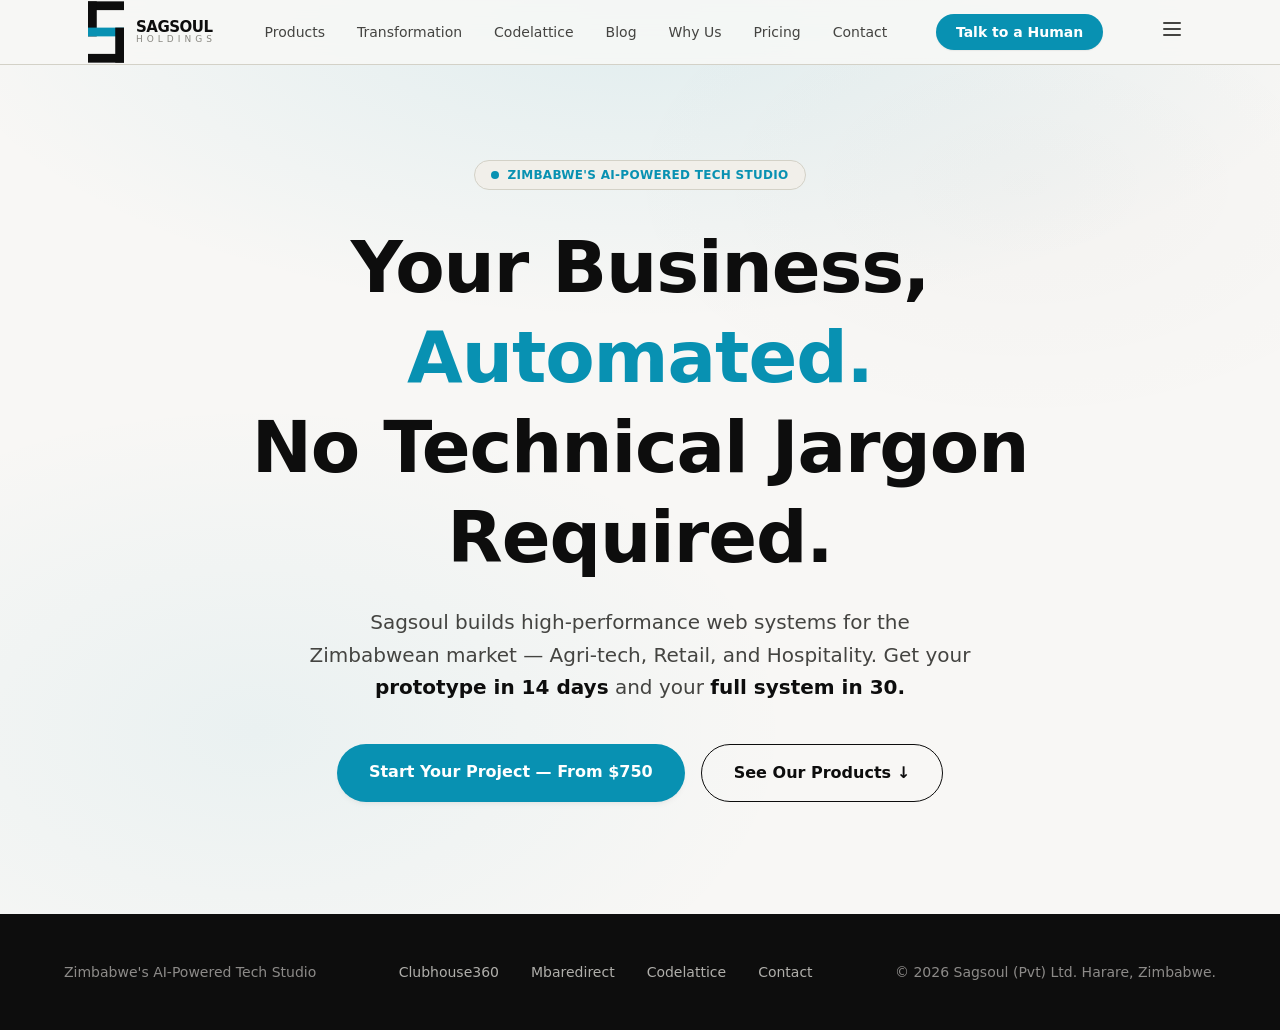
<file: index.html>
<!DOCTYPE html>
<html lang="en" class="scroll-smooth">
<head>
  <meta charset="UTF-8" />
  <meta name="viewport" content="width=device-width, initial-scale=1.0" />
  <title>Sagsoul Holdings — Your Business, Automated.</title>
  <meta name="description" content="Sagsoul builds high-performance web systems for the Zimbabwean market. AI-accelerated engineering that speaks Human, not Technical." />
  <link rel="icon" type="image/svg+xml" href="data:image/svg+xml,%3Csvg xmlns='http://www.w3.org/2000/svg' viewBox='0 0 74 126'%3E%3Crect fill='%23F8F7F5' x='0' y='0' width='74' height='126'/%3E%3Crect fill='%230D0D0D' x='0' y='0' width='74' height='18'/%3E%3Crect fill='%230D0D0D' x='0' y='0' width='18' height='72'/%3E%3Crect fill='%230891B2' x='0' y='54' width='74' height='18'/%3E%3Crect fill='%230D0D0D' x='56' y='54' width='18' height='72'/%3E%3Crect fill='%230D0D0D' x='0' y='108' width='74' height='18'/%3E%3C/svg%3E" />
  <link rel="apple-touch-icon" href="data:image/svg+xml,%3Csvg xmlns='http://www.w3.org/2000/svg' viewBox='0 0 74 126'%3E%3Crect fill='%23F8F7F5' x='0' y='0' width='74' height='126'/%3E%3Crect fill='%230D0D0D' x='0' y='0' width='74' height='18'/%3E%3Crect fill='%230D0D0D' x='0' y='0' width='18' height='72'/%3E%3Crect fill='%230891B2' x='0' y='54' width='74' height='18'/%3E%3Crect fill='%230D0D0D' x='56' y='54' width='18' height='72'/%3E%3Crect fill='%230D0D0D' x='0' y='108' width='74' height='18'/%3E%3C/svg%3E" />
  <link rel="stylesheet" href="styles.css" />
  <link rel="stylesheet" href="light-theme.css" />
  <link rel="preconnect" href="https://fonts.googleapis.com" />
  <link rel="preconnect" href="https://fonts.gstatic.com" crossorigin />
  <link href="https://fonts.googleapis.com/css2?family=Outfit:wght@300;400;500;600;700;800;900&family=JetBrains+Mono:wght@400;500&display=swap" rel="stylesheet" />
</head>
<body class="bg-navy text-white font-sans antialiased">
  <header class="fixed top-0 inset-x-0 z-50 bg-navy/80 backdrop-blur-md border-b border-white/5">
    <div class="max-w-6xl mx-auto px-4 sm:px-6 flex items-center justify-between h-16">
      <a href="#" class="flex items-center gap-3" aria-label="Sagsoul Holdings">
        <svg width="36" height="62" viewBox="0 0 74 126" fill="none" xmlns="http://www.w3.org/2000/svg">
          <rect fill="#0D0D0D" x="0" y="0" width="74" height="18"/>
          <rect fill="#0D0D0D" x="0" y="0" width="18" height="72"/>
          <rect fill="#0891B2" x="0" y="54" width="74" height="18"/>
          <rect fill="#0D0D0D" x="56" y="54" width="18" height="72"/>
          <rect fill="#0D0D0D" x="0" y="108" width="74" height="18"/>
        </svg>
        <div style="line-height:1.1;">
          <div style="font-size:15px;font-weight:800;color:#0D0D0D;letter-spacing:-0.5px;">SAGSOUL</div>
          <div style="font-size:9px;font-weight:400;letter-spacing:4px;color:#888780;">HOLDINGS</div>
        </div>
      </a>
      <nav class="hidden md:flex items-center gap-8 text-sm font-medium text-white/70">
        <a href="#ecosystem" class="hover:text-gold transition-colors">Products</a>
        <a href="services/digital-transformation.html" class="hover:text-gold transition-colors">Transformation</a>
        <a href="codelattice/" class="hover:text-gold transition-colors">Codelattice</a>
        <a href="blog/" class="hover:text-gold transition-colors">Blog</a>
        <a href="#advantage" class="hover:text-gold transition-colors">Why Us</a>
        <a href="#pricing" class="hover:text-gold transition-colors">Pricing</a>
        <a href="#contact" class="hover:text-gold transition-colors">Contact</a>
      </nav>
      <a href="#contact" class="hidden md:inline-flex items-center gap-2 bg-gold text-navy font-bold text-sm px-5 py-2 rounded-full hover:bg-gold-400 transition-colors">Talk to a Human</a>
      <label for="mobile-menu-toggle" class="md:hidden cursor-pointer p-2 rounded-lg hover:bg-white/10 transition-colors">
        <svg class="w-6 h-6" fill="none" stroke="currentColor" stroke-width="2" viewBox="0 0 24 24"><path stroke-linecap="round" stroke-linejoin="round" d="M4 6h16M4 12h16M4 18h16"/></svg>
      </label>
    </div>
    <input type="checkbox" id="mobile-menu-toggle" class="hidden peer" />
    <div class="peer-checked:flex hidden flex-col bg-navy border-t border-white/5 px-4 pb-4 md:hidden">
      <a href="#ecosystem" class="py-3 border-b border-white/5 text-white/70 hover:text-gold font-medium">Products</a>
      <a href="services/digital-transformation.html" class="py-3 border-b border-white/5 text-white/70 hover:text-gold font-medium">Transformation</a>
      <a href="codelattice/" class="py-3 border-b border-white/5 text-white/70 hover:text-gold font-medium">Codelattice</a>
      <a href="blog/" class="py-3 border-b border-white/5 text-white/70 hover:text-gold font-medium">Blog</a>
      <a href="#advantage" class="py-3 border-b border-white/5 text-white/70 hover:text-gold font-medium">Why Us</a>
      <a href="#pricing" class="py-3 border-b border-white/5 text-white/70 hover:text-gold font-medium">Pricing</a>
      <a href="#contact" class="py-3 text-white/70 hover:text-gold font-medium">Contact</a>
    </div>
  </header>
  <section class="relative hero-glow pt-40 pb-28 px-4 sm:px-6 text-center overflow-hidden">
    <div class="relative max-w-4xl mx-auto">
      <div class="inline-flex items-center gap-2 bg-white/5 border border-white/10 rounded-full px-4 py-1.5 text-xs font-semibold text-gold mb-8 tracking-wide uppercase">
        <span class="w-2 h-2 rounded-full bg-gold animate-pulse"></span>
        Zimbabwe's AI-Powered Tech Studio
      </div>
      <h1 class="text-4xl sm:text-5xl md:text-6xl lg:text-7xl font-black leading-tight tracking-tight mb-6">
        Your Business,<br /><span class="text-gold-gradient">Automated.</span><br />No Technical Jargon Required.
      </h1>
      <p class="text-lg sm:text-xl text-white/60 max-w-2xl mx-auto mb-10 leading-relaxed">
        Sagsoul builds high-performance web systems for the Zimbabwean market — Agri-tech, Retail, and Hospitality.
        Get your <span class="text-white font-semibold">prototype in 14 days</span> and your <span class="text-white font-semibold">full system in 30.</span>
      </p>
      <div class="flex flex-col sm:flex-row gap-4 justify-center">
        <a href="#contact" class="bg-gold text-navy font-bold px-8 py-4 rounded-full text-base hover:bg-gold-400 transition-all shadow-lg shadow-gold/20">Start Your Project — From $750</a>
        <a href="#ecosystem" class="border border-white/20 text-white font-semibold px-8 py-4 rounded-full text-base hover:bg-white/5 transition-all">See Our Products ↓</a>
      </div>
    </div>
  </section>
  <footer class="py-12 px-4 sm:px-6 border-t border-white/5">
    <div class="max-w-6xl mx-auto">
      <div class="flex flex-col md:flex-row items-center justify-between gap-8">
        <p class="text-white/30 text-sm">Zimbabwe's AI-Powered Tech Studio</p>
        <div class="flex flex-wrap justify-center gap-x-8 gap-y-3 text-sm text-white/40">
          <a href="https://clubhouse360.net" target="_blank" rel="noopener noreferrer" class="hover:text-gold transition-colors">Clubhouse360</a>
          <a href="https://mbaredirect.com" target="_blank" rel="noopener noreferrer" class="hover:text-gold transition-colors">Mbaredirect</a>
          <a href="codelattice/" class="hover:text-gold transition-colors">Codelattice</a>
          <a href="#contact" class="hover:text-gold transition-colors">Contact</a>
        </div>
        <p class="text-white/20 text-sm">&copy; <span id="year"></span> Sagsoul (Pvt) Ltd. Harare, Zimbabwe.</p>
      </div>
    </div>
  </footer>
  <script>document.getElementById('year').textContent = new Date().getFullYear();</script>
</body>
</html>
</file>
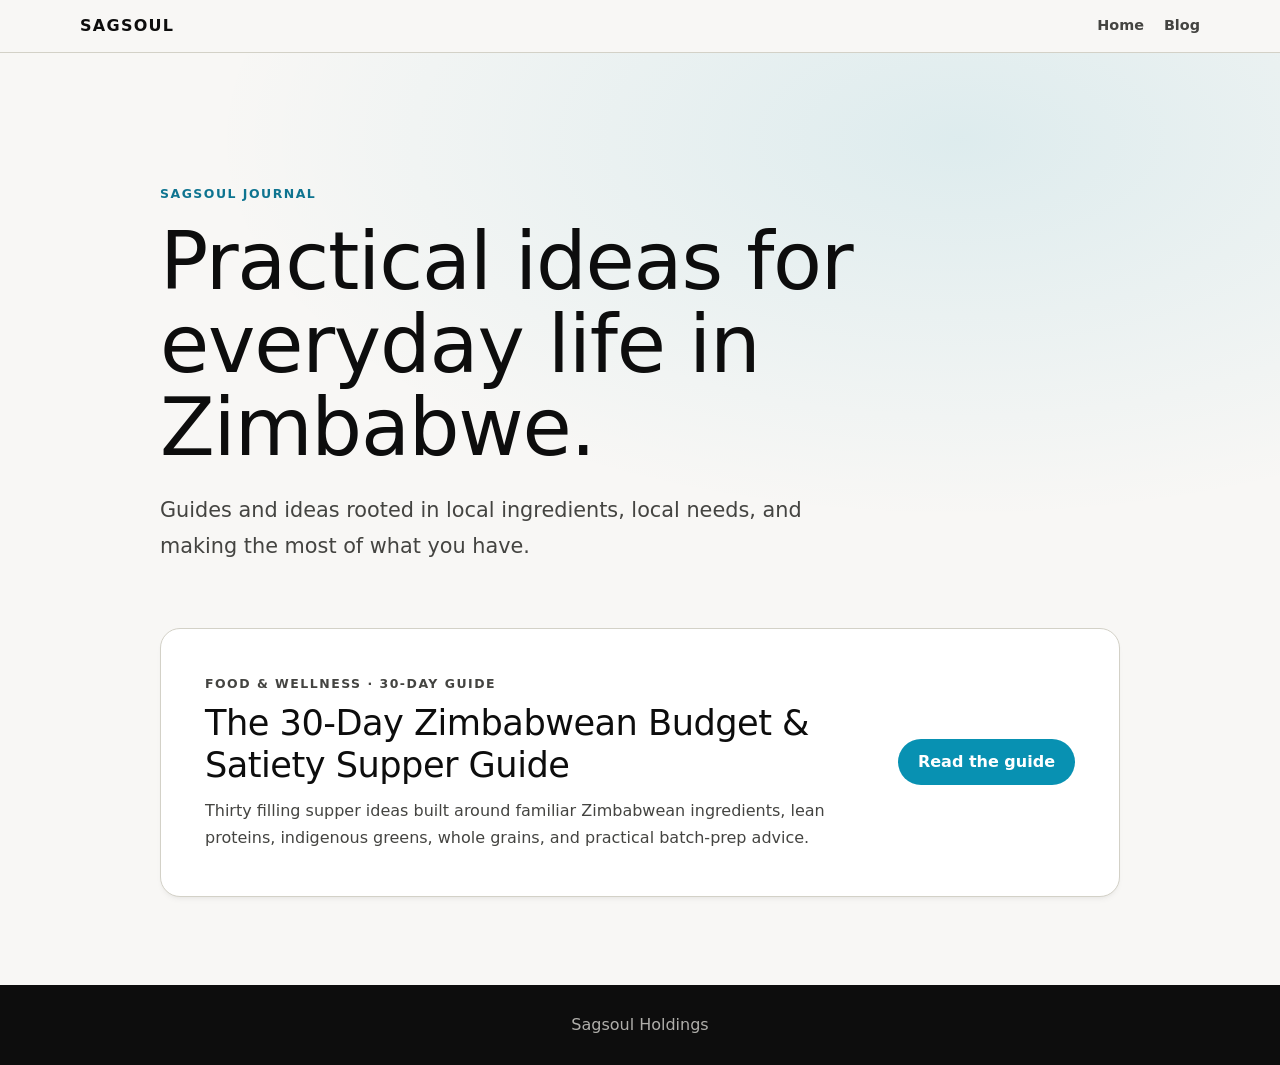
<file: blog/index.html>
<!DOCTYPE html>
<html lang="en">
<head>
  <meta charset="UTF-8" />
  <meta name="viewport" content="width=device-width, initial-scale=1.0" />
  <meta name="description" content="Practical ideas and guides from Sagsoul, made for everyday life in Zimbabwe." />
  <title>Blog — Sagsoul</title>
  <link rel="stylesheet" href="../styles.css" />
  <link rel="stylesheet" href="../light-theme.css" />
  <link rel="stylesheet" href="blog.css" />
  <link rel="preconnect" href="https://fonts.googleapis.com" />
  <link rel="preconnect" href="https://fonts.gstatic.com" crossorigin />
  <link href="https://fonts.googleapis.com/css2?family=Outfit:wght@300;400;500;600;700;800&display=swap" rel="stylesheet" />
</head>
<body class="blog-shell font-sans">
  <header class="blog-site-header">
    <a class="blog-brand" href="../">SAGSOUL</a>
    <nav class="blog-nav" aria-label="Main navigation">
      <a href="../">Home</a>
      <a href="./" aria-current="page">Blog</a>
    </nav>
  </header>
  <main>
    <section class="blog-hero">
      <div class="blog-container">
        <p class="blog-eyebrow">Sagsoul Journal</p>
        <h1>Practical ideas for everyday life in Zimbabwe.</h1>
        <p>Guides and ideas rooted in local ingredients, local needs, and making the most of what you have.</p>
      </div>
    </section>
    <section class="blog-content">
      <div class="blog-container">
        <article class="blog-card">
          <div>
            <p class="blog-eyebrow">Food &amp; Wellness · 30-day guide</p>
            <h2><a href="30-day-budget-low-calorie-zimbabwean-supper-plan.html">The 30-Day Zimbabwean Budget &amp; Satiety Supper Guide</a></h2>
            <p>Thirty filling supper ideas built around familiar Zimbabwean ingredients, lean proteins, indigenous greens, whole grains, and practical batch-prep advice.</p>
          </div>
          <a class="blog-card-link" href="30-day-budget-low-calorie-zimbabwean-supper-plan.html">Read the guide</a>
        </article>
      </div>
    </section>
  </main>
  <footer class="blog-footer">
    <a href="../">Sagsoul Holdings</a>
  </footer>
</body>
</html>
</file>
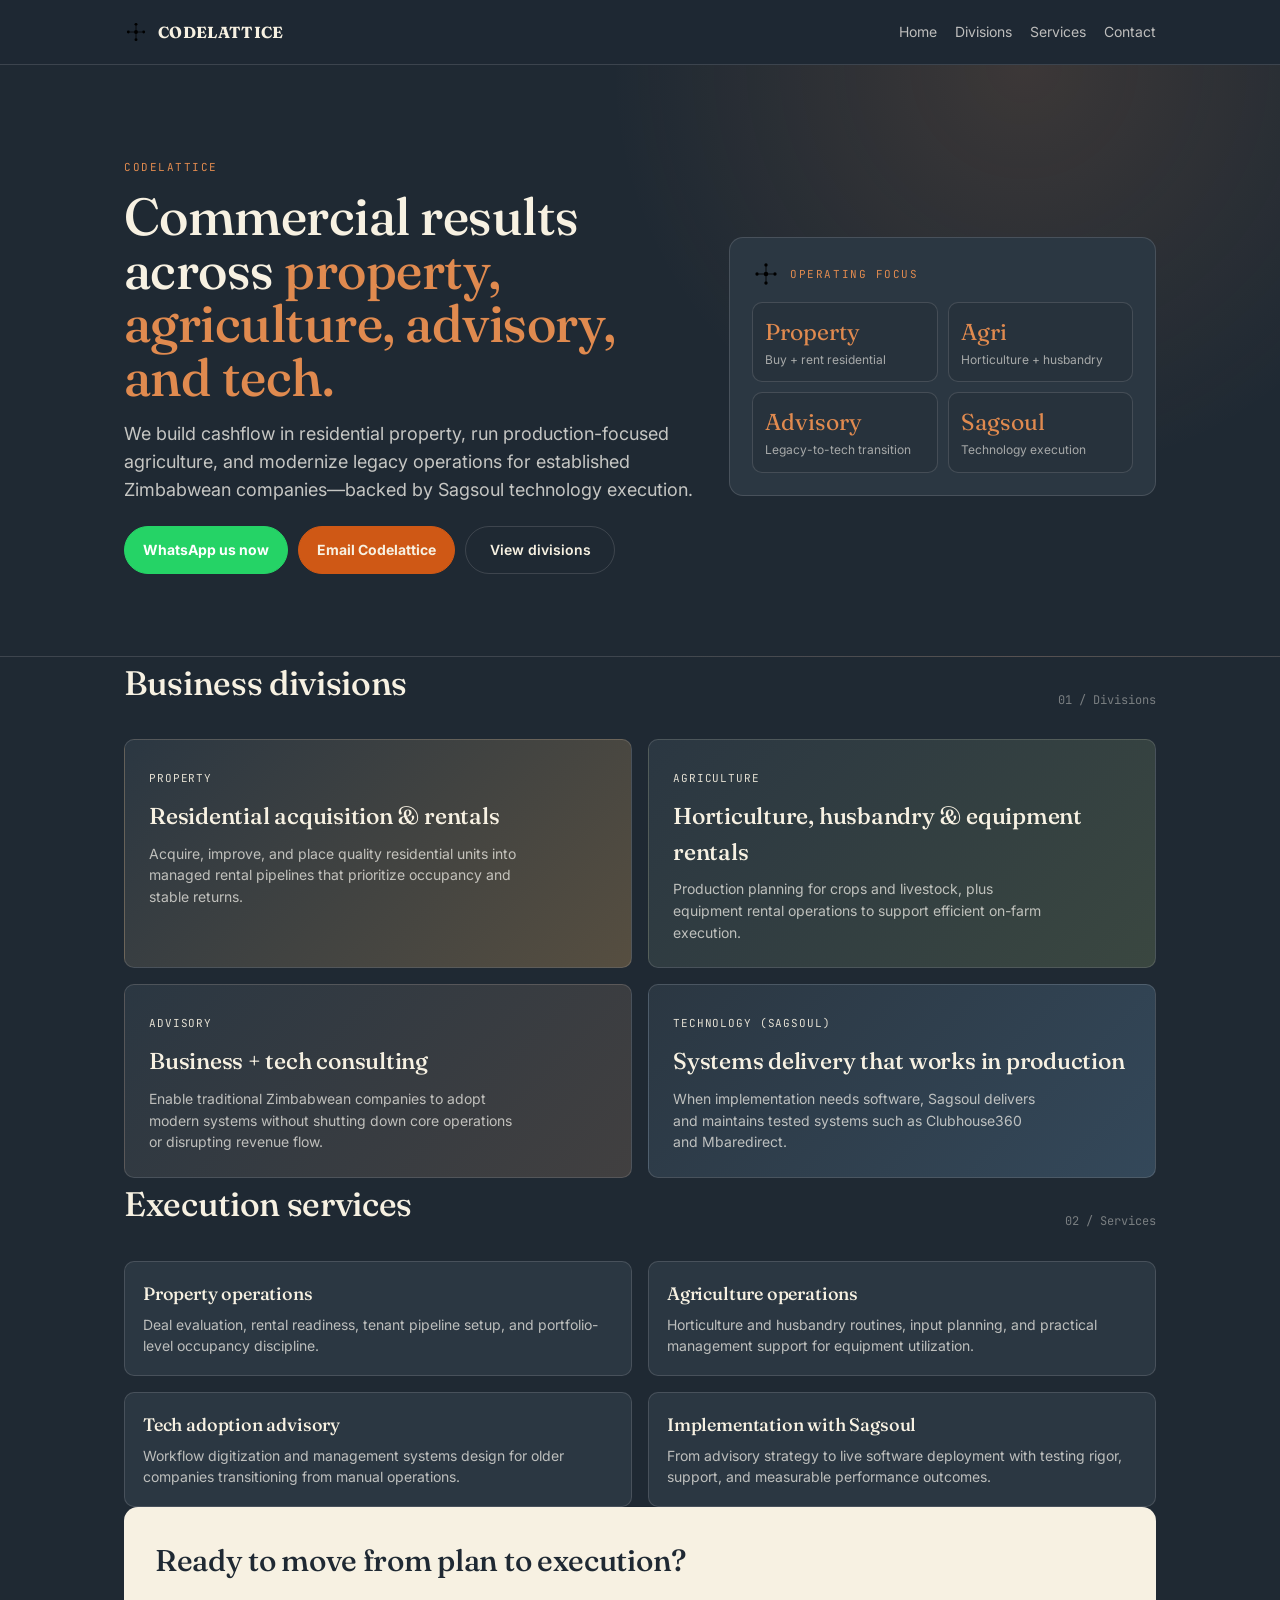
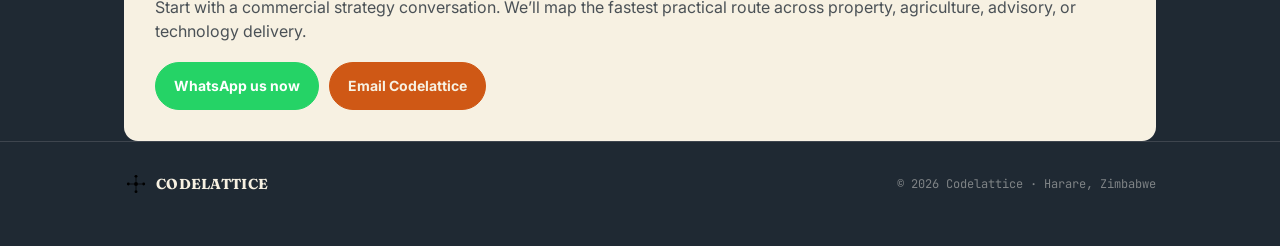
<file: codelattice/index.html>
<!DOCTYPE html>
<html lang="en">
<head>
  <meta charset="UTF-8" />
  <meta name="viewport" content="width=device-width, initial-scale=1.0" />
  <title>Codelattice — Property, Agriculture, Advisory, Technology</title>
  <meta name="description" content="Codelattice drives residential property returns, practical agriculture operations, and advisory-led tech modernization for established Zimbabwean businesses." />
  <link rel="preconnect" href="https://fonts.googleapis.com" />
  <link rel="preconnect" href="https://fonts.gstatic.com" crossorigin />
  <link href="https://fonts.googleapis.com/css2?family=Fraunces:opsz,wght@9..144,400;9..144,500;9..144,600&family=Inter:wght@400;500;600;700;800&family=JetBrains+Mono:wght@500&display=swap" rel="stylesheet" />
  <style>
    :root{
      --charcoal:#1F2933;
      --charcoal-2:#2B3742;
      --ivory:#F7F1E2;
      --ember:#CF5815;
      --ember-soft:#E08A4F;
      --line: rgba(245,242,236,0.14);
      --line-dark: rgba(31,41,51,0.12);
      --tech:#3E5C76;
      --advisory:#5C4A3E;
      --agri:#4C5A3E;
      --property:#8A6A3E;
      --wa:#25D366;
      --wa-dark:#1DA851;
    }
    *{box-sizing:border-box;margin:0;padding:0}
    body{background:var(--charcoal);color:var(--ivory);font-family:'Inter',sans-serif;line-height:1.55;-webkit-font-smoothing:antialiased}
    a{text-decoration:none;color:inherit}
    .wrap{max-width:1080px;margin:0 auto;padding:0 24px}
    section{padding:84px 0}
    h1,h2,h3{font-family:'Fraunces',serif;font-weight:500;letter-spacing:-0.01em}

    .topbar{position:sticky;top:0;z-index:30;background:rgba(31,41,51,.9);border-bottom:1px solid var(--line);backdrop-filter:blur(8px)}
    .topbar-inner{height:64px;display:flex;align-items:center;justify-content:space-between;gap:20px}
    .brand{display:flex;align-items:center;gap:10px}
    .brand-logo{width:24px;height:24px;color:var(--ember-soft)}
    .brand-wordmark{font-family:'Fraunces',serif;font-size:16px;letter-spacing:.02em}
    .menu{display:flex;gap:18px;list-style:none;color:rgba(245,242,236,.74);font-size:14px}
    .menu a:hover{color:var(--ivory)}

    .hero{padding:94px 0 82px;border-bottom:1px solid var(--line);background:radial-gradient(circle at 80% 0%, rgba(224,138,79,.15), transparent 35%),var(--charcoal)}
    .hero-grid{display:grid;grid-template-columns:1.15fr .85fr;gap:28px;align-items:center}
    .eyebrow{font-family:'JetBrains Mono',monospace;font-size:11px;letter-spacing:.14em;text-transform:uppercase;color:var(--ember-soft);margin-bottom:14px;display:block}
    .hero h1{font-size:52px;line-height:1.03;max-width:760px}
    .hero h1 span{color:var(--ember-soft)}
    .lede{margin-top:16px;font-size:18px;color:rgba(245,242,236,.78);max-width:640px}
    .hero-cta{display:flex;gap:10px;flex-wrap:wrap;margin-top:22px}

    .btn{display:inline-flex;align-items:center;justify-content:center;border-radius:999px;padding:12px 18px;font-weight:700;font-size:14px;transition:.2s ease;min-width:150px}
    .btn-primary{background:var(--wa);border:1px solid var(--wa);color:#fff}
    .btn-primary:hover{background:var(--wa-dark);border-color:var(--wa-dark)}
    .btn-secondary{background:var(--ember);border:1px solid var(--ember);color:var(--ivory)}
    .btn-secondary:hover{background:var(--ember-soft);border-color:var(--ember-soft)}
    .btn-ghost{border:1px solid var(--line);color:var(--ivory);font-weight:600}

    .hero-panel{border:1px solid var(--line);border-radius:14px;background:var(--charcoal-2);padding:22px}
    .panel-logo{display:flex;align-items:center;gap:10px;margin-bottom:14px}
    .panel-logo img{width:28px;height:28px;color:var(--ember-soft)}
    .mini-kpis{display:grid;grid-template-columns:1fr 1fr;gap:10px}
    .kpi{border:1px solid var(--line);border-radius:10px;padding:12px;background:rgba(0,0,0,.08)}
    .kpi .v{font-family:'Fraunces',serif;font-size:23px;color:var(--ember-soft)}
    .kpi .l{font-size:12px;color:rgba(245,242,236,.62)}

    .section-head{display:flex;justify-content:space-between;align-items:flex-end;margin-bottom:30px;gap:12px;flex-wrap:wrap}
    .section-head h2{font-size:34px}
    .sec-num{font-family:'JetBrains Mono',monospace;font-size:12px;color:rgba(245,242,236,.42)}

    .div-grid{display:grid;grid-template-columns:repeat(2,1fr);gap:16px}
    .div-card{border-radius:10px;padding:24px;border:1px solid var(--line);transition:transform .2s ease,border-color .2s ease}
    .div-card:hover{transform:translateY(-2px);border-color:rgba(224,138,79,.55)}
    .div-tag{font-family:'JetBrains Mono',monospace;font-size:11px;text-transform:uppercase;letter-spacing:.08em;opacity:.9}
    .div-card h3{font-size:23px;margin:10px 0 8px}
    .div-card p{font-size:14px;color:rgba(245,242,236,.72);max-width:370px}
    .div-tech{background:linear-gradient(135deg,var(--charcoal-2),var(--tech) 220%)}
    .div-advisory{background:linear-gradient(135deg,var(--charcoal-2),var(--advisory) 220%)}
    .div-agri{background:linear-gradient(135deg,var(--charcoal-2),var(--agri) 220%)}
    .div-property{background:linear-gradient(135deg,var(--charcoal-2),var(--property) 220%)}

    .service-list{display:grid;grid-template-columns:repeat(2,1fr);gap:16px;margin-top:18px}
    .service-item{border:1px solid var(--line);border-radius:10px;padding:18px;background:var(--charcoal-2)}
    .service-item h3{font-size:18px;margin-bottom:6px}
    .service-item p{font-size:14px;color:rgba(245,242,236,.72)}

    .cta-panel{border:1px solid var(--line);border-radius:14px;background:var(--ivory);color:var(--charcoal);padding:30px}
    .cta-panel h2{font-size:30px}
    .cta-panel p{margin-top:10px;color:rgba(31,41,51,.8)}
    .cta-buttons{display:flex;gap:10px;flex-wrap:wrap;margin-top:18px}

    .footer{border-top:1px solid var(--line);padding:30px 0 50px}
    .footer-inner{display:flex;justify-content:space-between;gap:20px;flex-wrap:wrap;align-items:center}
    .footer p{font-size:12px;color:rgba(245,242,236,.45);font-family:'JetBrains Mono',monospace}

    @media (max-width:920px){
      .hero-grid{grid-template-columns:1fr}
      .hero h1{font-size:42px}
      .menu{display:none}
    }

    @media (max-width:760px){
      section{padding:56px 0}
      .hero{padding:78px 0 66px}
      .hero h1{font-size:34px;line-height:1.07}
      .lede{font-size:16px;margin-top:12px}
      .wrap{padding:0 16px}
      .div-grid,.service-list{grid-template-columns:1fr}
      .hero-cta,.cta-buttons{gap:8px;margin-top:14px}
      .btn{width:100%;min-width:0;padding:12px 14px}
      .cta-panel{padding:22px}
      .cta-panel h2{font-size:26px}
    }
  </style>
</head>
<body>
  <div class="topbar">
    <div class="wrap">
      <div class="topbar-inner">
        <a href="/" class="brand" aria-label="Sagsoul Holdings">
          <img src="assets/logo.svg" alt="Codelattice logo" class="brand-logo" />
          <div class="brand-wordmark"><b>CODELATTICE</b></div>
        </a>
        <ul class="menu">
          <li><a href="/">Home</a></li>
          <li><a href="#divisions">Divisions</a></li>
          <li><a href="#services">Services</a></li>
          <li><a href="#contact">Contact</a></li>
        </ul>
      </div>
    </div>
  </div>

  <section class="hero">
    <div class="wrap hero-grid">
      <div>
        <span class="eyebrow">Codelattice</span>
        <h1>Commercial results across <span>property, agriculture, advisory, and tech.</span></h1>
        <p class="lede">We build cashflow in residential property, run production-focused agriculture, and modernize legacy operations for established Zimbabwean companies—backed by Sagsoul technology execution.</p>
        <div class="hero-cta">
          <a href="https://wa.me/263788844602" target="_blank" rel="noopener noreferrer" class="btn btn-primary">WhatsApp us now</a>
          <a href="mailto:hello@sagsoul.net" class="btn btn-secondary">Email Codelattice</a>
          <a href="#divisions" class="btn btn-ghost">View divisions</a>
        </div>
      </div>
      <aside class="hero-panel" aria-label="Operating summary">
        <div class="panel-logo">
          <img src="assets/logo.svg" alt="Codelattice logo" />
          <span class="eyebrow" style="margin:0">Operating focus</span>
        </div>
        <div class="mini-kpis">
          <div class="kpi"><div class="v">Property</div><div class="l">Buy + rent residential</div></div>
          <div class="kpi"><div class="v">Agri</div><div class="l">Horticulture + husbandry</div></div>
          <div class="kpi"><div class="v">Advisory</div><div class="l">Legacy-to-tech transition</div></div>
          <div class="kpi"><div class="v">Sagsoul</div><div class="l">Technology execution</div></div>
        </div>
      </aside>
    </div>
  </section>

  <section id="divisions" class="wrap">
    <div class="section-head">
      <h2>Business divisions</h2>
      <span class="sec-num">01 / Divisions</span>
    </div>
    <div class="div-grid">
      <article class="div-card div-property">
        <span class="div-tag">Property</span>
        <h3>Residential acquisition & rentals</h3>
        <p>Acquire, improve, and place quality residential units into managed rental pipelines that prioritize occupancy and stable returns.</p>
      </article>
      <article class="div-card div-agri">
        <span class="div-tag">Agriculture</span>
        <h3>Horticulture, husbandry & equipment rentals</h3>
        <p>Production planning for crops and livestock, plus equipment rental operations to support efficient on-farm execution.</p>
      </article>
      <article class="div-card div-advisory">
        <span class="div-tag">Advisory</span>
        <h3>Business + tech consulting</h3>
        <p>Enable traditional Zimbabwean companies to adopt modern systems without shutting down core operations or disrupting revenue flow.</p>
      </article>
      <article class="div-card div-tech">
        <span class="div-tag">Technology (Sagsoul)</span>
        <h3>Systems delivery that works in production</h3>
        <p>When implementation needs software, Sagsoul delivers and maintains tested systems such as Clubhouse360 and Mbaredirect.</p>
      </article>
    </div>
  </section>

  <section id="services" class="wrap">
    <div class="section-head">
      <h2>Execution services</h2>
      <span class="sec-num">02 / Services</span>
    </div>
    <div class="service-list">
      <article class="service-item">
        <h3>Property operations</h3>
        <p>Deal evaluation, rental readiness, tenant pipeline setup, and portfolio-level occupancy discipline.</p>
      </article>
      <article class="service-item">
        <h3>Agriculture operations</h3>
        <p>Horticulture and husbandry routines, input planning, and practical management support for equipment utilization.</p>
      </article>
      <article class="service-item">
        <h3>Tech adoption advisory</h3>
        <p>Workflow digitization and management systems design for older companies transitioning from manual operations.</p>
      </article>
      <article class="service-item">
        <h3>Implementation with Sagsoul</h3>
        <p>From advisory strategy to live software deployment with testing rigor, support, and measurable performance outcomes.</p>
      </article>
    </div>
  </section>

  <section id="contact" class="wrap">
    <div class="cta-panel">
      <h2>Ready to move from plan to execution?</h2>
      <p>Start with a commercial strategy conversation. We’ll map the fastest practical route across property, agriculture, advisory, or technology delivery.</p>
      <div class="cta-buttons">
        <a href="https://wa.me/263788844602" target="_blank" rel="noopener noreferrer" class="btn btn-primary">WhatsApp us now</a>
        <a href="mailto:hello@sagsoul.net" class="btn btn-secondary">Email Codelattice</a>
      </div>
    </div>
  </section>

  <footer class="footer">
    <div class="wrap footer-inner">
      <a href="/" class="brand" style="gap:.5rem">
        <img src="assets/logo.svg" alt="Codelattice logo" class="brand-logo" />
        <div class="brand-wordmark" style="font-size:.9rem"><b>CODELATTICE</b></div>
      </a>
      <p>&copy; <span id="year"></span> Codelattice · Harare, Zimbabwe</p>
    </div>
  </footer>

  <script>
    document.getElementById('year').textContent = new Date().getFullYear();
  </script>
</body>
</html>
</file>
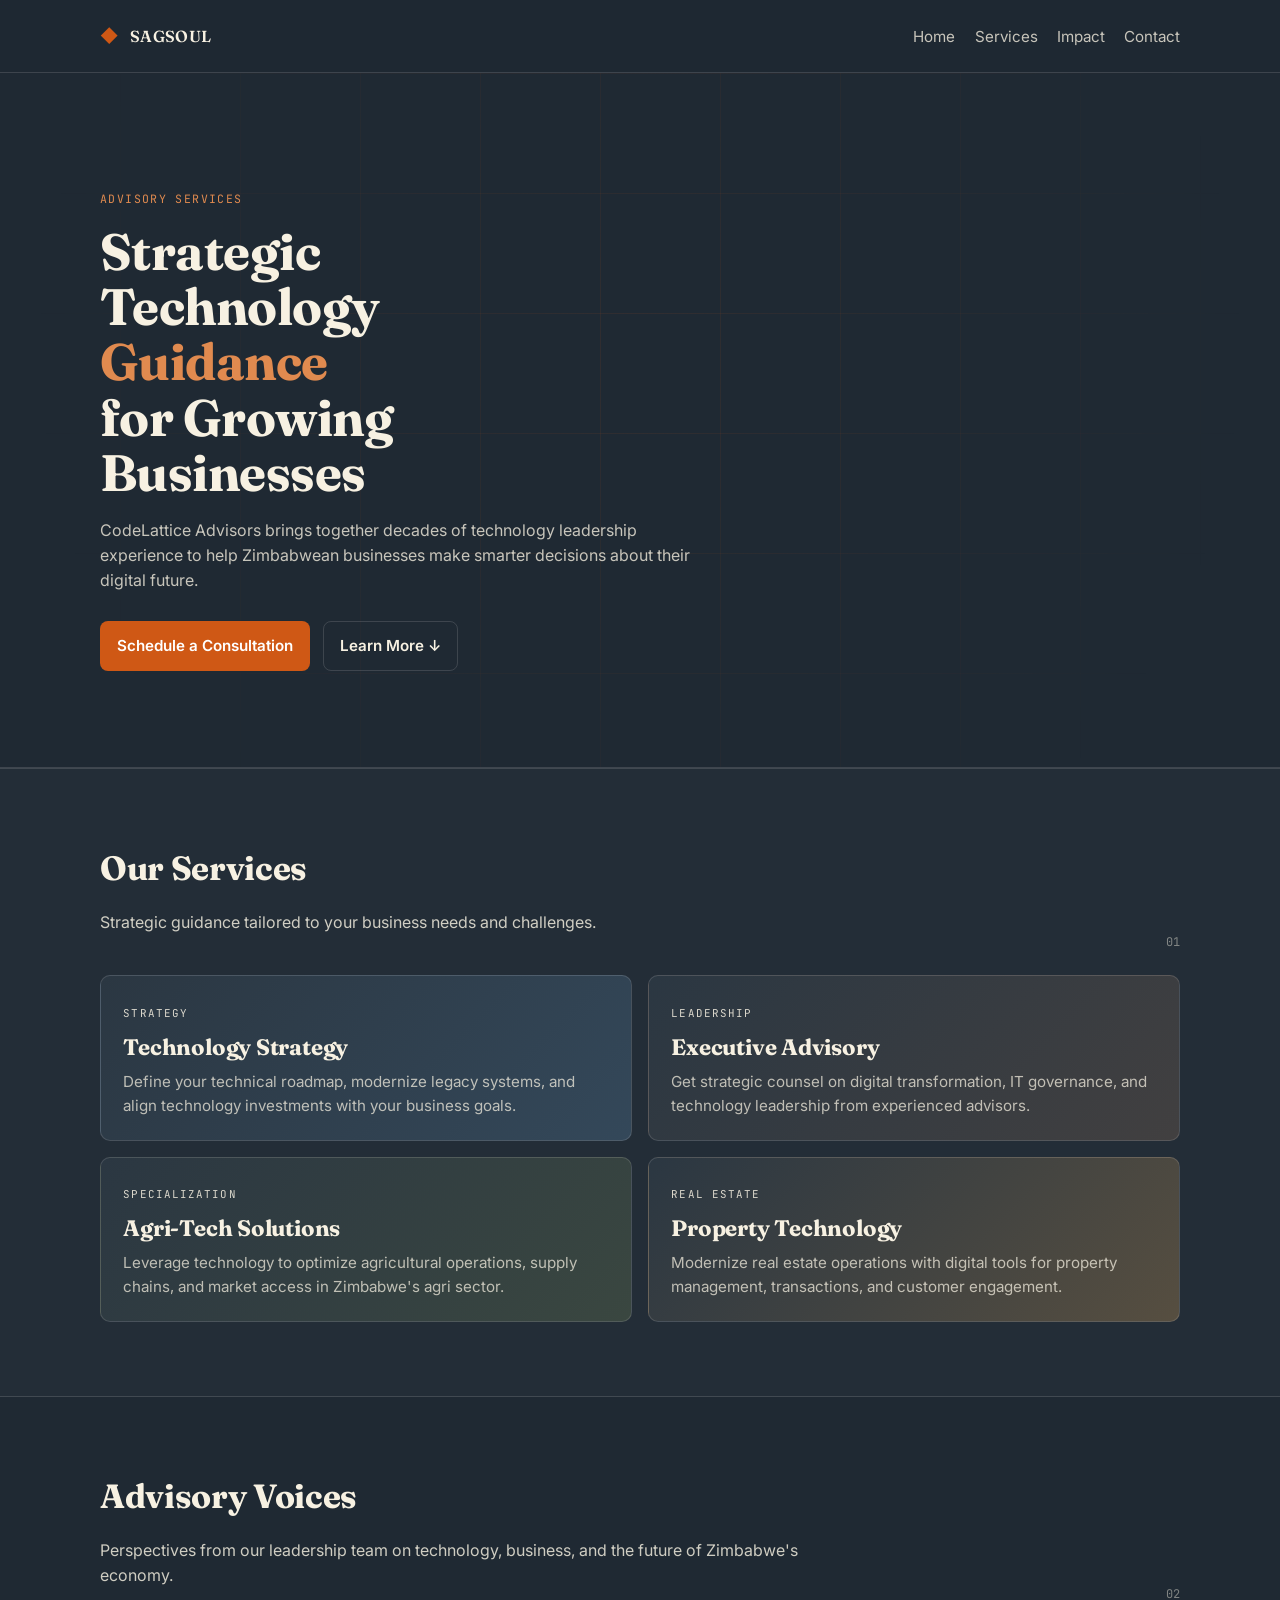
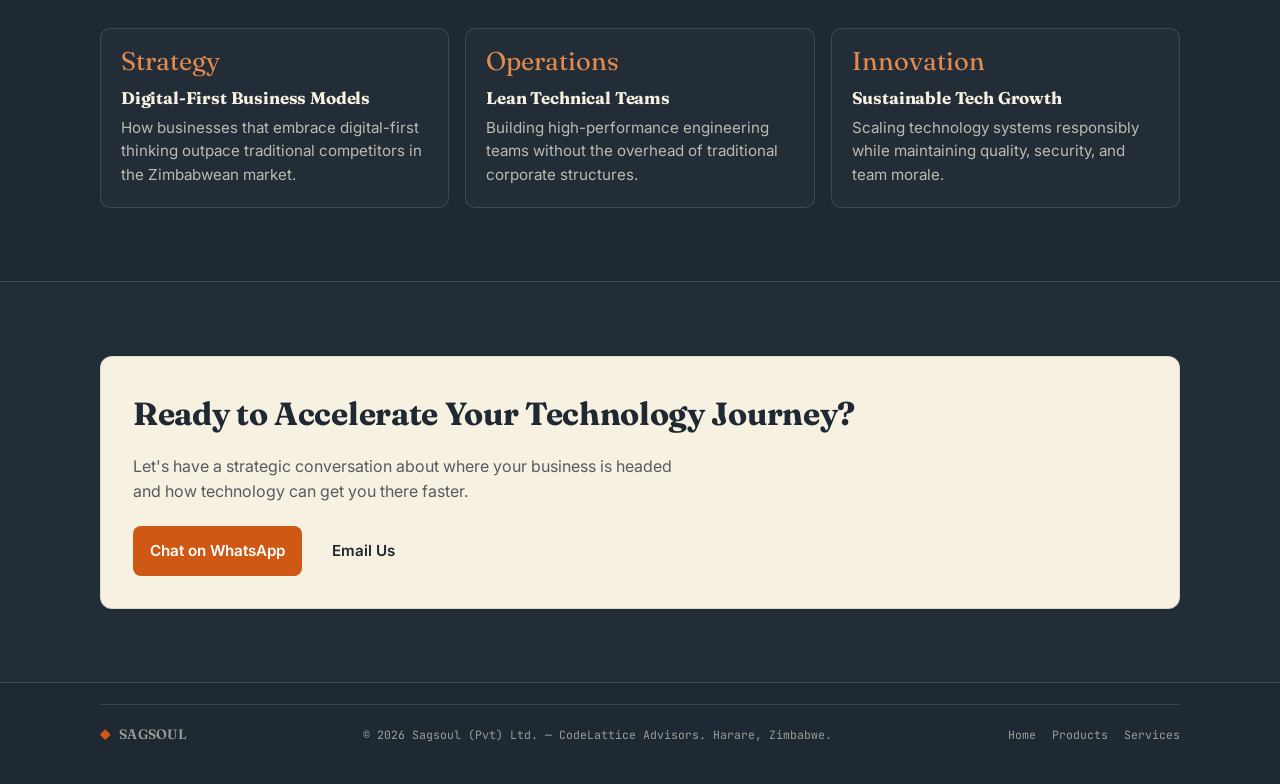
<file: codelattice-advisors.html>
<!DOCTYPE html>
<html lang="en">
<head>
  <meta charset="UTF-8" />
  <meta name="viewport" content="width=device-width, initial-scale=1.0" />
  <title>CodeLattice Advisors — Strategic Technology Guidance</title>
  <meta name="description" content="CodeLattice Advisors provides strategic technology guidance and consulting for Zimbabwean businesses." />
  <link rel="icon" type="image/svg+xml" href="data:image/svg+xml,%3Csvg xmlns='http://www.w3.org/2000/svg' viewBox='0 0 74 126'%3E%3Crect fill='%23F8F7F5' x='0' y='0' width='74' height='126'/%3E%3C/svg%3E" />
  <link rel="stylesheet" href="assets/css/codelattice-advisors.css" />
  <link rel="preconnect" href="https://fonts.googleapis.com" />
  <link rel="preconnect" href="https://fonts.gstatic.com" crossorigin />
  <link href="https://fonts.googleapis.com/css2?family=Fraunces:wght@600;700&family=Inter:wght@400;500;600&family=JetBrains+Mono:wght@400;500&display=swap" rel="stylesheet" />
</head>

<body>
  <!-- ══════════════════════════════
       NAVIGATION
  ══════════════════════════════ -->
  <div class="topbar">
    <div class="wrap">
      <div class="topbar-inner">
        <!-- Brand -->
        <a href="/" class="brand" aria-label="Sagsoul Holdings">
          <span class="brand-mark">◆</span>
          <div class="brand-wordmark"><b>SAGSOUL</b></div>
        </a>

        <!-- Menu -->
        <ul class="menu">
          <li><a href="/">Home</a></li>
          <li><a href="#services">Services</a></li>
          <li><a href="#impact">Impact</a></li>
          <li><a href="#contact">Contact</a></li>
        </ul>
      </div>
    </div>
  </div>

  <!-- ══════════════════════════════
       HERO
  ══════════════════════════════ -->
  <section class="hero">
    <div class="hero-bg"></div>
    <div class="wrap">
      <div class="hero-inner">
        <span class="eyebrow">Advisory Services</span>
        <h1>
          Strategic Technology <span>Guidance</span><br />
          for Growing Businesses
        </h1>
        <p class="lede">
          CodeLattice Advisors brings together decades of technology leadership experience to help Zimbabwean businesses make smarter decisions about their digital future.
        </p>
        <div class="hero-cta">
          <a href="#contact" class="btn btn-primary">Schedule a Consultation</a>
          <a href="#services" class="btn btn-ghost">Learn More ↓</a>
        </div>
      </div>
    </div>
  </section>

  <!-- ══════════════════════════════
       SERVICES
  ══════════════════════════════ -->
  <section id="services" class="section section-alt">
    <div class="wrap">
      <div class="section-head">
        <div>
          <h2>Our Services</h2>
          <p class="body-copy">Strategic guidance tailored to your business needs and challenges.</p>
        </div>
        <span class="sec-num">01</span>
      </div>

      <div class="div-grid">
        <!-- Technology Strategy -->
        <div class="div-card div-tech">
          <span class="div-tag">Strategy</span>
          <h3>Technology Strategy</h3>
          <p>
            Define your technical roadmap, modernize legacy systems, and align technology investments with your business goals.
          </p>
        </div>

        <!-- Advisory Board -->
        <div class="div-card div-advisory">
          <span class="div-tag">Leadership</span>
          <h3>Executive Advisory</h3>
          <p>
            Get strategic counsel on digital transformation, IT governance, and technology leadership from experienced advisors.
          </p>
        </div>

        <!-- Agri-Tech -->
        <div class="div-card div-agri">
          <span class="div-tag">Specialization</span>
          <h3>Agri-Tech Solutions</h3>
          <p>
            Leverage technology to optimize agricultural operations, supply chains, and market access in Zimbabwe's agri sector.
          </p>
        </div>

        <!-- Property Tech -->
        <div class="div-card div-property">
          <span class="div-tag">Real Estate</span>
          <h3>Property Technology</h3>
          <p>
            Modernize real estate operations with digital tools for property management, transactions, and customer engagement.
          </p>
        </div>
      </div>
    </div>
  </section>

  <!-- ══════════════════════════════
       IMPACT
  ══════════════════════════════ -->
  <section id="impact" class="section">
    <div class="wrap">
      <div class="section-head">
        <div>
          <h2>Advisory Voices</h2>
          <p class="body-copy">Perspectives from our leadership team on technology, business, and the future of Zimbabwe's economy.</p>
        </div>
        <span class="sec-num">02</span>
      </div>

      <div class="voice-grid">
        <div class="voice-card">
          <div class="n">Strategy</div>
          <h3>Digital-First Business Models</h3>
          <p>How businesses that embrace digital-first thinking outpace traditional competitors in the Zimbabwean market.</p>
        </div>

        <div class="voice-card">
          <div class="n">Operations</div>
          <h3>Lean Technical Teams</h3>
          <p>Building high-performance engineering teams without the overhead of traditional corporate structures.</p>
        </div>

        <div class="voice-card">
          <div class="n">Innovation</div>
          <h3>Sustainable Tech Growth</h3>
          <p>Scaling technology systems responsibly while maintaining quality, security, and team morale.</p>
        </div>
      </div>
    </div>
  </section>

  <!-- ══════════════════════════════
       CTA
  ══════════════════════════════ -->
  <section id="contact" class="section section-alt">
    <div class="wrap">
      <div class="cta-panel">
        <h2>Ready to Accelerate Your Technology Journey?</h2>
        <p>
          Let's have a strategic conversation about where your business is headed and how technology can get you there faster.
        </p>
        <div class="hero-cta" style="margin-top: 1.4rem;">
          <a href="https://wa.me/263788844602" target="_blank" rel="noopener noreferrer" class="btn btn-primary">Chat on WhatsApp</a>
          <a href="mailto:hello@sagsoul.net" class="btn btn-ghost" style="color: var(--charcoal);">Email Us</a>
        </div>
      </div>
    </div>
  </section>

  <!-- ══════════════════════════════
       FOOTER
  ══════════════════════════════ -->
  <footer class="footer">
    <div class="wrap">
      <div class="footer-inner">
        <div>
          <a href="/" class="brand" style="gap: 0.5rem;">
            <span class="brand-mark">◆</span>
            <div class="brand-wordmark" style="font-size: 0.85rem;"><b>SAGSOUL</b></div>
          </a>
        </div>
        <p>
          &copy; <span id="year"></span> Sagsoul (Pvt) Ltd. — CodeLattice Advisors. Harare, Zimbabwe.
        </p>
        <div style="display: flex; gap: 1rem;">
          <a href="/">Home</a>
          <a href="index.html#ecosystem">Products</a>
          <a href="#services">Services</a>
        </div>
      </div>
    </div>
  </footer>

  <script>
    document.getElementById('year').textContent = new Date().getFullYear();
  </script>
</body>
</html>
</file>
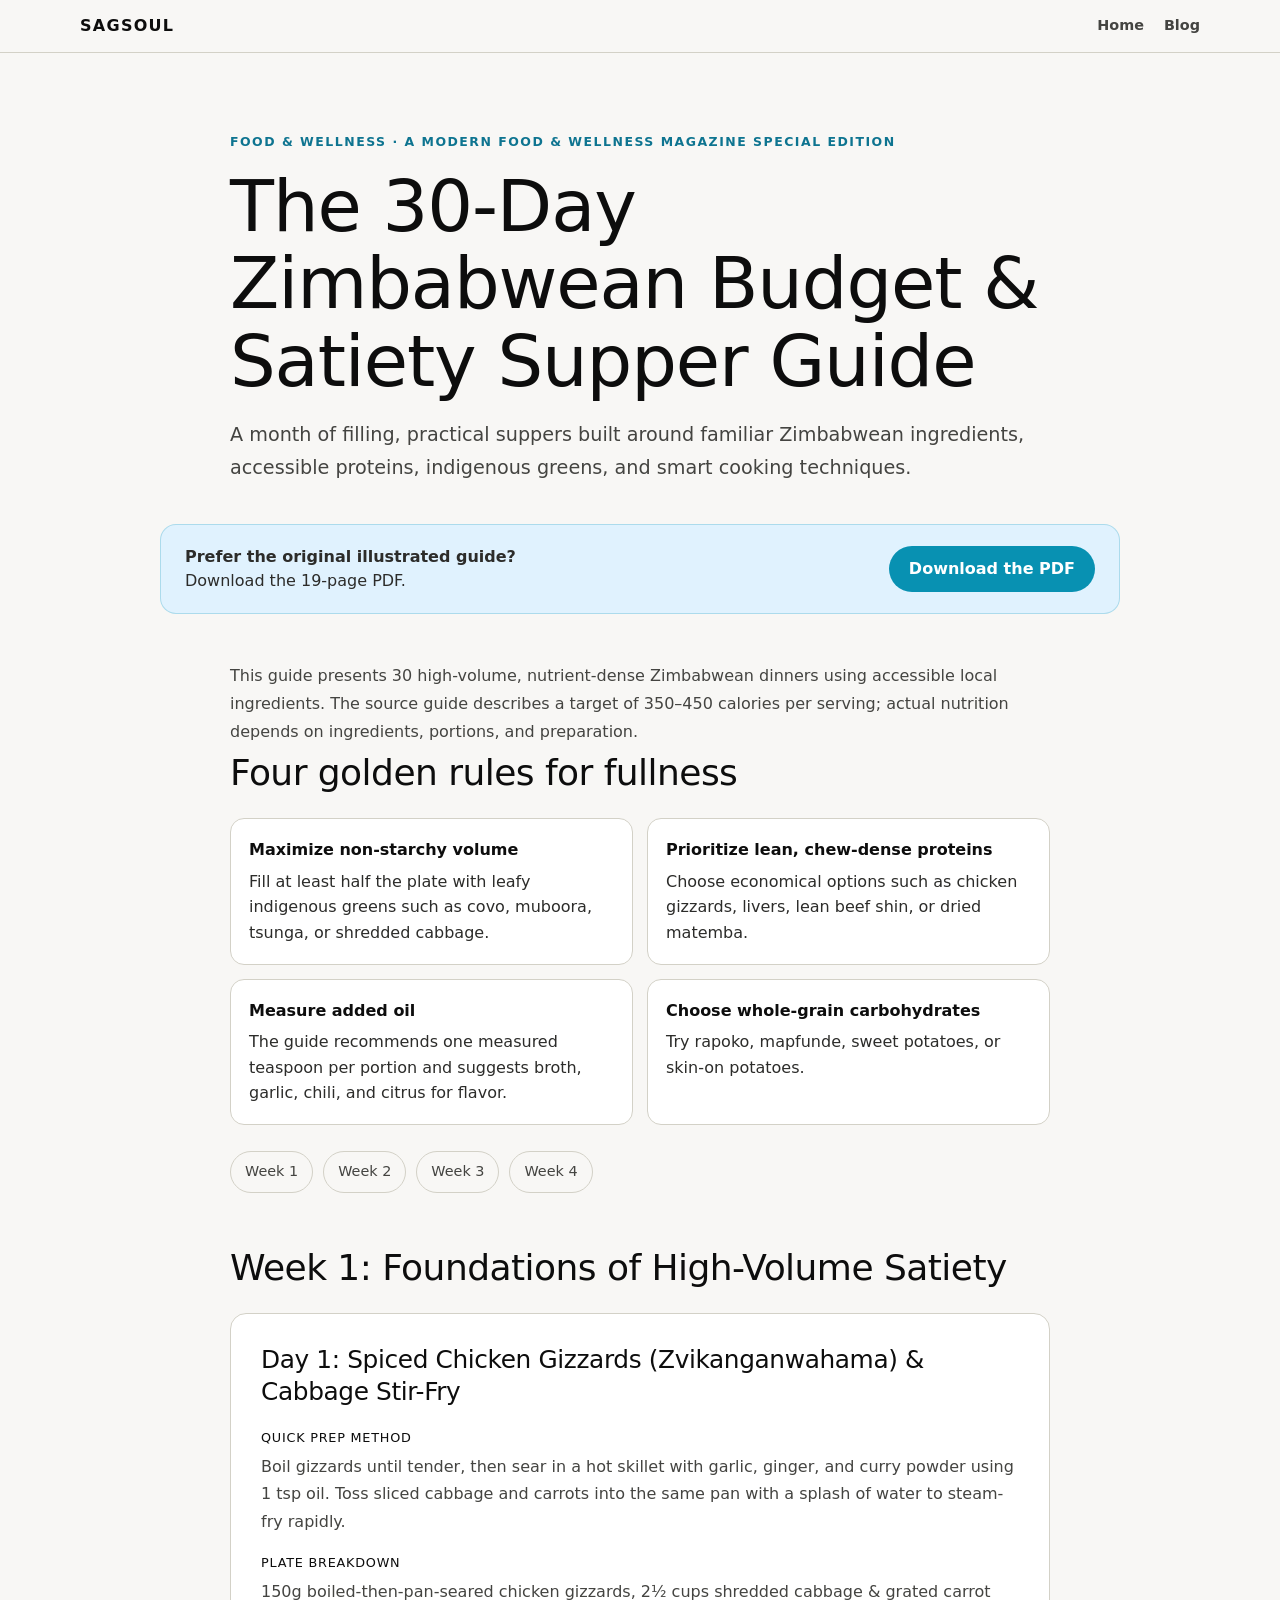
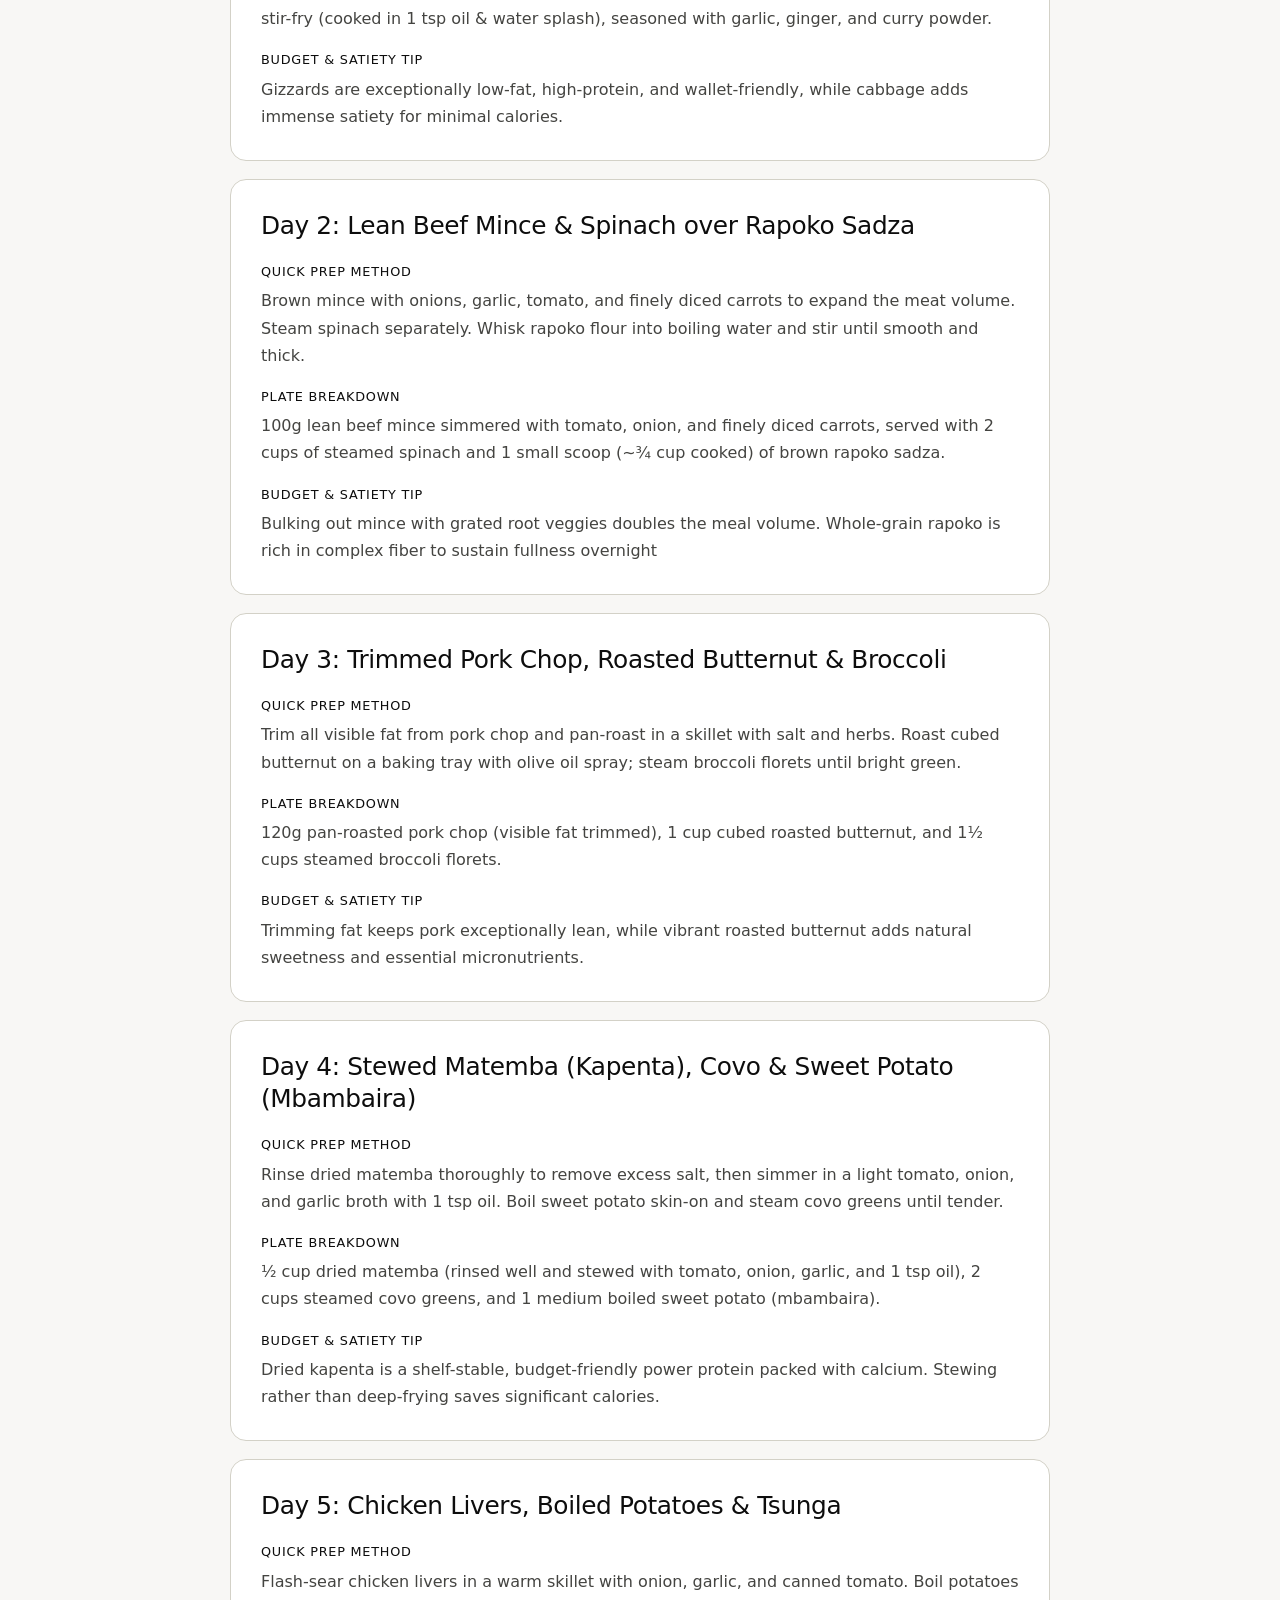
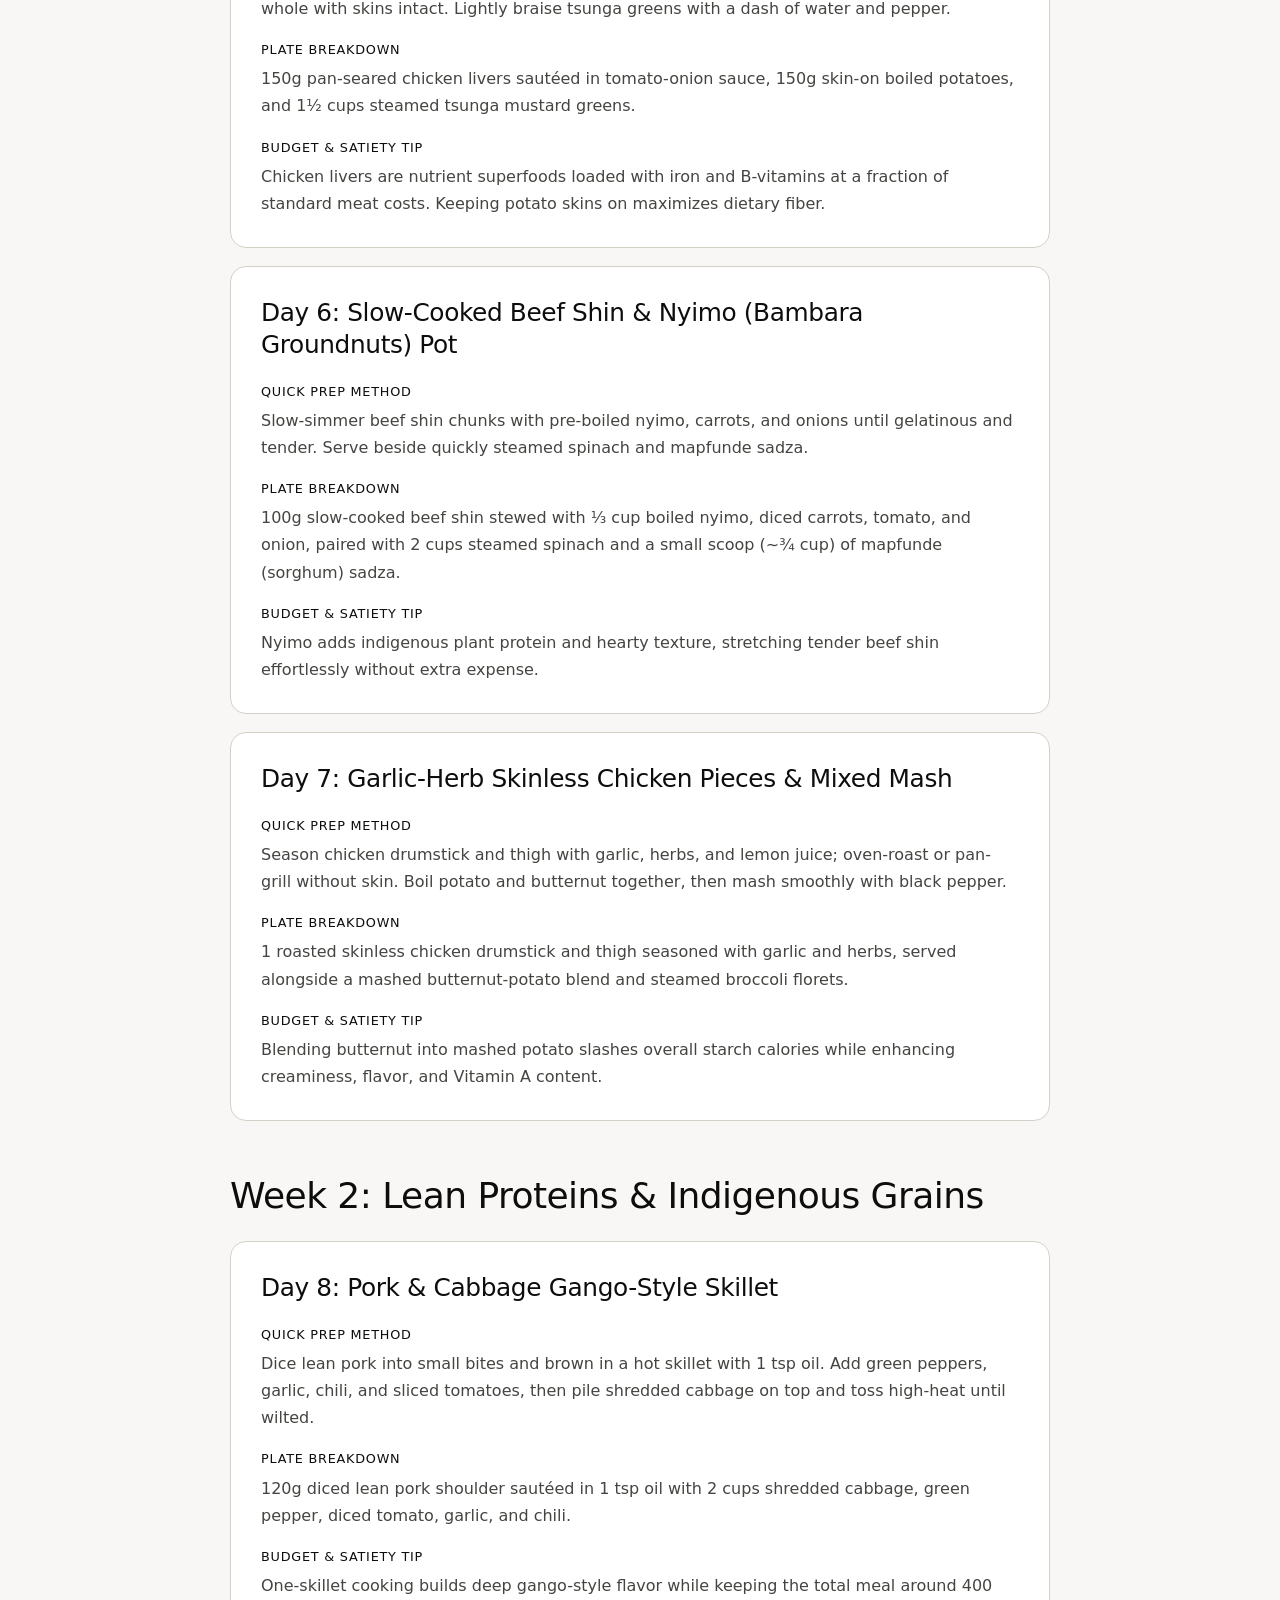
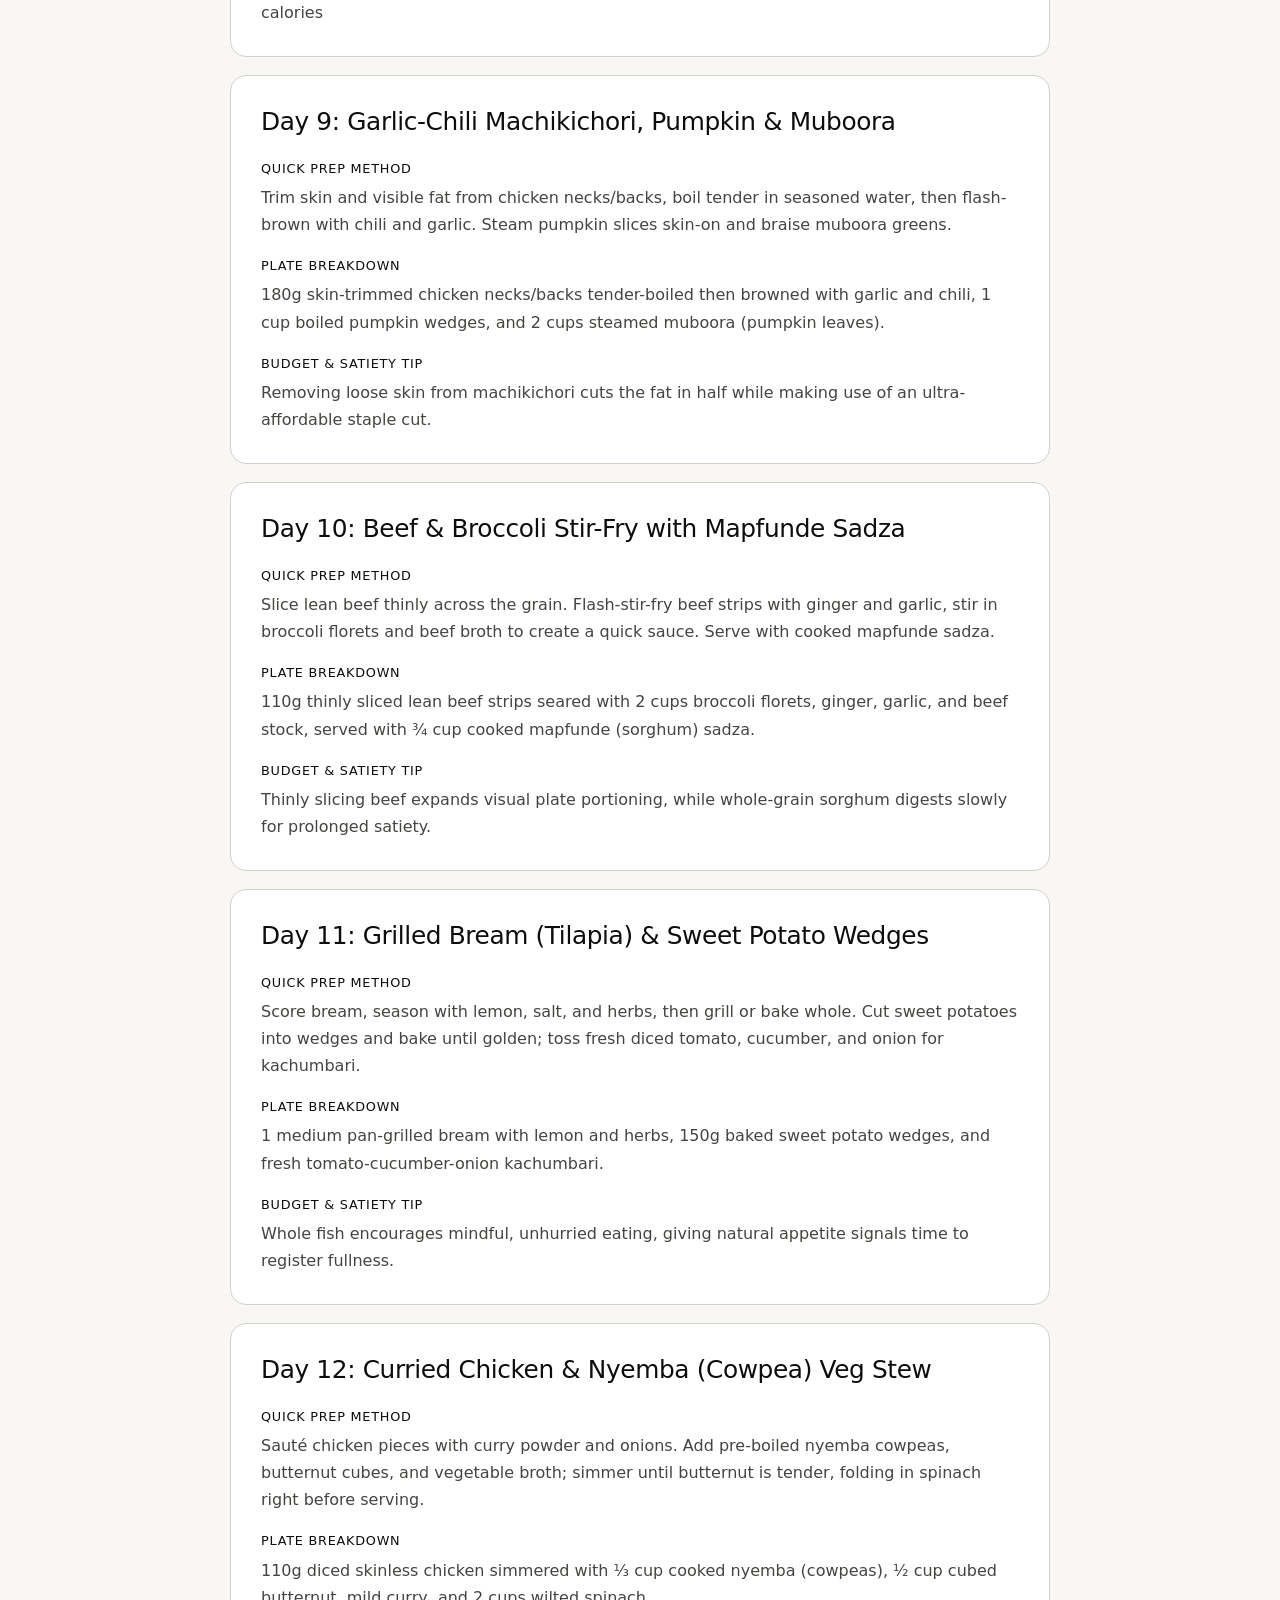
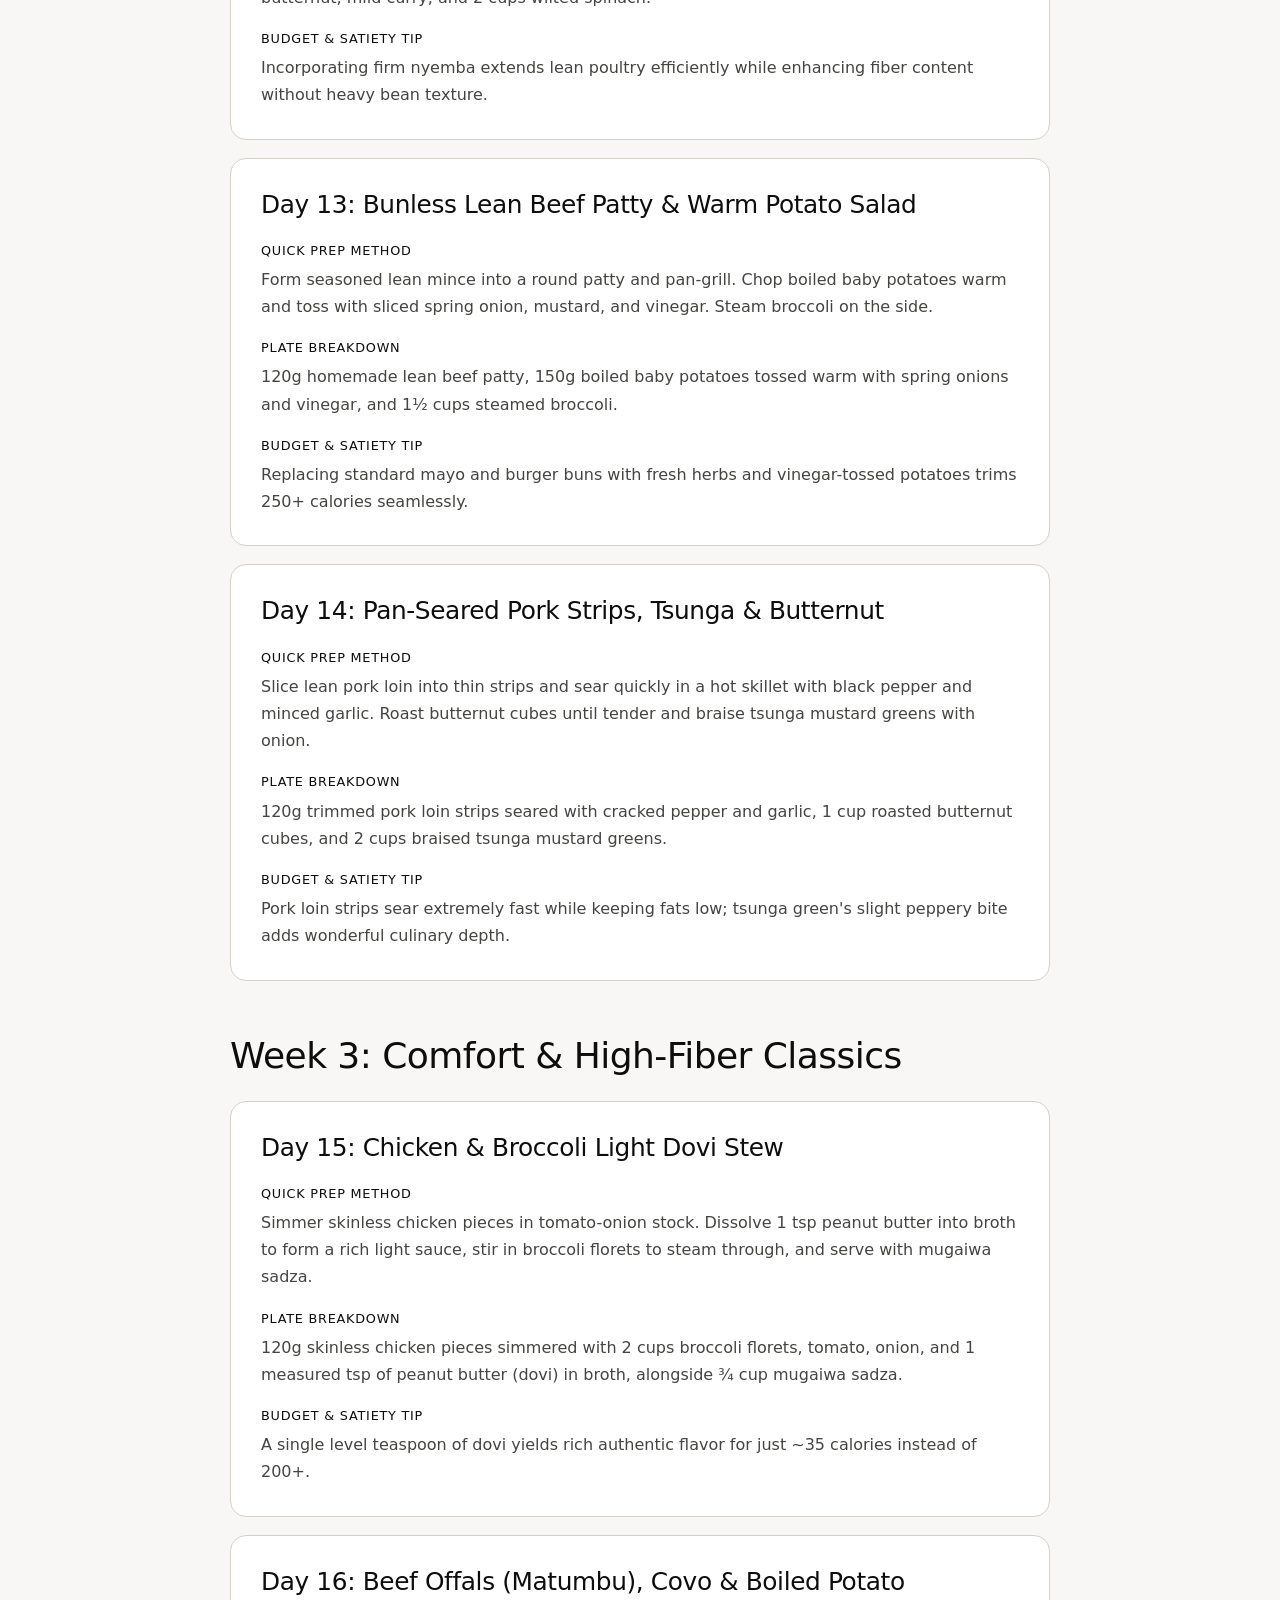
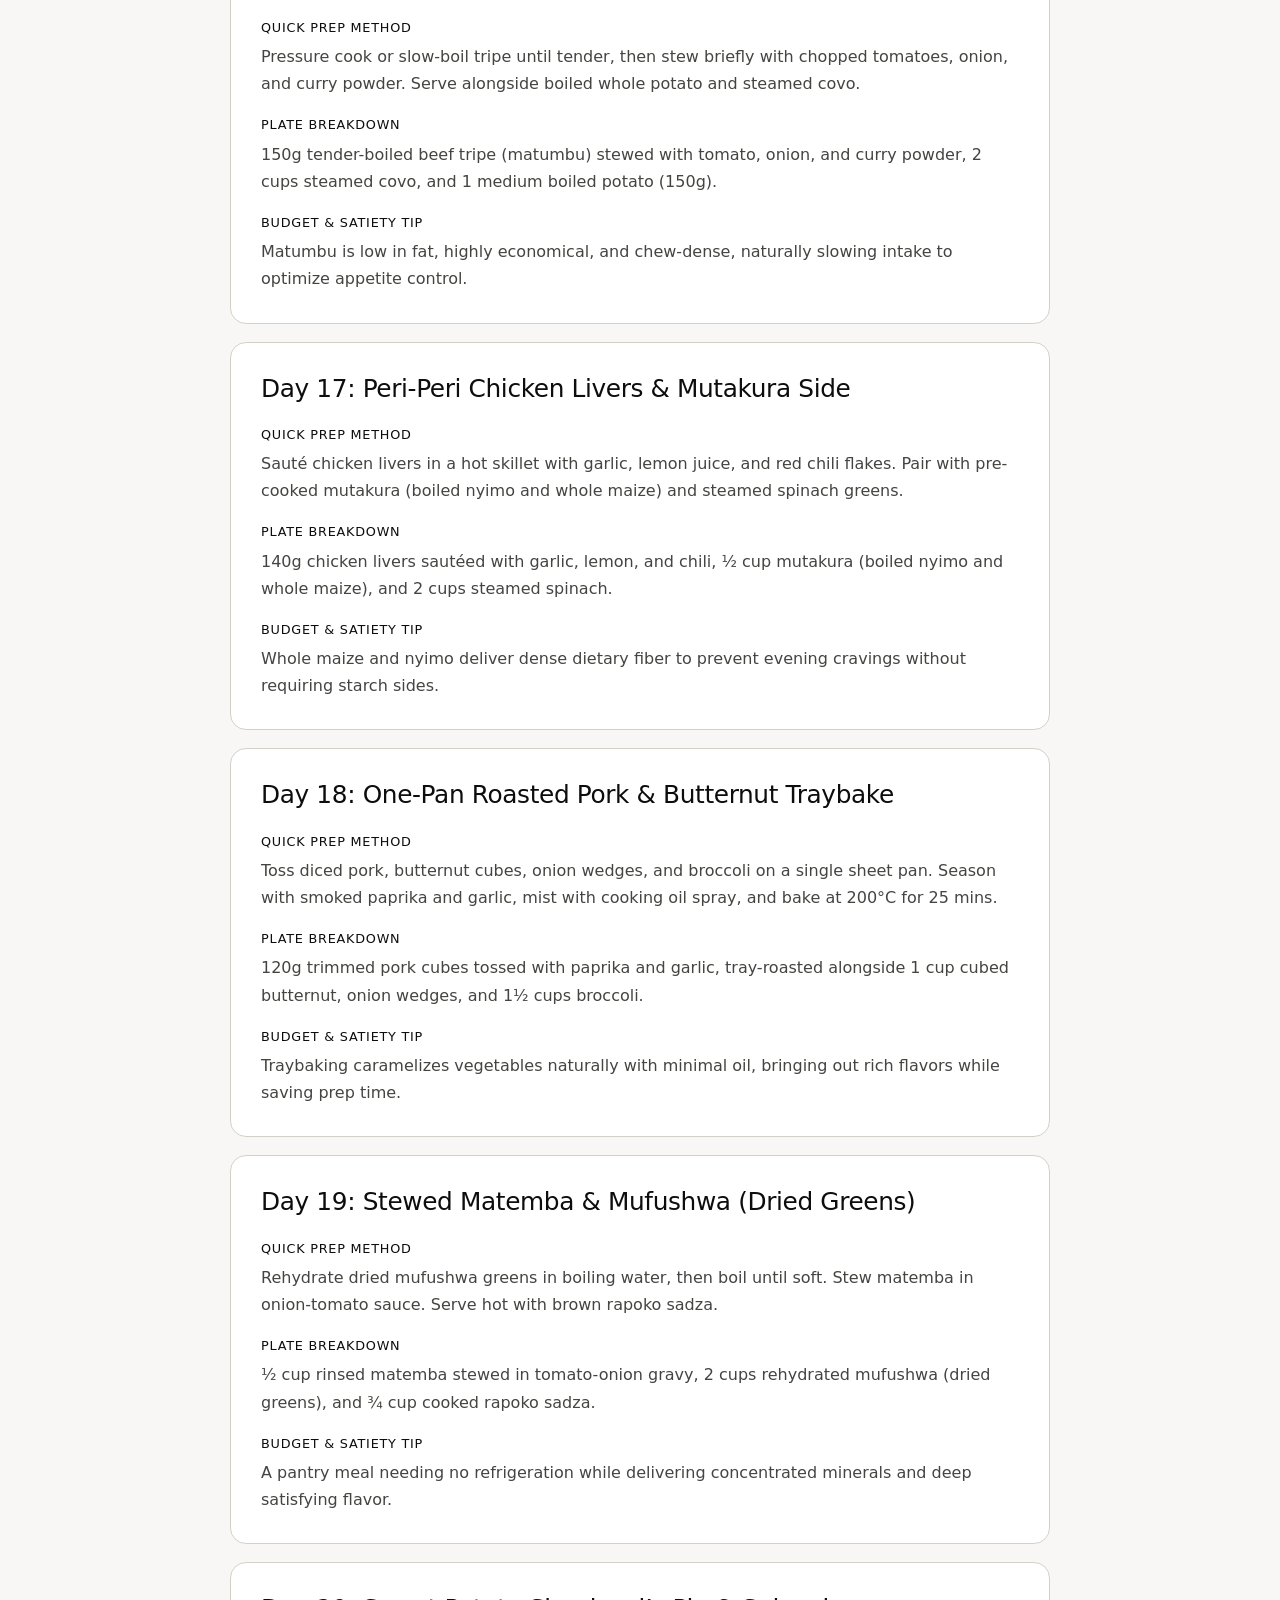
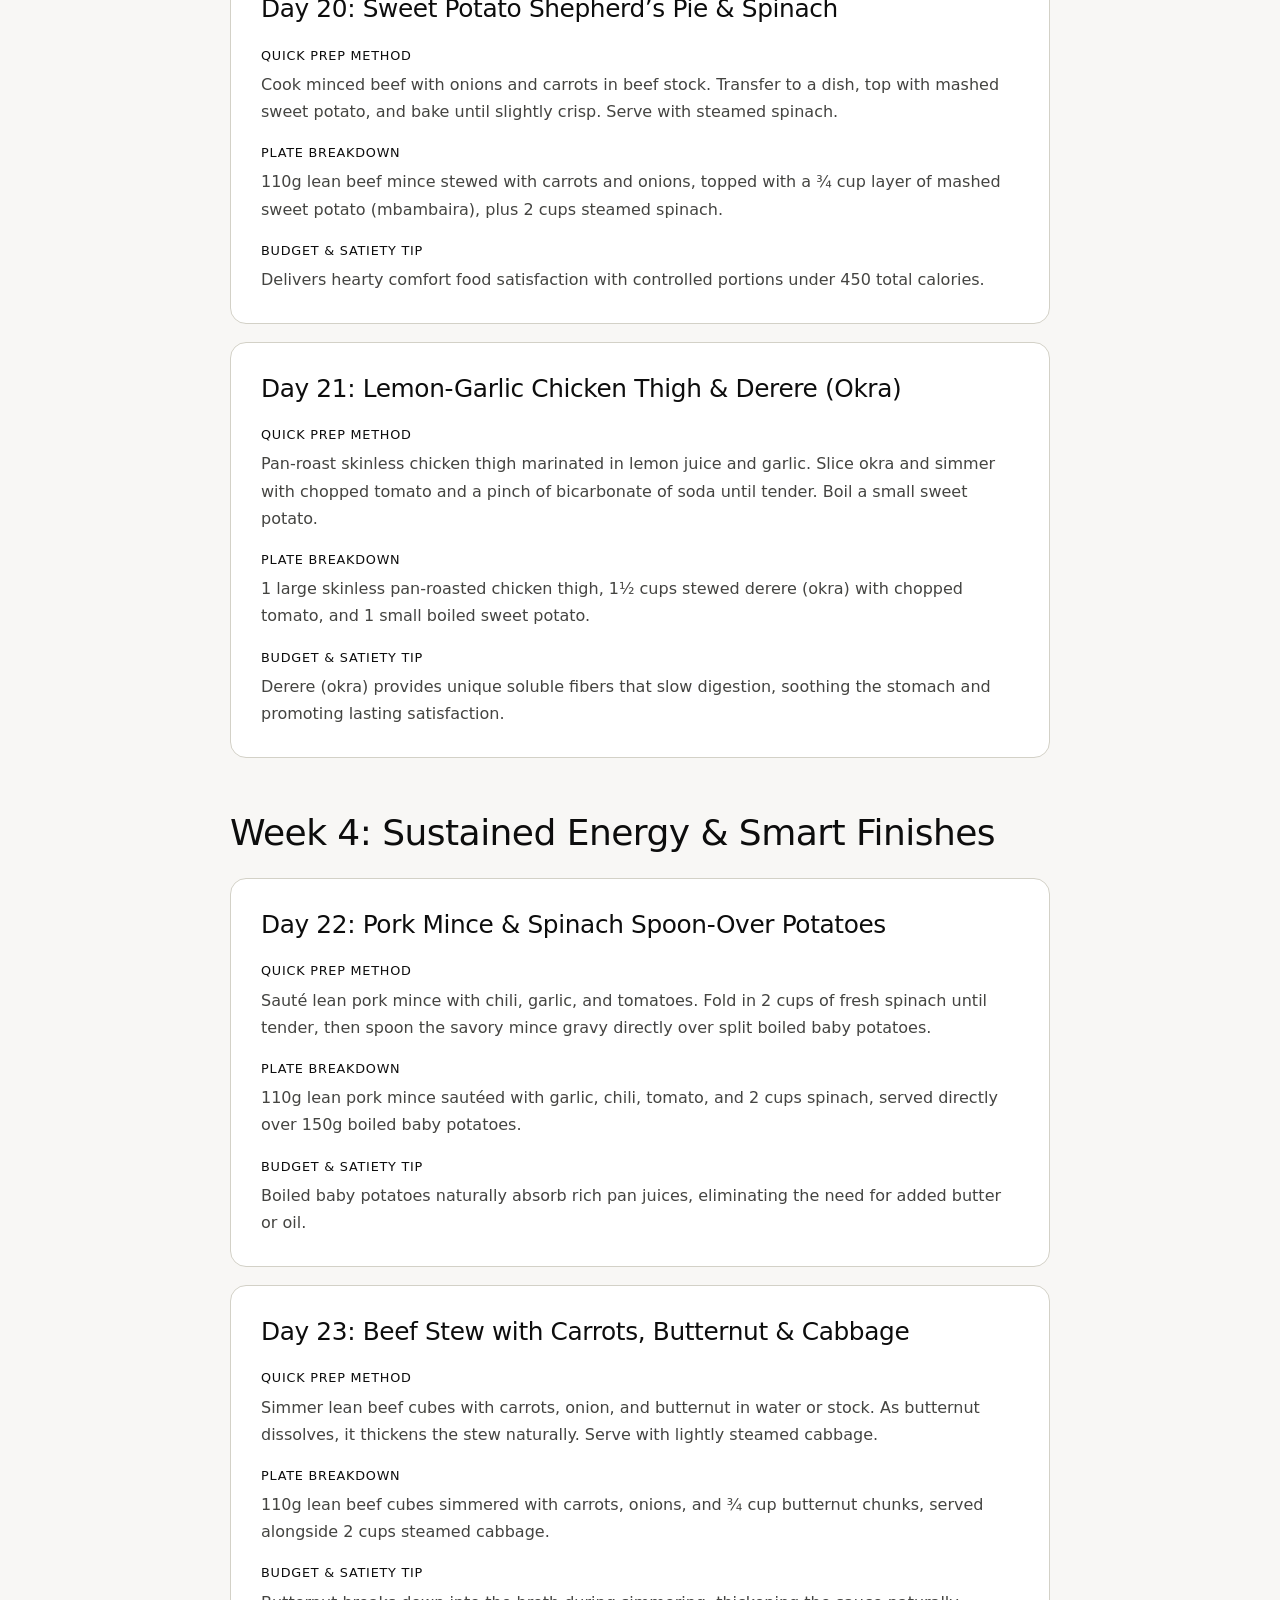
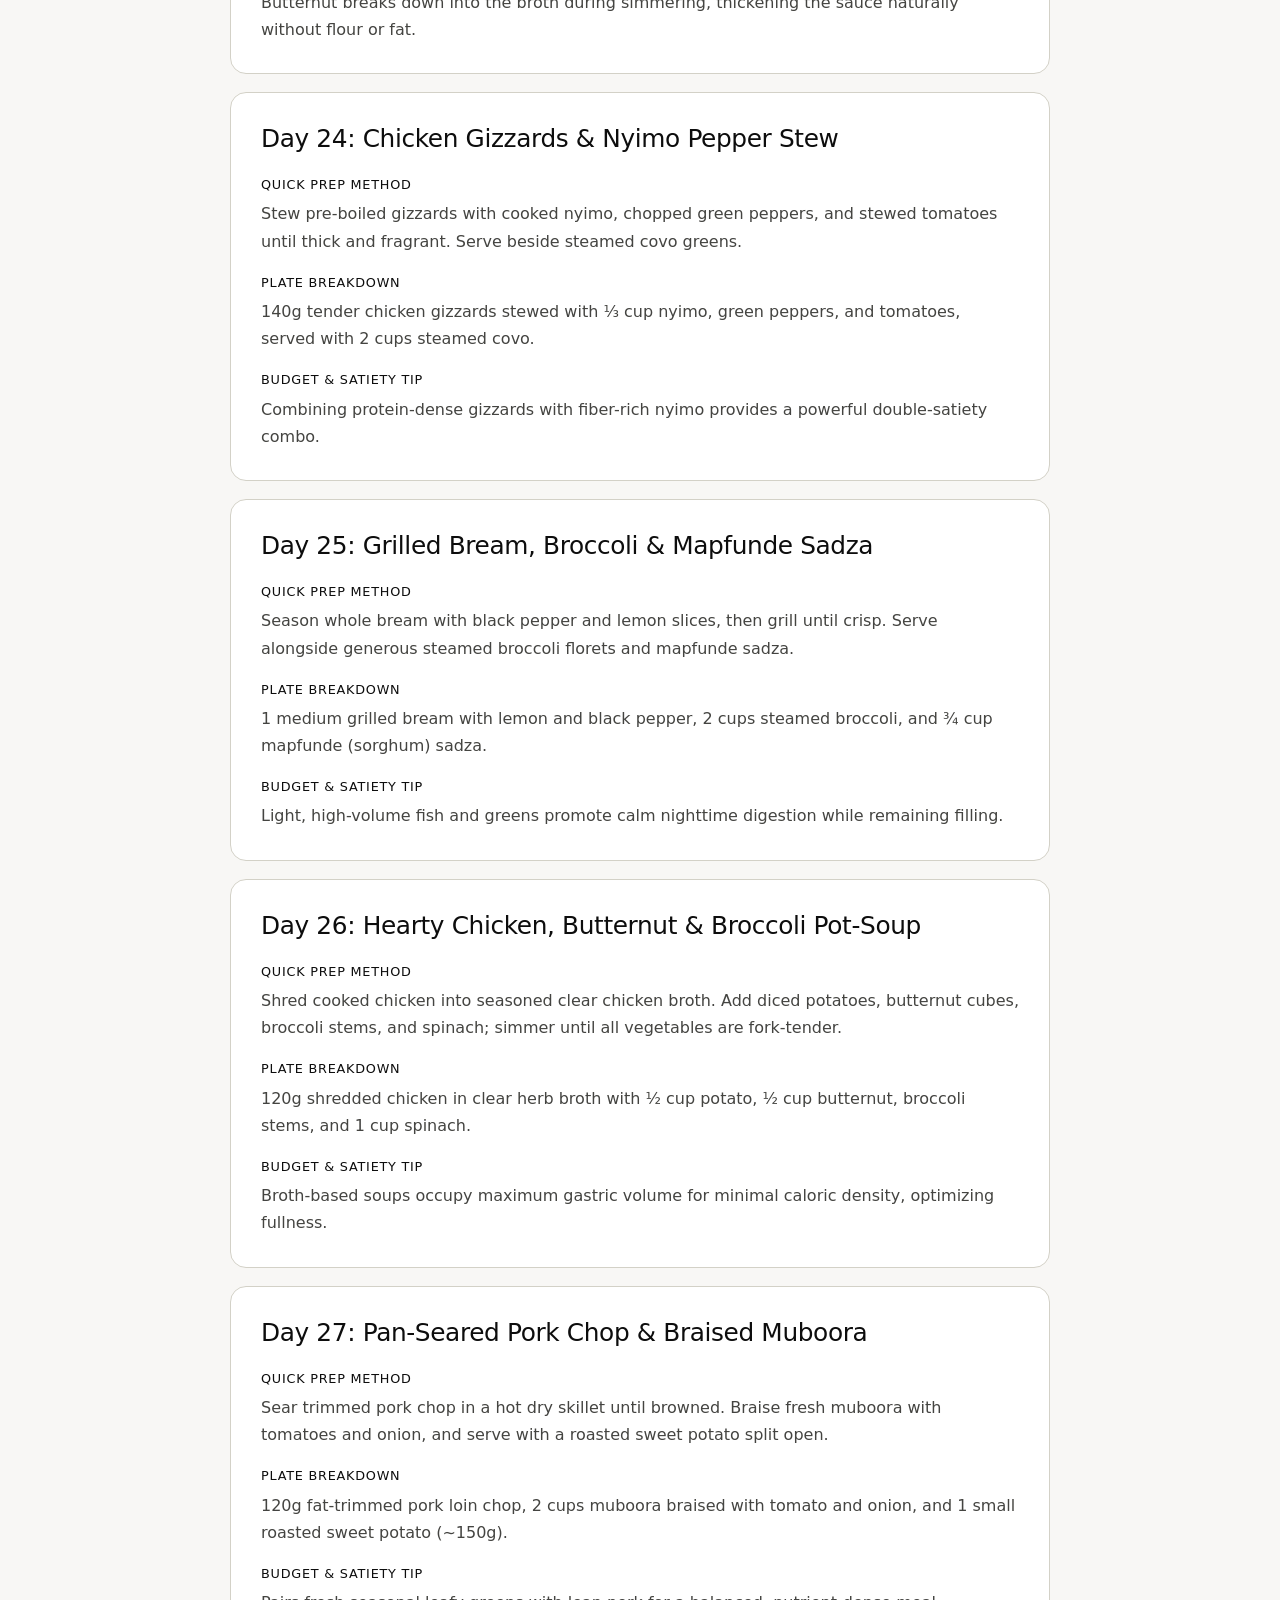
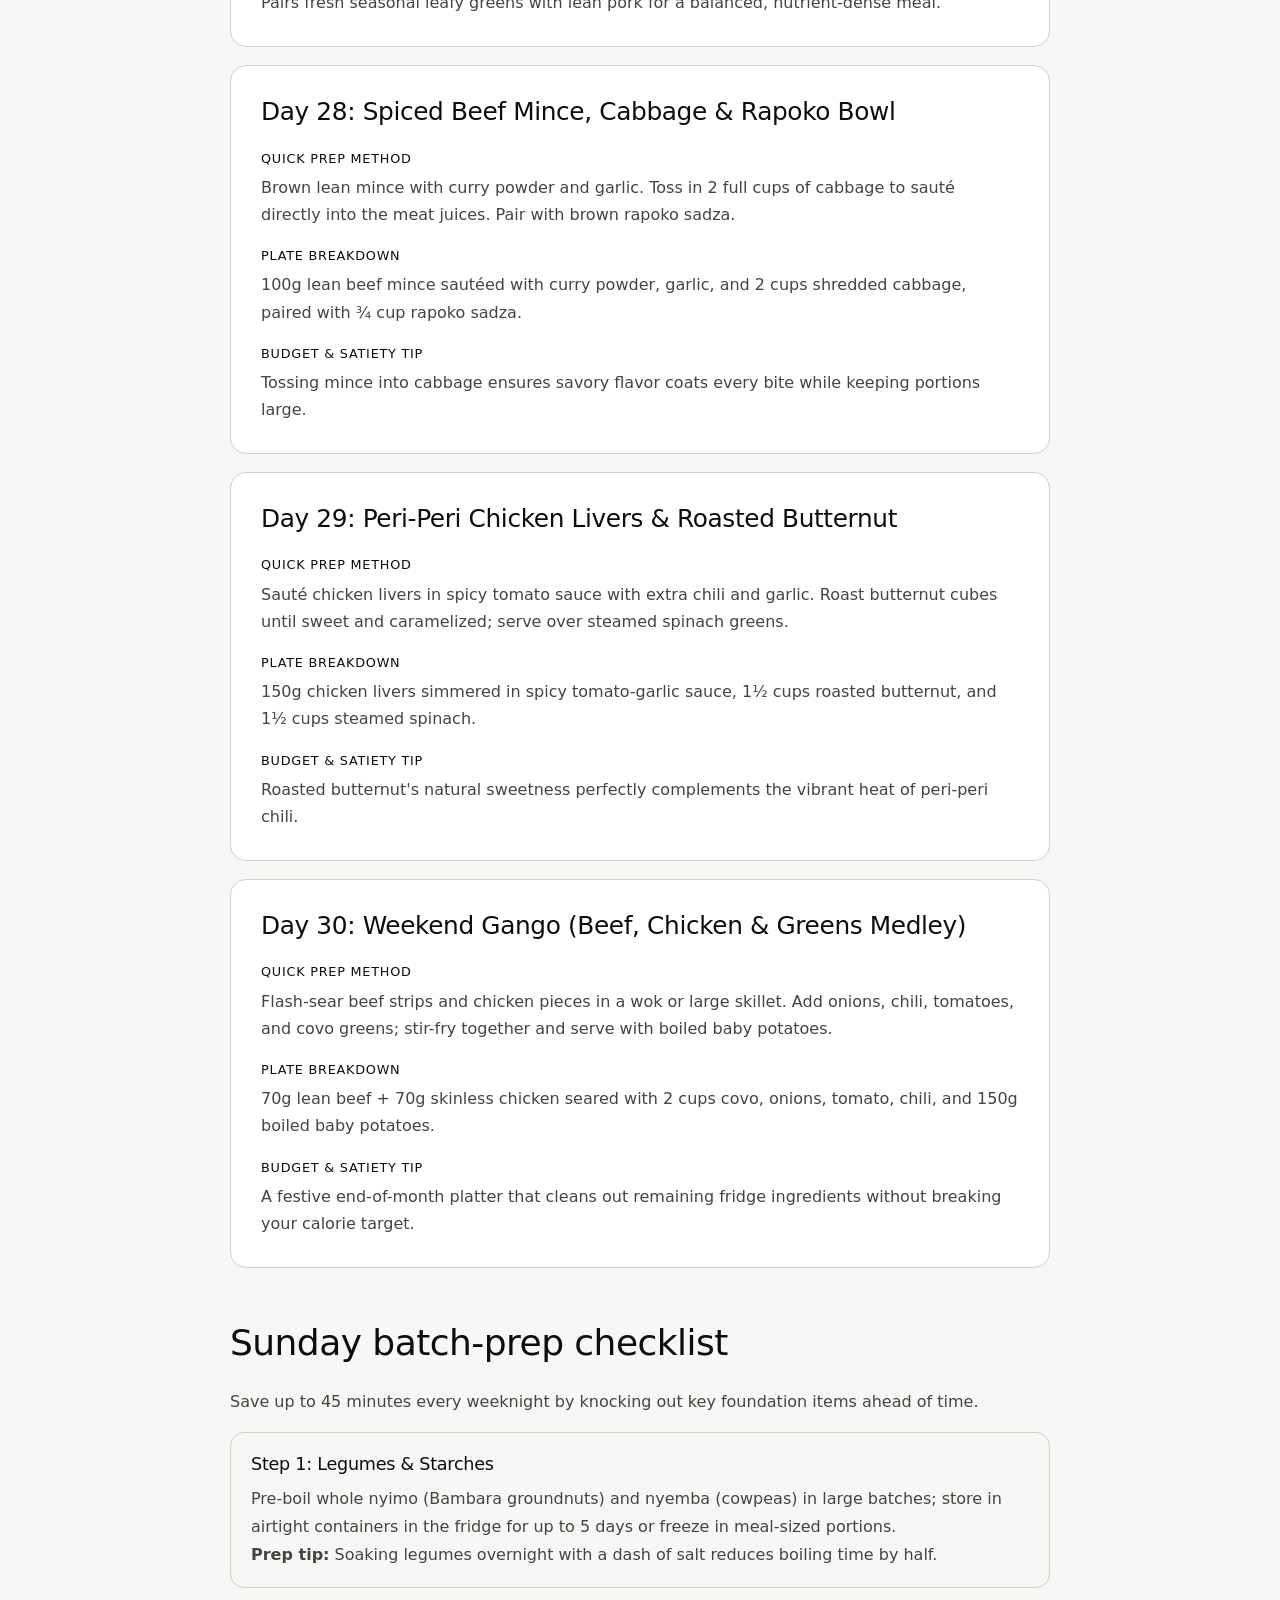
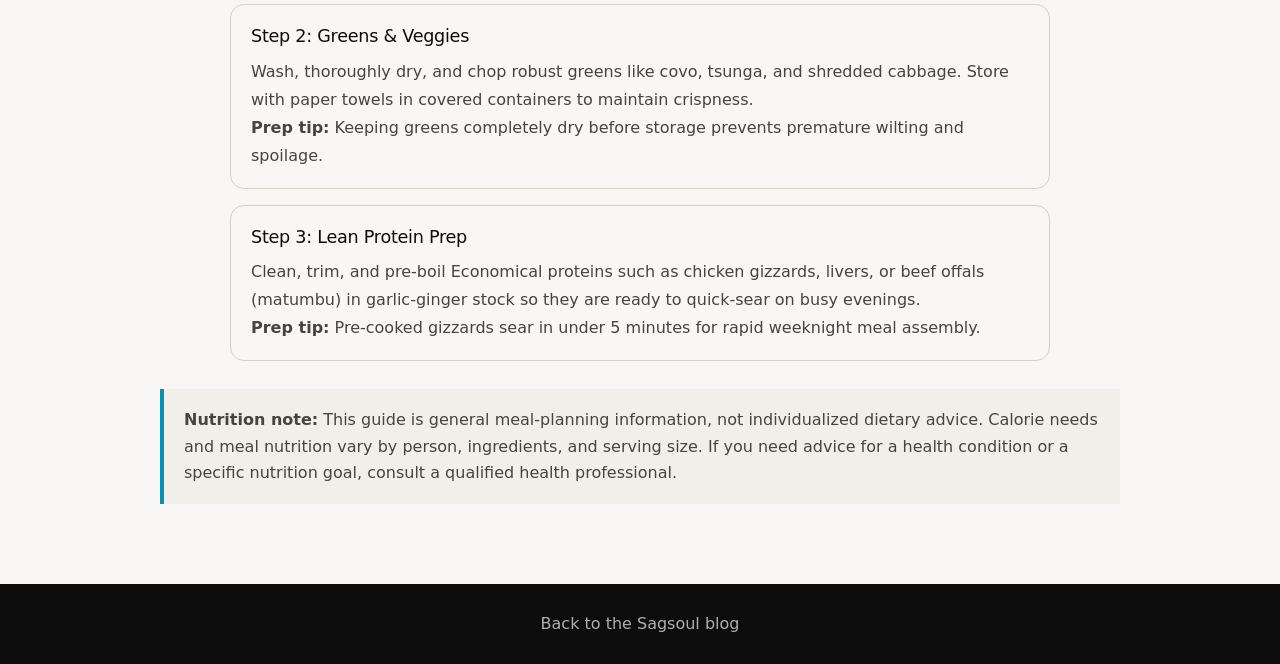
<file: blog/30-day-budget-low-calorie-zimbabwean-supper-plan.html>
<!DOCTYPE html>
<html lang="en">
<head>
  <meta charset="UTF-8" />
  <meta name="viewport" content="width=device-width, initial-scale=1.0" />
  <meta name="description" content="A 30-day Zimbabwean supper guide with filling meals, local ingredients, quick prep methods, and budget tips." />
  <title>The 30-Day Zimbabwean Budget &amp; Satiety Supper Guide — Sagsoul</title>
  <link rel="stylesheet" href="../styles.css" />
  <link rel="stylesheet" href="../light-theme.css" />
  <link rel="stylesheet" href="blog.css" />
  <link rel="preconnect" href="https://fonts.googleapis.com" />
  <link rel="preconnect" href="https://fonts.gstatic.com" crossorigin />
  <link href="https://fonts.googleapis.com/css2?family=Outfit:wght@300;400;500;600;700;800&display=swap" rel="stylesheet" />
</head>
<body class="blog-shell font-sans">
  <header class="blog-site-header">
    <a class="blog-brand" href="../">SAGSOUL</a>
    <nav class="blog-nav" aria-label="Main navigation">
      <a href="../">Home</a>
      <a href="./" aria-current="page">Blog</a>
    </nav>
  </header>
  <main class="blog-container blog-article">
    <header class="blog-article-header">
      <p class="blog-eyebrow">Food &amp; Wellness · A Modern Food &amp; Wellness Magazine Special Edition</p>
      <h1>The 30-Day Zimbabwean Budget &amp; Satiety Supper Guide</h1>
      <p class="blog-article-deck">A month of filling, practical suppers built around familiar Zimbabwean ingredients, accessible proteins, indigenous greens, and smart cooking techniques.</p>
    </header>
    <div class="blog-download">
      <p><strong>Prefer the original illustrated guide?</strong><br />Download the 19-page PDF.</p>
      <a class="blog-button" href="30-Day_Budget_Low-Calorie_Filling_Zimbabwean_Supper_Plan.pdf" download>Download the PDF</a>
    </div>
    <section class="blog-intro">
      <p>This guide presents 30 high-volume, nutrient-dense Zimbabwean dinners using accessible local ingredients. The source guide describes a target of 350–450 calories per serving; actual nutrition depends on ingredients, portions, and preparation.</p>
      <h2>Four golden rules for fullness</h2>
      <ol class="blog-rules">
        <li><strong>Maximize non-starchy volume</strong>Fill at least half the plate with leafy indigenous greens such as covo, muboora, tsunga, or shredded cabbage.</li>
        <li><strong>Prioritize lean, chew-dense proteins</strong>Choose economical options such as chicken gizzards, livers, lean beef shin, or dried matemba.</li>
        <li><strong>Measure added oil</strong>The guide recommends one measured teaspoon per portion and suggests broth, garlic, chili, and citrus for flavor.</li>
        <li><strong>Choose whole-grain carbohydrates</strong>Try rapoko, mapfunde, sweet potatoes, or skin-on potatoes.</li>
      </ol>
      <nav class="blog-week-nav" aria-label="Jump to a week">
        <a href="#week-1">Week 1</a>
<a href="#week-2">Week 2</a>
<a href="#week-3">Week 3</a>
<a href="#week-4">Week 4</a>
      </nav>
    </section>
    <section class="blog-week" id="week-1">
  <h2>Week 1: Foundations of High-Volume Satiety</h2>
  <article class="blog-day" id="day-01">
  <h3>Day 1: Spiced Chicken Gizzards (Zvikanganwahama) &amp; Cabbage Stir-Fry</h3>
  <h4>Quick prep method</h4>
  <p>Boil gizzards until tender, then sear in a hot skillet with garlic, ginger, and curry powder using 1 tsp oil. Toss sliced cabbage and carrots into the same pan with a splash of water to steam-fry rapidly.</p>
  <h4>Plate breakdown</h4>
  <p>150g boiled-then-pan-seared chicken gizzards, 2½ cups shredded cabbage &amp; grated carrot stir-fry (cooked in 1 tsp oil &amp; water splash), seasoned with garlic, ginger, and curry powder.</p>
  <h4>Budget &amp; satiety tip</h4>
  <p>Gizzards are exceptionally low-fat, high-protein, and wallet-friendly, while cabbage adds immense satiety for minimal calories.</p>
</article><article class="blog-day" id="day-02">
  <h3>Day 2: Lean Beef Mince &amp; Spinach over Rapoko Sadza</h3>
  <h4>Quick prep method</h4>
  <p>Brown mince with onions, garlic, tomato, and finely diced carrots to expand the meat volume. Steam spinach separately. Whisk rapoko flour into boiling water and stir until smooth and thick.</p>
  <h4>Plate breakdown</h4>
  <p>100g lean beef mince simmered with tomato, onion, and finely diced carrots, served with 2 cups of steamed spinach and 1 small scoop (~¾ cup cooked) of brown rapoko sadza.</p>
  <h4>Budget &amp; satiety tip</h4>
  <p>Bulking out mince with grated root veggies doubles the meal volume. Whole-grain rapoko is rich in complex fiber to sustain fullness overnight</p>
</article><article class="blog-day" id="day-03">
  <h3>Day 3: Trimmed Pork Chop, Roasted Butternut &amp; Broccoli</h3>
  <h4>Quick prep method</h4>
  <p>Trim all visible fat from pork chop and pan-roast in a skillet with salt and herbs. Roast cubed butternut on a baking tray with olive oil spray; steam broccoli florets until bright green.</p>
  <h4>Plate breakdown</h4>
  <p>120g pan-roasted pork chop (visible fat trimmed), 1 cup cubed roasted butternut, and 1½ cups steamed broccoli florets.</p>
  <h4>Budget &amp; satiety tip</h4>
  <p>Trimming fat keeps pork exceptionally lean, while vibrant roasted butternut adds natural sweetness and essential micronutrients.</p>
</article><article class="blog-day" id="day-04">
  <h3>Day 4: Stewed Matemba (Kapenta), Covo &amp; Sweet Potato (Mbambaira)</h3>
  <h4>Quick prep method</h4>
  <p>Rinse dried matemba thoroughly to remove excess salt, then simmer in a light tomato, onion, and garlic broth with 1 tsp oil. Boil sweet potato skin-on and steam covo greens until tender.</p>
  <h4>Plate breakdown</h4>
  <p>½ cup dried matemba (rinsed well and stewed with tomato, onion, garlic, and 1 tsp oil), 2 cups steamed covo greens, and 1 medium boiled sweet potato (mbambaira).</p>
  <h4>Budget &amp; satiety tip</h4>
  <p>Dried kapenta is a shelf-stable, budget-friendly power protein packed with calcium. Stewing rather than deep-frying saves significant calories.</p>
</article><article class="blog-day" id="day-05">
  <h3>Day 5: Chicken Livers, Boiled Potatoes &amp; Tsunga</h3>
  <h4>Quick prep method</h4>
  <p>Flash-sear chicken livers in a warm skillet with onion, garlic, and canned tomato. Boil potatoes whole with skins intact. Lightly braise tsunga greens with a dash of water and pepper.</p>
  <h4>Plate breakdown</h4>
  <p>150g pan-seared chicken livers sautéed in tomato-onion sauce, 150g skin-on boiled potatoes, and 1½ cups steamed tsunga mustard greens.</p>
  <h4>Budget &amp; satiety tip</h4>
  <p>Chicken livers are nutrient superfoods loaded with iron and B-vitamins at a fraction of standard meat costs. Keeping potato skins on maximizes dietary fiber.</p>
</article><article class="blog-day" id="day-06">
  <h3>Day 6: Slow-Cooked Beef Shin &amp; Nyimo (Bambara Groundnuts) Pot</h3>
  <h4>Quick prep method</h4>
  <p>Slow-simmer beef shin chunks with pre-boiled nyimo, carrots, and onions until gelatinous and tender. Serve beside quickly steamed spinach and mapfunde sadza.</p>
  <h4>Plate breakdown</h4>
  <p>100g slow-cooked beef shin stewed with ⅓ cup boiled nyimo, diced carrots, tomato, and onion, paired with 2 cups steamed spinach and a small scoop (~¾ cup) of mapfunde (sorghum) sadza.</p>
  <h4>Budget &amp; satiety tip</h4>
  <p>Nyimo adds indigenous plant protein and hearty texture, stretching tender beef shin effortlessly without extra expense.</p>
</article><article class="blog-day" id="day-07">
  <h3>Day 7: Garlic-Herb Skinless Chicken Pieces &amp; Mixed Mash</h3>
  <h4>Quick prep method</h4>
  <p>Season chicken drumstick and thigh with garlic, herbs, and lemon juice; oven-roast or pan-grill without skin. Boil potato and butternut together, then mash smoothly with black pepper.</p>
  <h4>Plate breakdown</h4>
  <p>1 roasted skinless chicken drumstick and thigh seasoned with garlic and herbs, served alongside a mashed butternut-potato blend and steamed broccoli florets.</p>
  <h4>Budget &amp; satiety tip</h4>
  <p>Blending butternut into mashed potato slashes overall starch calories while enhancing creaminess, flavor, and Vitamin A content.</p>
</article>
</section><section class="blog-week" id="week-2">
  <h2>Week 2: Lean Proteins &amp; Indigenous Grains</h2>
  <article class="blog-day" id="day-08">
  <h3>Day 8: Pork &amp; Cabbage Gango-Style Skillet</h3>
  <h4>Quick prep method</h4>
  <p>Dice lean pork into small bites and brown in a hot skillet with 1 tsp oil. Add green peppers, garlic, chili, and sliced tomatoes, then pile shredded cabbage on top and toss high-heat until wilted.</p>
  <h4>Plate breakdown</h4>
  <p>120g diced lean pork shoulder sautéed in 1 tsp oil with 2 cups shredded cabbage, green pepper, diced tomato, garlic, and chili.</p>
  <h4>Budget &amp; satiety tip</h4>
  <p>One-skillet cooking builds deep gango-style flavor while keeping the total meal around 400 calories</p>
</article><article class="blog-day" id="day-09">
  <h3>Day 9: Garlic-Chili Machikichori, Pumpkin &amp; Muboora</h3>
  <h4>Quick prep method</h4>
  <p>Trim skin and visible fat from chicken necks/backs, boil tender in seasoned water, then flash-brown with chili and garlic. Steam pumpkin slices skin-on and braise muboora greens.</p>
  <h4>Plate breakdown</h4>
  <p>180g skin-trimmed chicken necks/backs tender-boiled then browned with garlic and chili, 1 cup boiled pumpkin wedges, and 2 cups steamed muboora (pumpkin leaves).</p>
  <h4>Budget &amp; satiety tip</h4>
  <p>Removing loose skin from machikichori cuts the fat in half while making use of an ultra-affordable staple cut.</p>
</article><article class="blog-day" id="day-10">
  <h3>Day 10: Beef &amp; Broccoli Stir-Fry with Mapfunde Sadza</h3>
  <h4>Quick prep method</h4>
  <p>Slice lean beef thinly across the grain. Flash-stir-fry beef strips with ginger and garlic, stir in broccoli florets and beef broth to create a quick sauce. Serve with cooked mapfunde sadza.</p>
  <h4>Plate breakdown</h4>
  <p>110g thinly sliced lean beef strips seared with 2 cups broccoli florets, ginger, garlic, and beef stock, served with ¾ cup cooked mapfunde (sorghum) sadza.</p>
  <h4>Budget &amp; satiety tip</h4>
  <p>Thinly slicing beef expands visual plate portioning, while whole-grain sorghum digests slowly for prolonged satiety.</p>
</article><article class="blog-day" id="day-11">
  <h3>Day 11: Grilled Bream (Tilapia) &amp; Sweet Potato Wedges</h3>
  <h4>Quick prep method</h4>
  <p>Score bream, season with lemon, salt, and herbs, then grill or bake whole. Cut sweet potatoes into wedges and bake until golden; toss fresh diced tomato, cucumber, and onion for kachumbari.</p>
  <h4>Plate breakdown</h4>
  <p>1 medium pan-grilled bream with lemon and herbs, 150g baked sweet potato wedges, and fresh tomato-cucumber-onion kachumbari.</p>
  <h4>Budget &amp; satiety tip</h4>
  <p>Whole fish encourages mindful, unhurried eating, giving natural appetite signals time to register fullness.</p>
</article><article class="blog-day" id="day-12">
  <h3>Day 12: Curried Chicken &amp; Nyemba (Cowpea) Veg Stew</h3>
  <h4>Quick prep method</h4>
  <p>Sauté chicken pieces with curry powder and onions. Add pre-boiled nyemba cowpeas, butternut cubes, and vegetable broth; simmer until butternut is tender, folding in spinach right before serving.</p>
  <h4>Plate breakdown</h4>
  <p>110g diced skinless chicken simmered with ⅓ cup cooked nyemba (cowpeas), ½ cup cubed butternut, mild curry, and 2 cups wilted spinach.</p>
  <h4>Budget &amp; satiety tip</h4>
  <p>Incorporating firm nyemba extends lean poultry efficiently while enhancing fiber content without heavy bean texture.</p>
</article><article class="blog-day" id="day-13">
  <h3>Day 13: Bunless Lean Beef Patty &amp; Warm Potato Salad</h3>
  <h4>Quick prep method</h4>
  <p>Form seasoned lean mince into a round patty and pan-grill. Chop boiled baby potatoes warm and toss with sliced spring onion, mustard, and vinegar. Steam broccoli on the side.</p>
  <h4>Plate breakdown</h4>
  <p>120g homemade lean beef patty, 150g boiled baby potatoes tossed warm with spring onions and vinegar, and 1½ cups steamed broccoli.</p>
  <h4>Budget &amp; satiety tip</h4>
  <p>Replacing standard mayo and burger buns with fresh herbs and vinegar-tossed potatoes trims 250+ calories seamlessly.</p>
</article><article class="blog-day" id="day-14">
  <h3>Day 14: Pan-Seared Pork Strips, Tsunga &amp; Butternut</h3>
  <h4>Quick prep method</h4>
  <p>Slice lean pork loin into thin strips and sear quickly in a hot skillet with black pepper and minced garlic. Roast butternut cubes until tender and braise tsunga mustard greens with onion.</p>
  <h4>Plate breakdown</h4>
  <p>120g trimmed pork loin strips seared with cracked pepper and garlic, 1 cup roasted butternut cubes, and 2 cups braised tsunga mustard greens.</p>
  <h4>Budget &amp; satiety tip</h4>
  <p>Pork loin strips sear extremely fast while keeping fats low; tsunga green&#x27;s slight peppery bite adds wonderful culinary depth.</p>
</article>
</section><section class="blog-week" id="week-3">
  <h2>Week 3: Comfort &amp; High-Fiber Classics</h2>
  <article class="blog-day" id="day-15">
  <h3>Day 15: Chicken &amp; Broccoli Light Dovi Stew</h3>
  <h4>Quick prep method</h4>
  <p>Simmer skinless chicken pieces in tomato-onion stock. Dissolve 1 tsp peanut butter into broth to form a rich light sauce, stir in broccoli florets to steam through, and serve with mugaiwa sadza.</p>
  <h4>Plate breakdown</h4>
  <p>120g skinless chicken pieces simmered with 2 cups broccoli florets, tomato, onion, and 1 measured tsp of peanut butter (dovi) in broth, alongside ¾ cup mugaiwa sadza.</p>
  <h4>Budget &amp; satiety tip</h4>
  <p>A single level teaspoon of dovi yields rich authentic flavor for just ~35 calories instead of 200+.</p>
</article><article class="blog-day" id="day-16">
  <h3>Day 16: Beef Offals (Matumbu), Covo &amp; Boiled Potato</h3>
  <h4>Quick prep method</h4>
  <p>Pressure cook or slow-boil tripe until tender, then stew briefly with chopped tomatoes, onion, and curry powder. Serve alongside boiled whole potato and steamed covo.</p>
  <h4>Plate breakdown</h4>
  <p>150g tender-boiled beef tripe (matumbu) stewed with tomato, onion, and curry powder, 2 cups steamed covo, and 1 medium boiled potato (150g).</p>
  <h4>Budget &amp; satiety tip</h4>
  <p>Matumbu is low in fat, highly economical, and chew-dense, naturally slowing intake to optimize appetite control.</p>
</article><article class="blog-day" id="day-17">
  <h3>Day 17: Peri-Peri Chicken Livers &amp; Mutakura Side</h3>
  <h4>Quick prep method</h4>
  <p>Sauté chicken livers in a hot skillet with garlic, lemon juice, and red chili flakes. Pair with pre-cooked mutakura (boiled nyimo and whole maize) and steamed spinach greens.</p>
  <h4>Plate breakdown</h4>
  <p>140g chicken livers sautéed with garlic, lemon, and chili, ½ cup mutakura (boiled nyimo and whole maize), and 2 cups steamed spinach.</p>
  <h4>Budget &amp; satiety tip</h4>
  <p>Whole maize and nyimo deliver dense dietary fiber to prevent evening cravings without requiring starch sides.</p>
</article><article class="blog-day" id="day-18">
  <h3>Day 18: One-Pan Roasted Pork &amp; Butternut Traybake</h3>
  <h4>Quick prep method</h4>
  <p>Toss diced pork, butternut cubes, onion wedges, and broccoli on a single sheet pan. Season with smoked paprika and garlic, mist with cooking oil spray, and bake at 200°C for 25 mins.</p>
  <h4>Plate breakdown</h4>
  <p>120g trimmed pork cubes tossed with paprika and garlic, tray-roasted alongside 1 cup cubed butternut, onion wedges, and 1½ cups broccoli.</p>
  <h4>Budget &amp; satiety tip</h4>
  <p>Traybaking caramelizes vegetables naturally with minimal oil, bringing out rich flavors while saving prep time.</p>
</article><article class="blog-day" id="day-19">
  <h3>Day 19: Stewed Matemba &amp; Mufushwa (Dried Greens)</h3>
  <h4>Quick prep method</h4>
  <p>Rehydrate dried mufushwa greens in boiling water, then boil until soft. Stew matemba in onion-tomato sauce. Serve hot with brown rapoko sadza.</p>
  <h4>Plate breakdown</h4>
  <p>½ cup rinsed matemba stewed in tomato-onion gravy, 2 cups rehydrated mufushwa (dried greens), and ¾ cup cooked rapoko sadza.</p>
  <h4>Budget &amp; satiety tip</h4>
  <p>A pantry meal needing no refrigeration while delivering concentrated minerals and deep satisfying flavor.</p>
</article><article class="blog-day" id="day-20">
  <h3>Day 20: Sweet Potato Shepherd’s Pie &amp; Spinach</h3>
  <h4>Quick prep method</h4>
  <p>Cook minced beef with onions and carrots in beef stock. Transfer to a dish, top with mashed sweet potato, and bake until slightly crisp. Serve with steamed spinach.</p>
  <h4>Plate breakdown</h4>
  <p>110g lean beef mince stewed with carrots and onions, topped with a ¾ cup layer of mashed sweet potato (mbambaira), plus 2 cups steamed spinach.</p>
  <h4>Budget &amp; satiety tip</h4>
  <p>Delivers hearty comfort food satisfaction with controlled portions under 450 total calories.</p>
</article><article class="blog-day" id="day-21">
  <h3>Day 21: Lemon-Garlic Chicken Thigh &amp; Derere (Okra)</h3>
  <h4>Quick prep method</h4>
  <p>Pan-roast skinless chicken thigh marinated in lemon juice and garlic. Slice okra and simmer with chopped tomato and a pinch of bicarbonate of soda until tender. Boil a small sweet potato.</p>
  <h4>Plate breakdown</h4>
  <p>1 large skinless pan-roasted chicken thigh, 1½ cups stewed derere (okra) with chopped tomato, and 1 small boiled sweet potato.</p>
  <h4>Budget &amp; satiety tip</h4>
  <p>Derere (okra) provides unique soluble fibers that slow digestion, soothing the stomach and promoting lasting satisfaction.</p>
</article>
</section><section class="blog-week" id="week-4">
  <h2>Week 4: Sustained Energy &amp; Smart Finishes</h2>
  <article class="blog-day" id="day-22">
  <h3>Day 22: Pork Mince &amp; Spinach Spoon-Over Potatoes</h3>
  <h4>Quick prep method</h4>
  <p>Sauté lean pork mince with chili, garlic, and tomatoes. Fold in 2 cups of fresh spinach until tender, then spoon the savory mince gravy directly over split boiled baby potatoes.</p>
  <h4>Plate breakdown</h4>
  <p>110g lean pork mince sautéed with garlic, chili, tomato, and 2 cups spinach, served directly over 150g boiled baby potatoes.</p>
  <h4>Budget &amp; satiety tip</h4>
  <p>Boiled baby potatoes naturally absorb rich pan juices, eliminating the need for added butter or oil.</p>
</article><article class="blog-day" id="day-23">
  <h3>Day 23: Beef Stew with Carrots, Butternut &amp; Cabbage</h3>
  <h4>Quick prep method</h4>
  <p>Simmer lean beef cubes with carrots, onion, and butternut in water or stock. As butternut dissolves, it thickens the stew naturally. Serve with lightly steamed cabbage.</p>
  <h4>Plate breakdown</h4>
  <p>110g lean beef cubes simmered with carrots, onions, and ¾ cup butternut chunks, served alongside 2 cups steamed cabbage.</p>
  <h4>Budget &amp; satiety tip</h4>
  <p>Butternut breaks down into the broth during simmering, thickening the sauce naturally without flour or fat.</p>
</article><article class="blog-day" id="day-24">
  <h3>Day 24: Chicken Gizzards &amp; Nyimo Pepper Stew</h3>
  <h4>Quick prep method</h4>
  <p>Stew pre-boiled gizzards with cooked nyimo, chopped green peppers, and stewed tomatoes until thick and fragrant. Serve beside steamed covo greens.</p>
  <h4>Plate breakdown</h4>
  <p>140g tender chicken gizzards stewed with ⅓ cup nyimo, green peppers, and tomatoes, served with 2 cups steamed covo.</p>
  <h4>Budget &amp; satiety tip</h4>
  <p>Combining protein-dense gizzards with fiber-rich nyimo provides a powerful double-satiety combo.</p>
</article><article class="blog-day" id="day-25">
  <h3>Day 25: Grilled Bream, Broccoli &amp; Mapfunde Sadza</h3>
  <h4>Quick prep method</h4>
  <p>Season whole bream with black pepper and lemon slices, then grill until crisp. Serve alongside generous steamed broccoli florets and mapfunde sadza.</p>
  <h4>Plate breakdown</h4>
  <p>1 medium grilled bream with lemon and black pepper, 2 cups steamed broccoli, and ¾ cup mapfunde (sorghum) sadza.</p>
  <h4>Budget &amp; satiety tip</h4>
  <p>Light, high-volume fish and greens promote calm nighttime digestion while remaining filling.</p>
</article><article class="blog-day" id="day-26">
  <h3>Day 26: Hearty Chicken, Butternut &amp; Broccoli Pot-Soup</h3>
  <h4>Quick prep method</h4>
  <p>Shred cooked chicken into seasoned clear chicken broth. Add diced potatoes, butternut cubes, broccoli stems, and spinach; simmer until all vegetables are fork-tender.</p>
  <h4>Plate breakdown</h4>
  <p>120g shredded chicken in clear herb broth with ½ cup potato, ½ cup butternut, broccoli stems, and 1 cup spinach.</p>
  <h4>Budget &amp; satiety tip</h4>
  <p>Broth-based soups occupy maximum gastric volume for minimal caloric density, optimizing fullness.</p>
</article><article class="blog-day" id="day-27">
  <h3>Day 27: Pan-Seared Pork Chop &amp; Braised Muboora</h3>
  <h4>Quick prep method</h4>
  <p>Sear trimmed pork chop in a hot dry skillet until browned. Braise fresh muboora with tomatoes and onion, and serve with a roasted sweet potato split open.</p>
  <h4>Plate breakdown</h4>
  <p>120g fat-trimmed pork loin chop, 2 cups muboora braised with tomato and onion, and 1 small roasted sweet potato (~150g).</p>
  <h4>Budget &amp; satiety tip</h4>
  <p>Pairs fresh seasonal leafy greens with lean pork for a balanced, nutrient-dense meal.</p>
</article><article class="blog-day" id="day-28">
  <h3>Day 28: Spiced Beef Mince, Cabbage &amp; Rapoko Bowl</h3>
  <h4>Quick prep method</h4>
  <p>Brown lean mince with curry powder and garlic. Toss in 2 full cups of cabbage to sauté directly into the meat juices. Pair with brown rapoko sadza.</p>
  <h4>Plate breakdown</h4>
  <p>100g lean beef mince sautéed with curry powder, garlic, and 2 cups shredded cabbage, paired with ¾ cup rapoko sadza.</p>
  <h4>Budget &amp; satiety tip</h4>
  <p>Tossing mince into cabbage ensures savory flavor coats every bite while keeping portions large.</p>
</article><article class="blog-day" id="day-29">
  <h3>Day 29: Peri-Peri Chicken Livers &amp; Roasted Butternut</h3>
  <h4>Quick prep method</h4>
  <p>Sauté chicken livers in spicy tomato sauce with extra chili and garlic. Roast butternut cubes until sweet and caramelized; serve over steamed spinach greens.</p>
  <h4>Plate breakdown</h4>
  <p>150g chicken livers simmered in spicy tomato-garlic sauce, 1½ cups roasted butternut, and 1½ cups steamed spinach.</p>
  <h4>Budget &amp; satiety tip</h4>
  <p>Roasted butternut&#x27;s natural sweetness perfectly complements the vibrant heat of peri-peri chili.</p>
</article><article class="blog-day" id="day-30">
  <h3>Day 30: Weekend Gango (Beef, Chicken &amp; Greens Medley)</h3>
  <h4>Quick prep method</h4>
  <p>Flash-sear beef strips and chicken pieces in a wok or large skillet. Add onions, chili, tomatoes, and covo greens; stir-fry together and serve with boiled baby potatoes.</p>
  <h4>Plate breakdown</h4>
  <p>70g lean beef + 70g skinless chicken seared with 2 cups covo, onions, tomato, chili, and 150g boiled baby potatoes.</p>
  <h4>Budget &amp; satiety tip</h4>
  <p>A festive end-of-month platter that cleans out remaining fridge ingredients without breaking your calorie target.</p>
</article>
</section>
    <section class="blog-prep" id="batch-prep">
      <h2>Sunday batch-prep checklist</h2>
      <p>Save up to 45 minutes every weeknight by knocking out key foundation items ahead of time.</p>
      <section class="blog-prep-step">
  <h3>Step 1: Legumes &amp; Starches</h3>
  <p>Pre-boil whole nyimo (Bambara groundnuts) and nyemba (cowpeas) in large batches; store in airtight containers in the fridge for up to 5 days or freeze in meal-sized portions.</p>
  <p><strong>Prep tip:</strong> Soaking legumes overnight with a dash of salt reduces boiling time by half.</p>
</section><section class="blog-prep-step">
  <h3>Step 2: Greens &amp; Veggies</h3>
  <p>Wash, thoroughly dry, and chop robust greens like covo, tsunga, and shredded cabbage. Store with paper towels in covered containers to maintain crispness.</p>
  <p><strong>Prep tip:</strong> Keeping greens completely dry before storage prevents premature wilting and spoilage.</p>
</section><section class="blog-prep-step">
  <h3>Step 3: Lean Protein Prep</h3>
  <p>Clean, trim, and pre-boil Economical proteins such as chicken gizzards, livers, or beef offals (matumbu) in garlic-ginger stock so they are ready to quick-sear on busy evenings.</p>
  <p><strong>Prep tip:</strong> Pre-cooked gizzards sear in under 5 minutes for rapid weeknight meal assembly.</p>
</section>
    </section>
    <aside class="blog-note"><strong>Nutrition note:</strong> This guide is general meal-planning information, not individualized dietary advice. Calorie needs and meal nutrition vary by person, ingredients, and serving size. If you need advice for a health condition or a specific nutrition goal, consult a qualified health professional.</aside>
  </main>
  <footer class="blog-footer">
    <a href="./">Back to the Sagsoul blog</a>
  </footer>
</body>
</html>
</file>
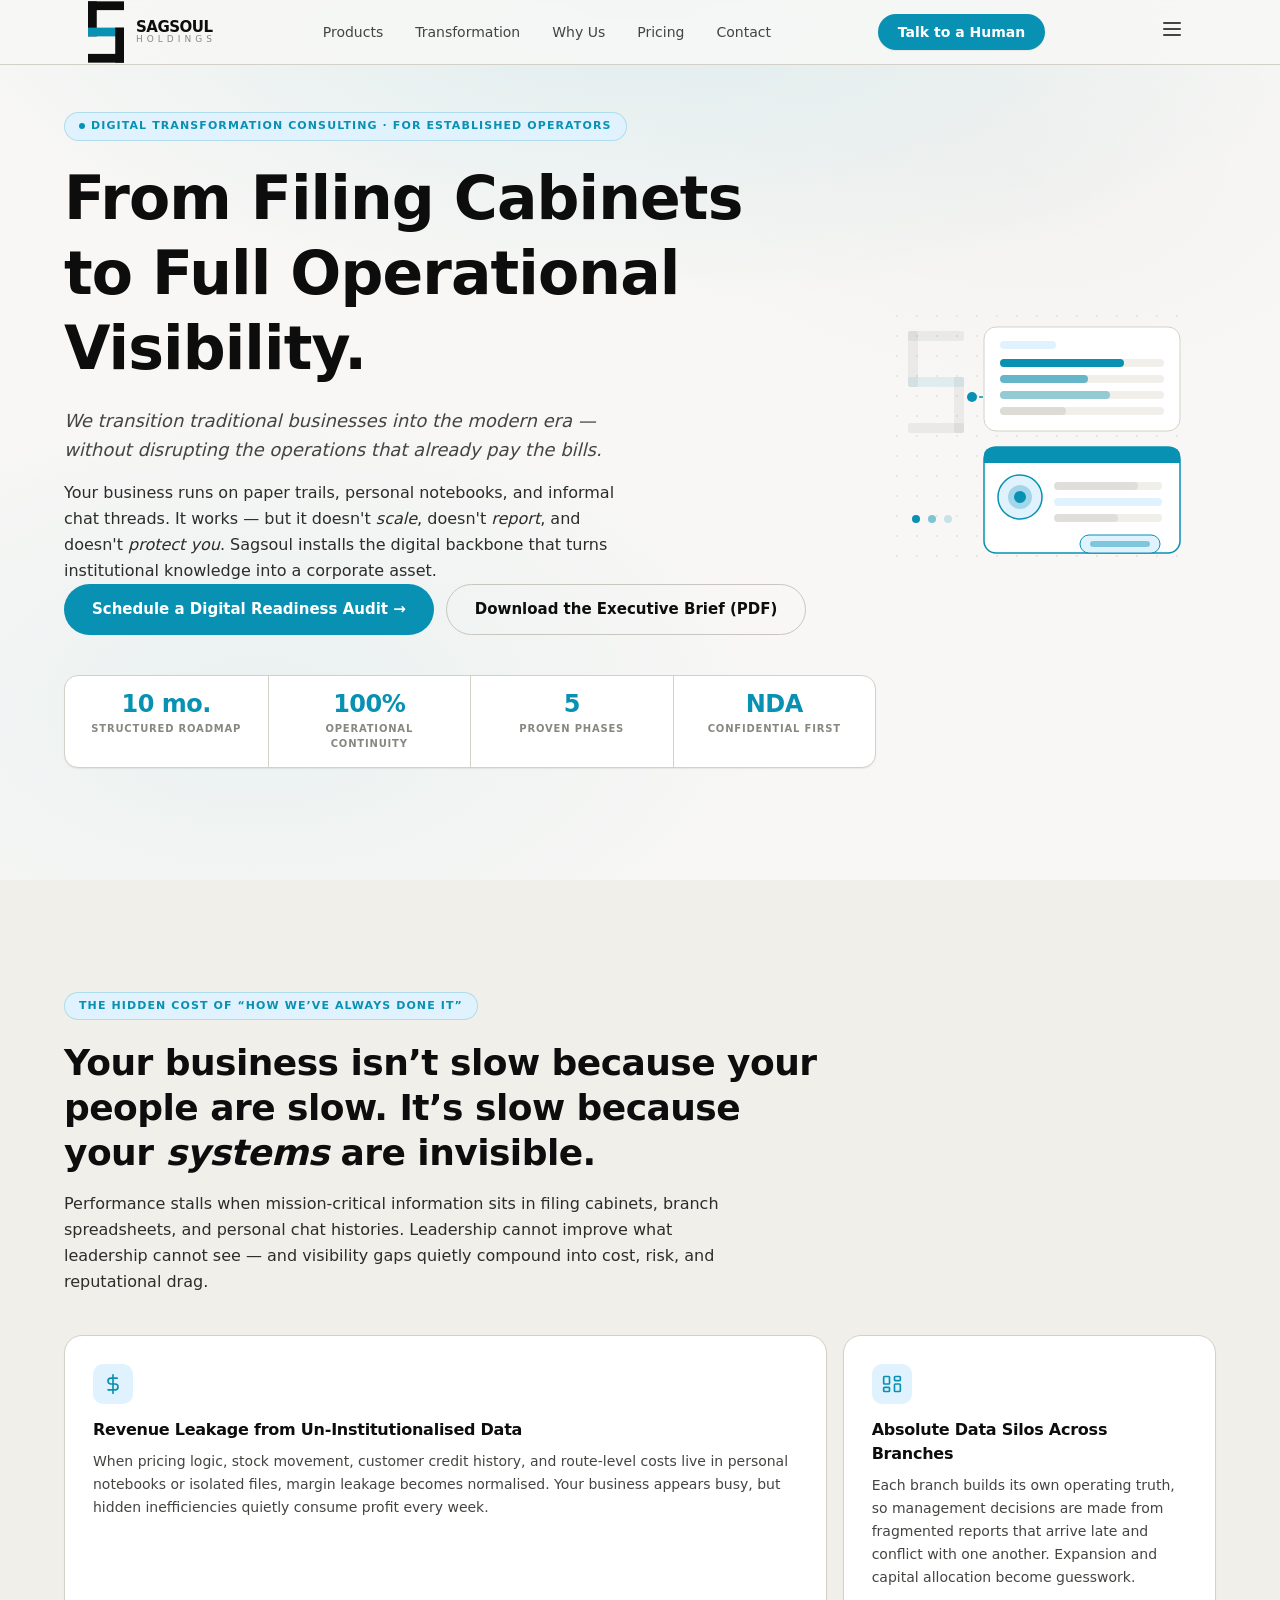
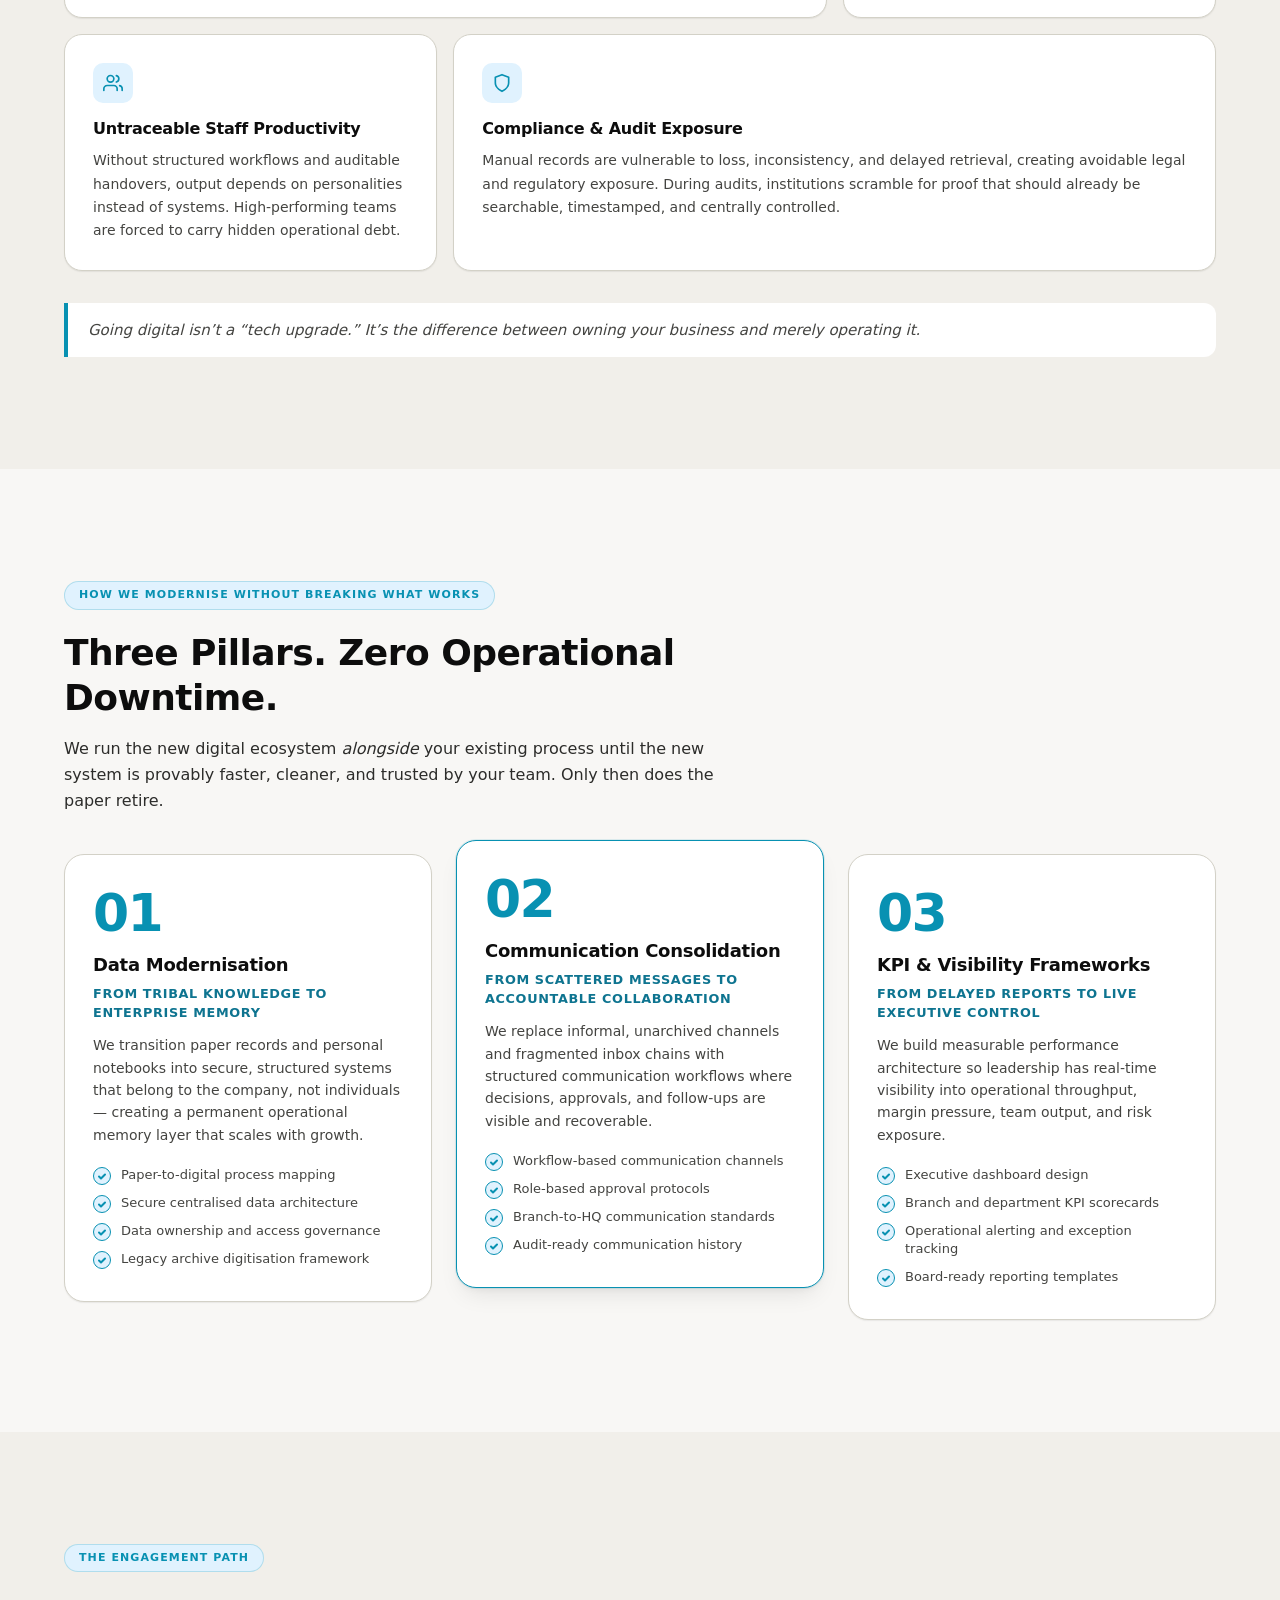
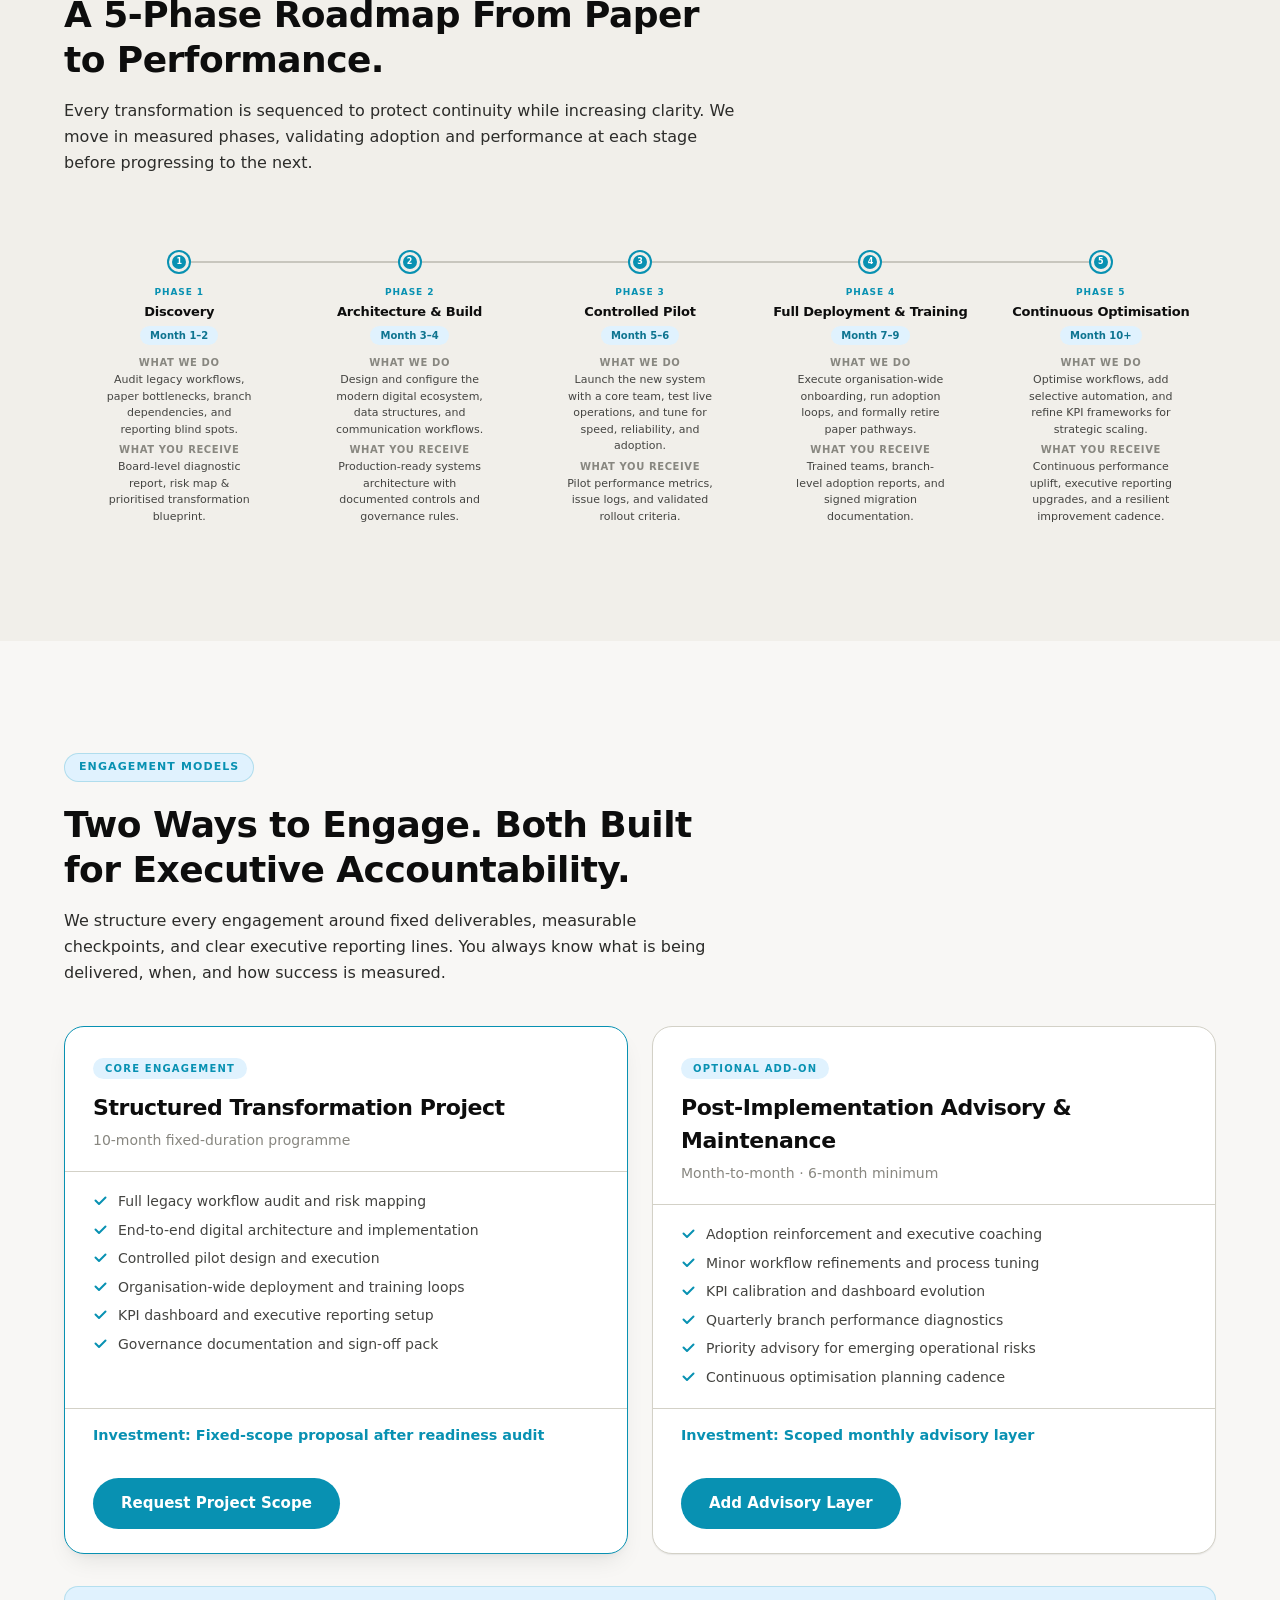
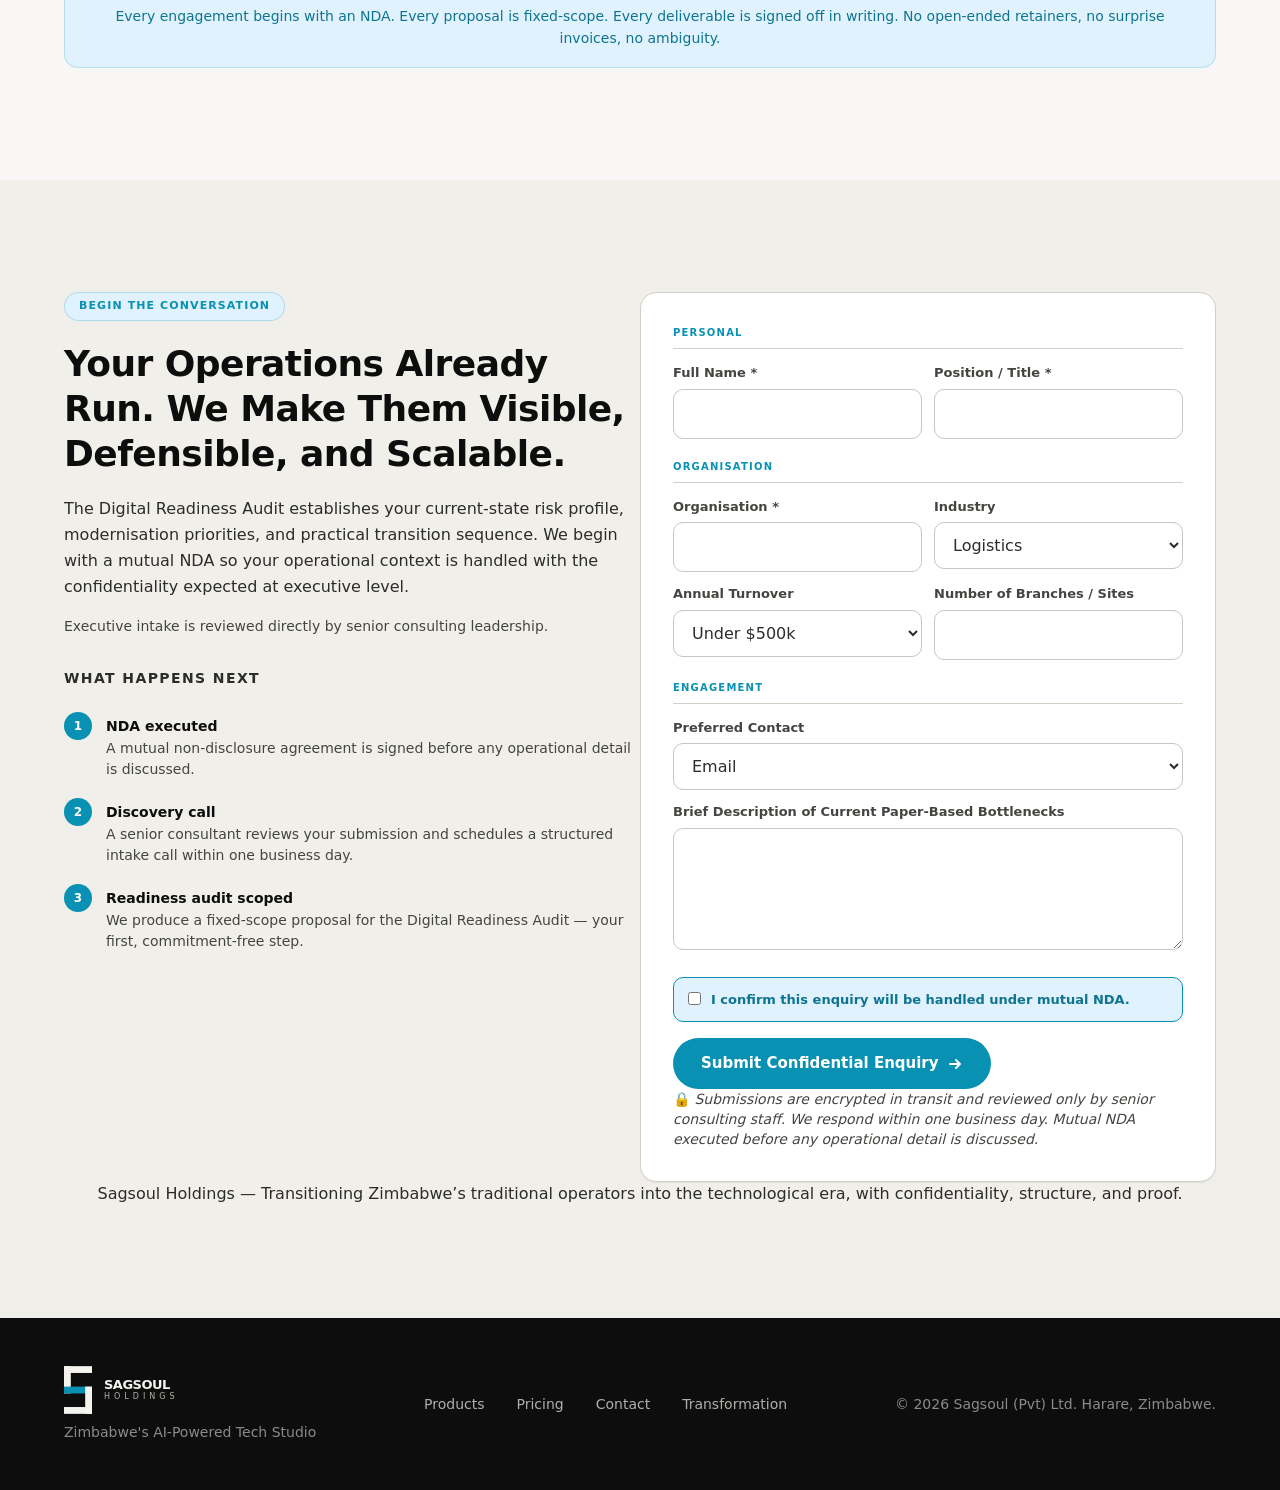
<file: services/digital-transformation.html>
<!DOCTYPE html>
<html lang="en" class="scroll-smooth">
<head>
  <meta charset="UTF-8" />
  <meta name="viewport" content="width=device-width, initial-scale=1.0" />
  <title>Digital Transformation Consulting — Sagsoul Holdings</title>
  <meta name="description" content="Sagsoul transitions established Zimbabwean operators from paper-based processes into modern, fully visible digital operations — without disrupting day-to-day business." />
  <link rel="icon" type="image/svg+xml" href="data:image/svg+xml,%3Csvg xmlns='http://www.w3.org/2000/svg' viewBox='0 0 74 126'%3E%3Crect fill='%23F8F7F5' x='0' y='0' width='74' height='126'/%3E%3Crect fill='%230D0D0D' x='7' y='7' width='60' height='14'/%3E%3Crect fill='%230D0D0D' x='7' y='7' width='14' height='58'/%3E%3Crect fill='%230891B2' x='7' y='43' width='60' height='14'/%3E%3Crect fill='%230D0D0D' x='53' y='43' width='14' height='58'/%3E%3Crect fill='%230D0D0D' x='7' y='87' width='60' height='14'/%3E%3C/svg%3E" />
  <link rel="apple-touch-icon" href="data:image/svg+xml,%3Csvg xmlns='http://www.w3.org/2000/svg' viewBox='0 0 74 126'%3E%3Crect fill='%23F8F7F5' x='0' y='0' width='74' height='126'/%3E%3Crect fill='%230D0D0D' x='7' y='7' width='60' height='14'/%3E%3Crect fill='%230D0D0D' x='7' y='7' width='14' height='58'/%3E%3Crect fill='%230891B2' x='7' y='43' width='60' height='14'/%3E%3Crect fill='%230D0D0D' x='53' y='43' width='14' height='58'/%3E%3Crect fill='%230D0D0D' x='7' y='87' width='60' height='14'/%3E%3C/svg%3E" />
  <link rel="stylesheet" href="../styles.css" />
  <link rel="stylesheet" href="../light-theme.css" />
  <link rel="stylesheet" href="digital-transformation.css" />
  <link rel="preconnect" href="https://fonts.googleapis.com" />
  <link rel="preconnect" href="https://fonts.gstatic.com" crossorigin />
  <link href="https://fonts.googleapis.com/css2?family=Outfit:wght@300;400;500;600;700;800;900&family=JetBrains+Mono:wght@400;500&display=swap" rel="stylesheet" />
</head>

<body class="bg-navy text-white font-sans antialiased">
  <header class="fixed top-0 inset-x-0 z-50 bg-navy/80 backdrop-blur-md border-b border-white/5">
    <div class="max-w-6xl mx-auto px-4 sm:px-6 flex items-center justify-between h-16">
      <a href="../index.html" class="flex items-center gap-3" aria-label="Sagsoul Holdings Home">
        <svg width="36" height="62" viewBox="0 0 74 126" fill="none" xmlns="http://www.w3.org/2000/svg">
          <rect fill="#0D0D0D" x="0" y="0" width="74" height="18"/>
          <rect fill="#0D0D0D" x="0" y="0" width="18" height="72"/>
          <rect fill="#0891B2" x="0" y="54" width="74" height="18"/>
          <rect fill="#0D0D0D" x="56" y="54" width="18" height="72"/>
          <rect fill="#0D0D0D" x="0" y="108" width="74" height="18"/>
        </svg>
        <div style="line-height:1.1;">
          <div style="font-size:15px;font-weight:800;color:#0D0D0D;letter-spacing:-0.5px;">SAGSOUL</div>
          <div style="font-size:9px;font-weight:400;letter-spacing:4px;color:#888780;">HOLDINGS</div>
        </div>
      </a>

      <nav class="hidden md:flex items-center gap-8 text-sm font-medium text-white/70" aria-label="Primary navigation">
        <a href="../index.html#ecosystem" class="hover:text-gold transition-colors">Products</a>
        <a href="#transformation-hero" class="hover:text-gold transition-colors">Transformation</a>
        <a href="../index.html#advantage" class="hover:text-gold transition-colors">Why Us</a>
        <a href="../index.html#pricing" class="hover:text-gold transition-colors">Pricing</a>
        <a href="#intake" class="hover:text-gold transition-colors">Contact</a>
      </nav>

      <a href="#intake" class="hidden md:inline-flex items-center gap-2 bg-gold text-navy font-bold text-sm px-5 py-2 rounded-full hover:bg-gold-400 transition-colors">
        Talk to a Human
      </a>

      <label for="mobile-menu-toggle" class="md:hidden cursor-pointer p-2 rounded-lg hover:bg-white/10 transition-colors" aria-label="Open mobile menu">
        <svg class="w-6 h-6" fill="none" stroke="currentColor" stroke-width="2" viewBox="0 0 24 24">
          <path stroke-linecap="round" stroke-linejoin="round" d="M4 6h16M4 12h16M4 18h16"/>
        </svg>
      </label>
    </div>

    <input type="checkbox" id="mobile-menu-toggle" class="hidden peer" />
    <div class="peer-checked:flex hidden flex-col bg-navy border-t border-white/5 px-4 pb-4 md:hidden" aria-label="Mobile navigation">
      <a href="../index.html#ecosystem" class="py-3 border-b border-white/5 text-white/70 hover:text-gold font-medium">Products</a>
      <a href="#transformation-hero" class="py-3 border-b border-white/5 text-white/70 hover:text-gold font-medium">Transformation</a>
      <a href="../index.html#advantage" class="py-3 border-b border-white/5 text-white/70 hover:text-gold font-medium">Why Us</a>
      <a href="../index.html#pricing" class="py-3 border-b border-white/5 text-white/70 hover:text-gold font-medium">Pricing</a>
      <a href="#intake" class="py-3 text-white/70 hover:text-gold font-medium">Contact</a>
      <a href="#intake" class="mt-4 text-center bg-gold text-navy font-bold text-sm px-5 py-3 rounded-full hover:bg-gold-400 transition-colors">
        Talk to a Human
      </a>
    </div>
  </header>

  <main>

    <!-- ════════════════════════════════════════════════════════
         HERO
    ════════════════════════════════════════════════════════ -->
    <section id="transformation-hero" class="relative hero-glow section-pad px-4 sm:px-6 overflow-hidden">
      <div class="max-w-6xl mx-auto">
        <div class="flex flex-col md:flex-row md:items-center md:gap-12 lg:gap-16">

          <!-- Copy column -->
          <div class="flex-1 min-w-0">
            <div class="dt-eyebrow">
              <svg width="6" height="6" viewBox="0 0 6 6" fill="currentColor" aria-hidden="true"><circle cx="3" cy="3" r="3"/></svg>
              Digital Transformation Consulting &middot; For Established Operators
            </div>
            <h1 class="text-4xl sm:text-5xl md:text-6xl font-black leading-tight tracking-tight mb-5">
              From Filing Cabinets<br class="hidden sm:block"> to Full Operational<br class="hidden sm:block"> Visibility.
            </h1>
            <p class="text-lg text-white/60 max-w-xl mb-4 leading-relaxed">
              <em>We transition traditional businesses into the modern era — without disrupting the operations that already pay the bills.</em>
            </p>
            <p class="text-base text-white/70 max-w-xl mb-9 leading-relaxed">
              Your business runs on paper trails, personal notebooks, and informal chat threads. It works — but it doesn't <em>scale</em>, doesn't <em>report</em>, and doesn't <em>protect you</em>. Sagsoul installs the digital backbone that turns institutional knowledge into a corporate asset.
            </p>
            <div class="flex flex-col sm:flex-row gap-3 mb-10">
              <a href="#intake" class="btn-primary-dt">Schedule a Digital Readiness Audit &rarr;</a>
              <a href="#intake" class="btn-outline-dt">Download the Executive Brief (PDF)</a>
            </div>

            <!-- Stat strip -->
            <div class="stat-strip">
              <div class="stat-strip__item">
                <span class="stat-strip__value">10 mo.</span>
                <span class="stat-strip__label">Structured Roadmap</span>
              </div>
              <div class="stat-strip__item">
                <span class="stat-strip__value">100%</span>
                <span class="stat-strip__label">Operational Continuity</span>
              </div>
              <div class="stat-strip__item">
                <span class="stat-strip__value">5</span>
                <span class="stat-strip__label">Proven Phases</span>
              </div>
              <div class="stat-strip__item">
                <span class="stat-strip__value">NDA</span>
                <span class="stat-strip__label">Confidential First</span>
              </div>
            </div>
          </div><!-- /copy column -->

          <!-- Geometric visual (md+ only) -->
          <div class="hero-visual" aria-hidden="true">
            <svg width="300" height="250" viewBox="0 0 300 250" fill="none" xmlns="http://www.w3.org/2000/svg">
              <!-- Subtle dot grid -->
              <defs>
                <pattern id="dt-dotgrid" width="20" height="20" patternUnits="userSpaceOnUse">
                  <circle cx="1" cy="1" r="1" fill="#D3D1C7" opacity="0.55"/>
                </pattern>
              </defs>
              <rect width="300" height="250" fill="url(#dt-dotgrid)"/>

              <!-- Brand-mark echo (large, very muted) -->
              <rect x="12" y="16" width="56" height="10" rx="2" fill="#0D0D0D" opacity="0.055"/>
              <rect x="12" y="16" width="10" height="56" rx="2" fill="#0D0D0D" opacity="0.055"/>
              <rect x="12" y="62" width="56" height="10" rx="2" fill="#0891B2" opacity="0.10"/>
              <rect x="58" y="62" width="10" height="56" rx="2" fill="#0D0D0D" opacity="0.055"/>
              <rect x="12" y="108" width="56" height="10" rx="2" fill="#0D0D0D" opacity="0.055"/>

              <!-- Card 1: Performance bars (top-right) -->
              <rect x="88" y="12" width="196" height="104" rx="12" fill="#FFFFFF" stroke="#D3D1C7" stroke-width="1"/>
              <!-- label chip -->
              <rect x="104" y="26" width="56" height="8" rx="4" fill="#E0F2FE"/>
              <!-- progress bars -->
              <rect x="104" y="44" width="164" height="8" rx="4" fill="#F1EFEA"/>
              <rect x="104" y="44" width="124" height="8" rx="4" fill="#0891B2"/>
              <rect x="104" y="60" width="164" height="8" rx="4" fill="#F1EFEA"/>
              <rect x="104" y="60" width="88" height="8" rx="4" fill="#0891B2" opacity="0.6"/>
              <rect x="104" y="76" width="164" height="8" rx="4" fill="#F1EFEA"/>
              <rect x="104" y="76" width="110" height="8" rx="4" fill="#0891B2" opacity="0.4"/>
              <rect x="104" y="92" width="164" height="8" rx="4" fill="#F1EFEA"/>
              <rect x="104" y="92" width="66" height="8" rx="4" fill="#0D0D0D" opacity="0.09"/>

              <!-- Card 2: Teal-featured metric card (bottom, offset right) -->
              <rect x="88" y="132" width="196" height="106" rx="12" fill="#FFFFFF" stroke="#0891B2" stroke-width="1.5"/>
              <!-- teal header bar -->
              <rect x="88" y="132" width="196" height="16" rx="10" fill="#0891B2"/>
              <rect x="88" y="140" width="196" height="8" fill="#0891B2"/>
              <!-- circular metric -->
              <circle cx="124" cy="182" r="22" fill="#E0F2FE" stroke="#0891B2" stroke-width="1.5"/>
              <circle cx="124" cy="182" r="12" fill="#0891B2" opacity="0.28"/>
              <circle cx="124" cy="182" r="6"  fill="#0891B2"/>
              <!-- metric detail bars -->
              <rect x="158" y="167" width="108" height="8" rx="4" fill="#F1EFEA"/>
              <rect x="158" y="167" width="84"  height="8" rx="4" fill="#0D0D0D" opacity="0.07"/>
              <rect x="158" y="183" width="108" height="8" rx="4" fill="#E0F2FE"/>
              <rect x="158" y="199" width="108" height="8" rx="4" fill="#F1EFEA"/>
              <rect x="158" y="199" width="64"  height="8" rx="4" fill="#0D0D0D" opacity="0.07"/>

              <!-- Floating mini-badge -->
              <rect x="184" y="220" width="80" height="18" rx="9" fill="#E0F2FE" stroke="#0891B2" stroke-width="1"/>
              <rect x="194" y="226" width="60" height="6" rx="3" fill="#0891B2" opacity="0.45"/>

              <!-- Small connector dot -->
              <circle cx="76" cy="82" r="5" fill="#0891B2"/>
              <line x1="76" y1="82" x2="88" y2="82" stroke="#0891B2" stroke-width="1.5" stroke-dasharray="4 3"/>

              <!-- Activity dots row -->
              <circle cx="20" cy="204" r="4" fill="#0891B2"/>
              <circle cx="36" cy="204" r="4" fill="#0891B2" opacity="0.5"/>
              <circle cx="52" cy="204" r="4" fill="#0891B2" opacity="0.2"/>
            </svg>
          </div><!-- /hero-visual -->

        </div><!-- /flex row -->
      </div>
    </section>


    <!-- ════════════════════════════════════════════════════════
         HIDDEN COST — BENTO GRID
    ════════════════════════════════════════════════════════ -->
    <section id="legacy-trap" class="section-pad px-4 sm:px-6">
      <div class="max-w-6xl mx-auto">

        <div class="dt-eyebrow">The Hidden Cost of &ldquo;How We&rsquo;ve Always Done It&rdquo;</div>
        <h2 class="text-3xl sm:text-4xl font-black mb-4 max-w-3xl leading-tight">
          Your business isn&rsquo;t slow because your people are slow.<br class="hidden md:block"> It&rsquo;s slow because your <em>systems</em> are invisible.
        </h2>
        <p class="text-white/70 max-w-2xl mb-10 leading-relaxed">
          Performance stalls when mission-critical information sits in filing cabinets, branch spreadsheets, and personal chat histories. Leadership cannot improve what leadership cannot see — and visibility gaps quietly compound into cost, risk, and reputational drag.
        </p>

        <div class="bento-grid">

          <!-- Card 1 (wide) -->
          <article class="bento-card bento-card--wide">
            <div class="bento-card__icon">
              <svg viewBox="0 0 24 24" fill="none" stroke="currentColor" stroke-width="2" stroke-linecap="round" stroke-linejoin="round" aria-hidden="true">
                <line x1="12" y1="1" x2="12" y2="23"/><path d="M17 5H9.5a3.5 3.5 0 0 0 0 7h5a3.5 3.5 0 0 1 0 7H6"/>
              </svg>
            </div>
            <h3 class="bento-card__title">Revenue Leakage from Un-Institutionalised Data</h3>
            <p class="bento-card__body">When pricing logic, stock movement, customer credit history, and route-level costs live in personal notebooks or isolated files, margin leakage becomes normalised. Your business appears busy, but hidden inefficiencies quietly consume profit every week.</p>
          </article>

          <!-- Card 2 (narrow) -->
          <article class="bento-card">
            <div class="bento-card__icon">
              <svg viewBox="0 0 24 24" fill="none" stroke="currentColor" stroke-width="2" stroke-linecap="round" stroke-linejoin="round" aria-hidden="true">
                <rect x="2" y="3" width="7" height="9" rx="1"/><rect x="15" y="3" width="7" height="5" rx="1"/>
                <rect x="15" y="12" width="7" height="9" rx="1"/><rect x="2" y="16" width="7" height="5" rx="1"/>
              </svg>
            </div>
            <h3 class="bento-card__title">Absolute Data Silos Across Branches</h3>
            <p class="bento-card__body">Each branch builds its own operating truth, so management decisions are made from fragmented reports that arrive late and conflict with one another. Expansion and capital allocation become guesswork.</p>
          </article>

          <!-- Card 3 (narrow) -->
          <article class="bento-card">
            <div class="bento-card__icon">
              <svg viewBox="0 0 24 24" fill="none" stroke="currentColor" stroke-width="2" stroke-linecap="round" stroke-linejoin="round" aria-hidden="true">
                <path d="M17 21v-2a4 4 0 0 0-4-4H5a4 4 0 0 0-4 4v2"/><circle cx="9" cy="7" r="4"/>
                <path d="M23 21v-2a4 4 0 0 0-3-3.87"/><path d="M16 3.13a4 4 0 0 1 0 7.75"/>
              </svg>
            </div>
            <h3 class="bento-card__title">Untraceable Staff Productivity</h3>
            <p class="bento-card__body">Without structured workflows and auditable handovers, output depends on personalities instead of systems. High-performing teams are forced to carry hidden operational debt.</p>
          </article>

          <!-- Card 4 (wide) -->
          <article class="bento-card bento-card--wide">
            <div class="bento-card__icon">
              <svg viewBox="0 0 24 24" fill="none" stroke="currentColor" stroke-width="2" stroke-linecap="round" stroke-linejoin="round" aria-hidden="true">
                <path d="M12 22s8-4 8-10V5l-8-3-8 3v7c0 6 8 10 8 10z"/>
              </svg>
            </div>
            <h3 class="bento-card__title">Compliance &amp; Audit Exposure</h3>
            <p class="bento-card__body">Manual records are vulnerable to loss, inconsistency, and delayed retrieval, creating avoidable legal and regulatory exposure. During audits, institutions scramble for proof that should already be searchable, timestamped, and centrally controlled.</p>
          </article>

        </div><!-- /bento-grid -->

        <div class="quote-callout">
          Going digital isn&rsquo;t a &ldquo;tech upgrade.&rdquo; It&rsquo;s the difference between owning your business and merely operating it.
        </div>

      </div>
    </section>


    <!-- ════════════════════════════════════════════════════════
         THREE PILLARS
    ════════════════════════════════════════════════════════ -->
    <section id="pillars" class="section-pad px-4 sm:px-6">
      <div class="max-w-6xl mx-auto">

        <div class="dt-eyebrow">How We Modernise Without Breaking What Works</div>
        <h2 class="text-3xl sm:text-4xl font-black mb-4 max-w-2xl leading-tight">Three Pillars. Zero Operational Downtime.</h2>
        <p class="text-white/70 max-w-2xl mb-10 leading-relaxed">
          We run the new digital ecosystem <em>alongside</em> your existing process until the new system is provably faster, cleaner, and trusted by your team. Only then does the paper retire.
        </p>

        <div class="pillar-cards">

          <!-- Pillar 1 -->
          <article class="pillar-card">
            <div class="pillar-card__num">01</div>
            <h3 class="pillar-card__title">Data Modernisation</h3>
            <p class="pillar-card__subtitle">From tribal knowledge to enterprise memory</p>
            <p class="pillar-card__body">We transition paper records and personal notebooks into secure, structured systems that belong to the company, not individuals — creating a permanent operational memory layer that scales with growth.</p>
            <ul class="check-list">
              <li>
                <span class="check-dot">
                  <svg viewBox="0 0 10 10" fill="none" stroke="currentColor" stroke-width="2" stroke-linecap="round" stroke-linejoin="round" aria-hidden="true"><path d="M2 5.5l2 2 4-4"/></svg>
                </span>
                Paper-to-digital process mapping
              </li>
              <li>
                <span class="check-dot">
                  <svg viewBox="0 0 10 10" fill="none" stroke="currentColor" stroke-width="2" stroke-linecap="round" stroke-linejoin="round" aria-hidden="true"><path d="M2 5.5l2 2 4-4"/></svg>
                </span>
                Secure centralised data architecture
              </li>
              <li>
                <span class="check-dot">
                  <svg viewBox="0 0 10 10" fill="none" stroke="currentColor" stroke-width="2" stroke-linecap="round" stroke-linejoin="round" aria-hidden="true"><path d="M2 5.5l2 2 4-4"/></svg>
                </span>
                Data ownership and access governance
              </li>
              <li>
                <span class="check-dot">
                  <svg viewBox="0 0 10 10" fill="none" stroke="currentColor" stroke-width="2" stroke-linecap="round" stroke-linejoin="round" aria-hidden="true"><path d="M2 5.5l2 2 4-4"/></svg>
                </span>
                Legacy archive digitisation framework
              </li>
            </ul>
          </article>

          <!-- Pillar 2 (featured / staggered) -->
          <article class="pillar-card pillar-card--featured">
            <div class="pillar-card__num">02</div>
            <h3 class="pillar-card__title">Communication Consolidation</h3>
            <p class="pillar-card__subtitle">From scattered messages to accountable collaboration</p>
            <p class="pillar-card__body">We replace informal, unarchived channels and fragmented inbox chains with structured communication workflows where decisions, approvals, and follow-ups are visible and recoverable.</p>
            <ul class="check-list">
              <li>
                <span class="check-dot">
                  <svg viewBox="0 0 10 10" fill="none" stroke="currentColor" stroke-width="2" stroke-linecap="round" stroke-linejoin="round" aria-hidden="true"><path d="M2 5.5l2 2 4-4"/></svg>
                </span>
                Workflow-based communication channels
              </li>
              <li>
                <span class="check-dot">
                  <svg viewBox="0 0 10 10" fill="none" stroke="currentColor" stroke-width="2" stroke-linecap="round" stroke-linejoin="round" aria-hidden="true"><path d="M2 5.5l2 2 4-4"/></svg>
                </span>
                Role-based approval protocols
              </li>
              <li>
                <span class="check-dot">
                  <svg viewBox="0 0 10 10" fill="none" stroke="currentColor" stroke-width="2" stroke-linecap="round" stroke-linejoin="round" aria-hidden="true"><path d="M2 5.5l2 2 4-4"/></svg>
                </span>
                Branch-to-HQ communication standards
              </li>
              <li>
                <span class="check-dot">
                  <svg viewBox="0 0 10 10" fill="none" stroke="currentColor" stroke-width="2" stroke-linecap="round" stroke-linejoin="round" aria-hidden="true"><path d="M2 5.5l2 2 4-4"/></svg>
                </span>
                Audit-ready communication history
              </li>
            </ul>
          </article>

          <!-- Pillar 3 -->
          <article class="pillar-card">
            <div class="pillar-card__num">03</div>
            <h3 class="pillar-card__title">KPI &amp; Visibility Frameworks</h3>
            <p class="pillar-card__subtitle">From delayed reports to live executive control</p>
            <p class="pillar-card__body">We build measurable performance architecture so leadership has real-time visibility into operational throughput, margin pressure, team output, and risk exposure.</p>
            <ul class="check-list">
              <li>
                <span class="check-dot">
                  <svg viewBox="0 0 10 10" fill="none" stroke="currentColor" stroke-width="2" stroke-linecap="round" stroke-linejoin="round" aria-hidden="true"><path d="M2 5.5l2 2 4-4"/></svg>
                </span>
                Executive dashboard design
              </li>
              <li>
                <span class="check-dot">
                  <svg viewBox="0 0 10 10" fill="none" stroke="currentColor" stroke-width="2" stroke-linecap="round" stroke-linejoin="round" aria-hidden="true"><path d="M2 5.5l2 2 4-4"/></svg>
                </span>
                Branch and department KPI scorecards
              </li>
              <li>
                <span class="check-dot">
                  <svg viewBox="0 0 10 10" fill="none" stroke="currentColor" stroke-width="2" stroke-linecap="round" stroke-linejoin="round" aria-hidden="true"><path d="M2 5.5l2 2 4-4"/></svg>
                </span>
                Operational alerting and exception tracking
              </li>
              <li>
                <span class="check-dot">
                  <svg viewBox="0 0 10 10" fill="none" stroke="currentColor" stroke-width="2" stroke-linecap="round" stroke-linejoin="round" aria-hidden="true"><path d="M2 5.5l2 2 4-4"/></svg>
                </span>
                Board-ready reporting templates
              </li>
            </ul>
          </article>

        </div><!-- /pillar-cards -->
      </div>
    </section>


    <!-- ════════════════════════════════════════════════════════
         ROADMAP
    ════════════════════════════════════════════════════════ -->
    <section id="roadmap" class="section-pad px-4 sm:px-6">
      <div class="max-w-6xl mx-auto">

        <div class="dt-eyebrow">The Engagement Path</div>
        <h2 class="text-3xl sm:text-4xl font-black mb-4 max-w-2xl leading-tight">A 5-Phase Roadmap From Paper to Performance.</h2>
        <p class="text-white/70 max-w-2xl mb-10 leading-relaxed">
          Every transformation is sequenced to protect continuity while increasing clarity. We move in measured phases, validating adoption and performance at each stage before progressing to the next.
        </p>

        <!-- ── HORIZONTAL STEPPER (md+) ── -->
        <div class="roadmap-horizontal">
          <div class="roadmap-horizontal__track">

            <div class="roadmap-node">
              <div class="roadmap-node__circle">1</div>
              <p class="roadmap-node__phase">Phase 1</p>
              <h4 class="roadmap-node__title">Discovery</h4>
              <span class="roadmap-node__chip">Month 1&ndash;2</span>
              <p class="roadmap-node__do"><strong>What we do</strong>Audit legacy workflows, paper bottlenecks, branch dependencies, and reporting blind spots.</p>
              <p class="roadmap-node__receive"><strong>What you receive</strong>Board-level diagnostic report, risk map &amp; prioritised transformation blueprint.</p>
            </div>

            <div class="roadmap-node">
              <div class="roadmap-node__circle">2</div>
              <p class="roadmap-node__phase">Phase 2</p>
              <h4 class="roadmap-node__title">Architecture &amp; Build</h4>
              <span class="roadmap-node__chip">Month 3&ndash;4</span>
              <p class="roadmap-node__do"><strong>What we do</strong>Design and configure the modern digital ecosystem, data structures, and communication workflows.</p>
              <p class="roadmap-node__receive"><strong>What you receive</strong>Production-ready systems architecture with documented controls and governance rules.</p>
            </div>

            <div class="roadmap-node">
              <div class="roadmap-node__circle">3</div>
              <p class="roadmap-node__phase">Phase 3</p>
              <h4 class="roadmap-node__title">Controlled Pilot</h4>
              <span class="roadmap-node__chip">Month 5&ndash;6</span>
              <p class="roadmap-node__do"><strong>What we do</strong>Launch the new system with a core team, test live operations, and tune for speed, reliability, and adoption.</p>
              <p class="roadmap-node__receive"><strong>What you receive</strong>Pilot performance metrics, issue logs, and validated rollout criteria.</p>
            </div>

            <div class="roadmap-node">
              <div class="roadmap-node__circle">4</div>
              <p class="roadmap-node__phase">Phase 4</p>
              <h4 class="roadmap-node__title">Full Deployment &amp; Training</h4>
              <span class="roadmap-node__chip">Month 7&ndash;9</span>
              <p class="roadmap-node__do"><strong>What we do</strong>Execute organisation-wide onboarding, run adoption loops, and formally retire paper pathways.</p>
              <p class="roadmap-node__receive"><strong>What you receive</strong>Trained teams, branch-level adoption reports, and signed migration documentation.</p>
            </div>

            <div class="roadmap-node">
              <div class="roadmap-node__circle">5</div>
              <p class="roadmap-node__phase">Phase 5</p>
              <h4 class="roadmap-node__title">Continuous Optimisation</h4>
              <span class="roadmap-node__chip">Month 10+</span>
              <p class="roadmap-node__do"><strong>What we do</strong>Optimise workflows, add selective automation, and refine KPI frameworks for strategic scaling.</p>
              <p class="roadmap-node__receive"><strong>What you receive</strong>Continuous performance uplift, executive reporting upgrades, and a resilient improvement cadence.</p>
            </div>

          </div><!-- /track -->
        </div><!-- /roadmap-horizontal -->

        <!-- ── VERTICAL TIMELINE (mobile fallback) ── -->
        <div class="roadmap-vertical">
          <div class="roadmap-timeline max-w-2xl">

            <article class="roadmap-step">
              <span class="inline-flex items-center text-xs font-semibold bg-gold/10 border border-gold/30 rounded-full px-3 py-1 mb-3">Phase 1</span>
              <p class="duration mb-1">Duration: Month 1&ndash;2</p>
              <h4 class="font-bold text-xl">Discovery</h4>
              <p class="text-white/70 mt-2"><strong>What we do:</strong> Audit legacy workflows, paper bottlenecks, branch dependencies, and reporting blind spots.</p>
              <p class="text-white/60 mt-2"><strong>What you receive:</strong> A board-level diagnostic report, risk map, and prioritised transformation blueprint.</p>
            </article>

            <article class="roadmap-step">
              <span class="inline-flex items-center text-xs font-semibold bg-gold/10 border border-gold/30 rounded-full px-3 py-1 mb-3">Phase 2</span>
              <p class="duration mb-1">Duration: Month 3&ndash;4</p>
              <h4 class="font-bold text-xl">Architecture &amp; Build</h4>
              <p class="text-white/70 mt-2"><strong>What we do:</strong> Design and configure the modern digital ecosystem, data structures, and communication workflows.</p>
              <p class="text-white/60 mt-2"><strong>What you receive:</strong> A production-ready systems architecture with documented controls and governance rules.</p>
            </article>

            <article class="roadmap-step">
              <span class="inline-flex items-center text-xs font-semibold bg-gold/10 border border-gold/30 rounded-full px-3 py-1 mb-3">Phase 3</span>
              <p class="duration mb-1">Duration: Month 5&ndash;6</p>
              <h4 class="font-bold text-xl">Controlled Pilot</h4>
              <p class="text-white/70 mt-2"><strong>What we do:</strong> Launch the new system with a core team, test live operations, and tune for speed, reliability, and adoption.</p>
              <p class="text-white/60 mt-2"><strong>What you receive:</strong> Pilot performance metrics, issue logs, and validated rollout criteria for full deployment.</p>
            </article>

            <article class="roadmap-step">
              <span class="inline-flex items-center text-xs font-semibold bg-gold/10 border border-gold/30 rounded-full px-3 py-1 mb-3">Phase 4</span>
              <p class="duration mb-1">Duration: Month 7&ndash;9</p>
              <h4 class="font-bold text-xl">Full Deployment &amp; Training Loops</h4>
              <p class="text-white/70 mt-2"><strong>What we do:</strong> Execute organisation-wide onboarding, run adoption loops, and formally retire paper pathways.</p>
              <p class="text-white/60 mt-2"><strong>What you receive:</strong> Trained teams, branch-level adoption reports, and signed migration completion documentation.</p>
            </article>

            <article class="roadmap-step">
              <span class="inline-flex items-center text-xs font-semibold bg-gold/10 border border-gold/30 rounded-full px-3 py-1 mb-3">Phase 5</span>
              <p class="duration mb-1">Duration: Month 10+</p>
              <h4 class="font-bold text-xl">Continuous Optimisation</h4>
              <p class="text-white/70 mt-2"><strong>What we do:</strong> Optimise workflows, add selective automation, and refine KPI frameworks for strategic scaling.</p>
              <p class="text-white/60 mt-2"><strong>What you receive:</strong> Continuous performance uplift, executive reporting upgrades, and a resilient improvement cadence.</p>
            </article>

          </div><!-- /roadmap-timeline -->
        </div><!-- /roadmap-vertical -->

      </div>
    </section>


    <!-- ════════════════════════════════════════════════════════
         ENGAGEMENT MODELS
    ════════════════════════════════════════════════════════ -->
    <section id="engagement" class="section-pad px-4 sm:px-6">
      <div class="max-w-6xl mx-auto">

        <div class="dt-eyebrow">Engagement Models</div>
        <h2 class="text-3xl sm:text-4xl font-black mb-4 max-w-2xl leading-tight">Two Ways to Engage. Both Built for Executive Accountability.</h2>
        <p class="text-white/70 max-w-2xl mb-10 leading-relaxed">
          We structure every engagement around fixed deliverables, measurable checkpoints, and clear executive reporting lines. You always know what is being delivered, when, and how success is measured.
        </p>

        <div class="engagement-cards">

          <!-- Card 1: Core Engagement (featured) -->
          <article class="engagement-card engagement-card--featured">
            <div class="engagement-card__header">
              <div class="engagement-card__label">Core Engagement</div>
              <h3 class="engagement-card__title">Structured Transformation Project</h3>
              <p class="engagement-card__summary">10-month fixed-duration programme</p>
            </div>
            <div class="engagement-card__features">
              <ul class="feature-list">
                <li>
                  <span class="feature-list__check">
                    <svg viewBox="0 0 15 15" fill="none" stroke="currentColor" stroke-width="2" stroke-linecap="round" stroke-linejoin="round" aria-hidden="true"><path d="M2.5 7.5l3.5 3.5 6.5-6.5"/></svg>
                  </span>
                  Full legacy workflow audit and risk mapping
                </li>
                <li>
                  <span class="feature-list__check">
                    <svg viewBox="0 0 15 15" fill="none" stroke="currentColor" stroke-width="2" stroke-linecap="round" stroke-linejoin="round" aria-hidden="true"><path d="M2.5 7.5l3.5 3.5 6.5-6.5"/></svg>
                  </span>
                  End-to-end digital architecture and implementation
                </li>
                <li>
                  <span class="feature-list__check">
                    <svg viewBox="0 0 15 15" fill="none" stroke="currentColor" stroke-width="2" stroke-linecap="round" stroke-linejoin="round" aria-hidden="true"><path d="M2.5 7.5l3.5 3.5 6.5-6.5"/></svg>
                  </span>
                  Controlled pilot design and execution
                </li>
                <li>
                  <span class="feature-list__check">
                    <svg viewBox="0 0 15 15" fill="none" stroke="currentColor" stroke-width="2" stroke-linecap="round" stroke-linejoin="round" aria-hidden="true"><path d="M2.5 7.5l3.5 3.5 6.5-6.5"/></svg>
                  </span>
                  Organisation-wide deployment and training loops
                </li>
                <li>
                  <span class="feature-list__check">
                    <svg viewBox="0 0 15 15" fill="none" stroke="currentColor" stroke-width="2" stroke-linecap="round" stroke-linejoin="round" aria-hidden="true"><path d="M2.5 7.5l3.5 3.5 6.5-6.5"/></svg>
                  </span>
                  KPI dashboard and executive reporting setup
                </li>
                <li>
                  <span class="feature-list__check">
                    <svg viewBox="0 0 15 15" fill="none" stroke="currentColor" stroke-width="2" stroke-linecap="round" stroke-linejoin="round" aria-hidden="true"><path d="M2.5 7.5l3.5 3.5 6.5-6.5"/></svg>
                  </span>
                  Governance documentation and sign-off pack
                </li>
              </ul>
            </div>
            <div class="engagement-card__price">
              Investment: Fixed-scope proposal after readiness audit
            </div>
            <div class="engagement-card__footer">
              <a href="#intake" class="btn-primary-dt">Request Project Scope</a>
            </div>
          </article>

          <!-- Card 2: Optional Add-on -->
          <article class="engagement-card">
            <div class="engagement-card__header">
              <div class="engagement-card__label">Optional Add-on</div>
              <h3 class="engagement-card__title">Post-Implementation Advisory &amp; Maintenance</h3>
              <p class="engagement-card__summary">Month-to-month &middot; 6-month minimum</p>
            </div>
            <div class="engagement-card__features">
              <ul class="feature-list">
                <li>
                  <span class="feature-list__check">
                    <svg viewBox="0 0 15 15" fill="none" stroke="currentColor" stroke-width="2" stroke-linecap="round" stroke-linejoin="round" aria-hidden="true"><path d="M2.5 7.5l3.5 3.5 6.5-6.5"/></svg>
                  </span>
                  Adoption reinforcement and executive coaching
                </li>
                <li>
                  <span class="feature-list__check">
                    <svg viewBox="0 0 15 15" fill="none" stroke="currentColor" stroke-width="2" stroke-linecap="round" stroke-linejoin="round" aria-hidden="true"><path d="M2.5 7.5l3.5 3.5 6.5-6.5"/></svg>
                  </span>
                  Minor workflow refinements and process tuning
                </li>
                <li>
                  <span class="feature-list__check">
                    <svg viewBox="0 0 15 15" fill="none" stroke="currentColor" stroke-width="2" stroke-linecap="round" stroke-linejoin="round" aria-hidden="true"><path d="M2.5 7.5l3.5 3.5 6.5-6.5"/></svg>
                  </span>
                  KPI calibration and dashboard evolution
                </li>
                <li>
                  <span class="feature-list__check">
                    <svg viewBox="0 0 15 15" fill="none" stroke="currentColor" stroke-width="2" stroke-linecap="round" stroke-linejoin="round" aria-hidden="true"><path d="M2.5 7.5l3.5 3.5 6.5-6.5"/></svg>
                  </span>
                  Quarterly branch performance diagnostics
                </li>
                <li>
                  <span class="feature-list__check">
                    <svg viewBox="0 0 15 15" fill="none" stroke="currentColor" stroke-width="2" stroke-linecap="round" stroke-linejoin="round" aria-hidden="true"><path d="M2.5 7.5l3.5 3.5 6.5-6.5"/></svg>
                  </span>
                  Priority advisory for emerging operational risks
                </li>
                <li>
                  <span class="feature-list__check">
                    <svg viewBox="0 0 15 15" fill="none" stroke="currentColor" stroke-width="2" stroke-linecap="round" stroke-linejoin="round" aria-hidden="true"><path d="M2.5 7.5l3.5 3.5 6.5-6.5"/></svg>
                  </span>
                  Continuous optimisation planning cadence
                </li>
              </ul>
            </div>
            <div class="engagement-card__price">
              Investment: Scoped monthly advisory layer
            </div>
            <div class="engagement-card__footer">
              <a href="#intake" class="btn-primary-dt">Add Advisory Layer</a>
            </div>
          </article>

        </div><!-- /engagement-cards -->

        <div class="guarantee-block">
          Every engagement begins with an NDA. Every proposal is fixed-scope. Every deliverable is signed off in writing. No open-ended retainers, no surprise invoices, no ambiguity.
        </div>

      </div>
    </section>


    <!-- ════════════════════════════════════════════════════════
         INTAKE FORM
    ════════════════════════════════════════════════════════ -->
    <section id="intake" class="section-pad px-4 sm:px-6">
      <div class="max-w-6xl mx-auto">
        <div class="grid md:grid-cols-2 gap-10 lg:gap-16 items-start">

          <!-- Left: info panel -->
          <div>
            <div class="dt-eyebrow">Begin the Conversation</div>
            <h2 class="text-3xl sm:text-4xl font-black mb-5 max-w-sm leading-tight">
              Your Operations Already Run. We Make Them Visible, Defensible, and Scalable.
            </h2>
            <p class="text-white/70 leading-relaxed mb-4">
              The Digital Readiness Audit establishes your current-state risk profile, modernisation priorities, and practical transition sequence. We begin with a mutual NDA so your operational context is handled with the confidentiality expected at executive level.
            </p>
            <p class="italic text-white/60 text-sm mb-8">Executive intake is reviewed directly by senior consulting leadership.</p>

            <!-- What happens next -->
            <p class="text-sm font-700 font-bold uppercase tracking-widest text-white/70 mb-1" style="letter-spacing:0.1em;">What happens next</p>
            <ul class="intake-steps">
              <li class="intake-steps__item">
                <span class="intake-steps__num">1</span>
                <div class="intake-steps__text">
                  <strong>NDA executed</strong>
                  A mutual non-disclosure agreement is signed before any operational detail is discussed.
                </div>
              </li>
              <li class="intake-steps__item">
                <span class="intake-steps__num">2</span>
                <div class="intake-steps__text">
                  <strong>Discovery call</strong>
                  A senior consultant reviews your submission and schedules a structured intake call within one business day.
                </div>
              </li>
              <li class="intake-steps__item">
                <span class="intake-steps__num">3</span>
                <div class="intake-steps__text">
                  <strong>Readiness audit scoped</strong>
                  We produce a fixed-scope proposal for the Digital Readiness Audit — your first, commitment-free step.
                </div>
              </li>
            </ul>
          </div><!-- /left -->

          <!-- Right: form -->
          <div class="bg-charcoal border border-white/10 rounded-2xl p-8">
            <form action="mailto:hello@sagsoul.net" method="post" enctype="text/plain" aria-label="Confidential digital transformation enquiry form">

              <!-- Group: Personal -->
              <div class="field-group">
                <p class="field-group__label">Personal</p>
                <div class="field-row field-row--2col">
                  <div>
                    <label for="full-name">Full Name *</label>
                    <input id="full-name" name="Full Name" type="text" required />
                  </div>
                  <div>
                    <label for="position">Position / Title *</label>
                    <input id="position" name="Position / Title" type="text" required />
                  </div>
                </div>
              </div>

              <!-- Group: Organisation -->
              <div class="field-group">
                <p class="field-group__label">Organisation</p>
                <div class="field-row field-row--2col">
                  <div>
                    <label for="organisation">Organisation *</label>
                    <input id="organisation" name="Organisation" type="text" required />
                  </div>
                  <div>
                    <label for="industry">Industry</label>
                    <select id="industry" name="Industry">
                      <option>Logistics</option>
                      <option>Manufacturing</option>
                      <option>Retail Group</option>
                      <option>Hospitality</option>
                      <option>Agriculture</option>
                      <option>Financial Services</option>
                      <option>Other</option>
                    </select>
                  </div>
                </div>
                <div class="field-row field-row--2col">
                  <div>
                    <label for="turnover">Annual Turnover</label>
                    <select id="turnover" name="Annual Turnover">
                      <option>Under $500k</option>
                      <option>$500k&ndash;$2M</option>
                      <option>$2M&ndash;$10M</option>
                      <option>$10M+</option>
                    </select>
                  </div>
                  <div>
                    <label for="branches">Number of Branches / Sites</label>
                    <input id="branches" name="Number of Branches / Sites" type="number" />
                  </div>
                </div>
              </div>

              <!-- Group: Engagement -->
              <div class="field-group">
                <p class="field-group__label">Engagement</p>
                <div class="field-single">
                  <label for="contact-method">Preferred Contact</label>
                  <select id="contact-method" name="Preferred Contact">
                    <option>Email</option>
                    <option>WhatsApp</option>
                    <option>Scheduled Call</option>
                  </select>
                </div>
                <div class="field-single">
                  <label for="bottlenecks">Brief Description of Current Paper-Based Bottlenecks</label>
                  <textarea id="bottlenecks" name="Current Bottlenecks" rows="4" aria-label="Confidential bottlenecks description"></textarea>
                </div>
              </div>

              <!-- NDA confirmation -->
              <label class="form-confidentiality" for="nda-confirmation" style="margin-bottom:16px;display:flex;">
                <input id="nda-confirmation" name="NDA Confirmation" type="checkbox" required />
                <span>I confirm this enquiry will be handled under mutual NDA.</span>
              </label>

              <!-- Submit -->
              <button type="submit" class="btn-submit-dt">
                Submit Confidential Enquiry
                <svg width="16" height="16" viewBox="0 0 16 16" fill="none" stroke="currentColor" stroke-width="2" stroke-linecap="round" stroke-linejoin="round" aria-hidden="true"><path d="M3 8h10M9 4l4 4-4 4"/></svg>
              </button>

            </form>
            <p class="mt-5 text-sm text-white/60">&#128274; <em>Submissions are encrypted in transit and reviewed only by senior consulting staff. We respond within one business day. Mutual NDA executed before any operational detail is discussed.</em></p>
          </div><!-- /form card -->

        </div><!-- /grid -->

        <p class="mt-10 text-center italic text-white/70">
          Sagsoul Holdings &mdash; Transitioning Zimbabwe&rsquo;s traditional operators into the technological era, with confidentiality, structure, and proof.
        </p>
      </div>
    </section>

  </main>

  <footer class="py-12 px-4 sm:px-6 border-t border-white/5">
    <div class="max-w-6xl mx-auto">
      <div class="flex flex-col md:flex-row items-center justify-between gap-8">
        <div class="text-center md:text-left">
          <a href="../index.html" class="inline-flex items-center gap-3 mb-2" aria-label="Sagsoul Holdings Home">
            <svg width="28" height="48" viewBox="0 0 74 126" fill="none" xmlns="http://www.w3.org/2000/svg">
              <rect fill="#F5F3EE" x="0" y="0" width="74" height="18"/>
              <rect fill="#F5F3EE" x="0" y="0" width="18" height="72"/>
              <rect fill="#0891B2" x="0" y="54" width="74" height="18"/>
              <rect fill="#F5F3EE" x="56" y="54" width="18" height="72"/>
              <rect fill="#F5F3EE" x="0" y="108" width="74" height="18"/>
            </svg>
            <div style="line-height:1.1;">
              <div style="font-size:13px;font-weight:800;color:var(--white);letter-spacing:-0.5px;">SAGSOUL</div>
              <div style="font-size:8px;font-weight:400;letter-spacing:4px;color:var(--n600);">HOLDINGS</div>
            </div>
          </a>
          <p class="text-white/30 text-sm">Zimbabwe's AI-Powered Tech Studio</p>
        </div>

        <div class="flex flex-wrap justify-center gap-x-8 gap-y-3 text-sm text-white/40">
          <a href="../index.html#ecosystem" class="hover:text-gold transition-colors">Products</a>
          <a href="../index.html#pricing" class="hover:text-gold transition-colors">Pricing</a>
          <a href="../index.html#contact" class="hover:text-gold transition-colors">Contact</a>
          <a href="digital-transformation.html" class="hover:text-gold transition-colors">Transformation</a>
        </div>

        <p class="text-white/20 text-sm text-center md:text-right">
          &copy; <span id="year"></span> Sagsoul (Pvt) Ltd. Harare, Zimbabwe.
        </p>
      </div>
    </div>
  </footer>

  <script>
    document.getElementById('year').textContent = new Date().getFullYear();
  </script>
</body>
</html>
</file>
<file: light-theme.css>
/* ============================================================
   SAGSOUL — BRAND-ALIGNED LIGHT MODE THEME
   Aligned to Sagsoul Holdings Brand Guidelines v1.0
   Drop-in override. Load AFTER styles.css.
   ============================================================ */

:root {
  /* ---------- BRAND CORE ---------- */
  --brand-black:   #0D0D0D;
  --brand-white:   #F5F3EE;   /* warm white */
  --brand-teal:    #0891B2;   /* electric teal */
  --brand-teal-dk: #0E7490;
  --brand-teal-tint:#E0F2FE;

  /* ---------- NEUTRAL SCALE (warm) ---------- */
  --n50:   #F8F7F5;
  --n100:  #F1EFEA;
  --n200:  #D3D1C7;
  --n400:  #B4B2A9;
  --n600:  #888780;
  --n800:  #444441;
  --n900:  #2C2C2A;

  /* ---------- SURFACES ---------- */
  --bg-base:       var(--n50);       /* page background */
  --bg-elevated:   #FFFFFF;          /* cards */
  --bg-subtle:     var(--n100);      /* alternating section */
  --bg-muted:      #EBE8E1;          /* code, disabled */
  --bg-inverse:    var(--brand-black); /* footer / dark island */

  /* ---------- TYPOGRAPHY COLORS ---------- */
  --text-primary:   var(--brand-black);
  --text-body:      var(--n900);
  --text-secondary: var(--n800);
  --text-muted:     var(--n600);
  --text-disabled:  var(--n400);
  --text-on-dark:   var(--brand-white);
  --text-on-teal:   #FFFFFF;

  /* ---------- LINES ---------- */
  --border-default: var(--n200);
  --border-strong:  #C8C6BE;
  --border-focus:   var(--brand-teal);

  /* ---------- SHADOWS (warm slate, layered) ---------- */
  --shadow-sm:
    0 1px 2px 0 rgba(13,13,13,0.04),
    0 1px 1px 0 rgba(13,13,13,0.03);
  --shadow-md:
    0 4px 6px -2px rgba(13,13,13,0.05),
    0 2px 4px -2px rgba(13,13,13,0.04);
  --shadow-lg:
    0 12px 24px -8px rgba(13,13,13,0.10),
    0 4px 8px -4px rgba(13,13,13,0.06);
  --shadow-card-hover:
    0 0 0 1px rgba(8,145,178,0.25),
    0 16px 32px -12px rgba(13,13,13,0.10),
    0 4px 8px -4px rgba(13,13,13,0.06);
  --shadow-focus-ring:
    0 0 0 3px rgba(8,145,178,0.30);

  /* ---------- LEGACY TOKEN OVERRIDES (keep utilities working) ---------- */
  --black:         var(--text-primary);
  --white:         var(--bg-base);
  --accent:        var(--brand-teal);
  --accent-dark:   var(--brand-teal-dk);

  /* Tailwind theme tokens — remapped to brand light palette */
  --color-navy:     var(--bg-base);
  --color-navy-800: var(--bg-subtle);
  --color-navy-700: var(--bg-elevated);
  --color-gold:     var(--brand-teal);
  --color-gold-400: var(--brand-teal-dk);
  --color-charcoal: var(--bg-elevated);
}

/* ============================================================
   BASE
   ============================================================ */
html, body {
  background-color: var(--bg-base) !important;
  color: var(--text-body) !important;
  -webkit-font-smoothing: antialiased;
  -moz-osx-font-smoothing: grayscale;
}
body::before { display: none !important; }

h1, h2, h3, h4, h5, h6 {
  color: var(--text-primary) !important;
  letter-spacing: -0.015em;
}
p { color: var(--text-body); }

/* ----- White-on-dark utility remaps (most important for fixing the cards) ----- */
.text-white       { color: var(--text-primary) !important; }
.text-white\/90,
.text-white\/80,
.text-white\/70   { color: var(--text-body) !important; }
.text-white\/60   { color: var(--text-secondary) !important; }
.text-white\/50   { color: var(--text-muted) !important; }
.text-white\/40   { color: var(--text-muted) !important; }
.text-white\/30,
.text-white\/20   { color: var(--text-disabled) !important; }

.text-navy { color: var(--text-primary) !important; }

/* The "gold gradient" headline highlight = brand teal */
.text-gold-gradient {
  color: var(--brand-teal) !important;
  background: none !important;
  -webkit-text-fill-color: var(--brand-teal) !important;
}

/* ============================================================
   SURFACES & CARDS
   ============================================================ */

/* Force cards to be white-on-light regardless of class combinations */
.bg-charcoal,
[class*="bg-charcoal"] {
  background-color: var(--bg-elevated) !important;
  border-color: var(--border-default) !important;
  box-shadow: var(--shadow-sm);
  color: var(--text-body) !important;
}

/* Alternating section bands */
.bg-navy-800,
[class*="bg-navy-800"] {
  background-color: var(--bg-subtle) !important;
  color: var(--text-body) !important;
}

/* Highlighted card (e.g., "Most Popular" pricing, "Our Promise" advantage) */
.bg-navy-700,
[class*="bg-navy-700"] {
  background-color: var(--bg-elevated) !important;
  border-color: var(--brand-teal) !important;
  box-shadow: var(--shadow-lg);
  color: var(--text-body) !important;
}

/* Page bg */
.bg-navy { background-color: var(--bg-base) !important; }

/* Generic body wrapper that had bg-navy and text-white classes */
body.bg-navy.text-white { background-color: var(--bg-base) !important; color: var(--text-body) !important; }

/* Borders */
.border-white\/10,
.border-white\/5 { border-color: var(--border-default) !important; }
.border-white\/20 { border-color: var(--border-strong) !important; }

/* Subtle white overlays → warm neutral tints */
.bg-white\/5  { background-color: var(--bg-subtle) !important; }
.bg-white\/10 { background-color: var(--bg-muted) !important; }

/* Card hover */
.card-hover {
  transition: box-shadow 0.25s ease, transform 0.25s ease, border-color 0.25s ease;
}
.card-hover:hover {
  box-shadow: var(--shadow-card-hover);
  border-color: var(--brand-teal) !important;
  transform: translateY(-3px);
}

/* ============================================================
   NAVIGATION
   ============================================================ */
header.fixed,
header.fixed.bg-navy\/80 {
  background-color: rgba(248, 247, 245, 0.88) !important;
  border-bottom: 1px solid var(--border-default) !important;
  backdrop-filter: saturate(180%) blur(12px);
  -webkit-backdrop-filter: saturate(180%) blur(12px);
}
header nav a,
header .text-white\/70 { color: var(--text-secondary) !important; }
header nav a:hover { color: var(--brand-teal) !important; }

/* Mobile drawer */
header .bg-navy { background-color: var(--bg-base) !important; }
header .border-white\/5 { border-color: var(--border-default) !important; }

/* ============================================================
   BUTTONS — primary CTA = brand teal
   ============================================================ */
.bg-gold {
  background-color: var(--brand-teal) !important;
  color: var(--text-on-teal) !important;
}
.bg-gold:hover,
.hover\:bg-gold-400:hover {
  background-color: var(--brand-teal-dk) !important;
}

/* Solid teal pill — "Talk to a Human", primary CTAs */
a.bg-gold.text-navy {
  background-color: var(--brand-teal) !important;
  color: var(--text-on-teal) !important;
  box-shadow: var(--shadow-sm);
}
a.bg-gold.text-navy:hover { background-color: var(--brand-teal-dk) !important; }

/* Text link/eyebrow teal */
.text-gold        { color: var(--brand-teal) !important; }
.text-gold\/70,
.text-gold\/80    { color: var(--brand-teal-dk) !important; }

/* Outline / ghost buttons */
.border.border-white\/20 {
  border-color: var(--brand-black) !important;
  color: var(--text-primary) !important;
}
.border.border-white\/20:hover {
  background-color: var(--brand-black) !important;
  color: var(--brand-white) !important;
}

/* Teal-tinted decorations */
.bg-gold\/10,
.bg-gold\/15,
.bg-gold\/20      { background-color: var(--brand-teal-tint) !important; }
.border-gold\/20,
.border-gold\/25,
.border-gold\/30,
.border-gold\/40  { border-color: var(--brand-teal) !important; }
.shadow-gold\/10,
.shadow-gold\/20  { box-shadow: var(--shadow-md) !important; }

/* "Our Promise" / "Most Popular" badge — keep teal pill with white text */
.bg-gold.text-navy.px-2,
.bg-gold.text-navy.px-3 {
  background-color: var(--brand-teal) !important;
  color: var(--text-on-teal) !important;
}

/* Gradient accent bar inside highlighted cards */
.bg-gradient-to-r.from-gold\/60,
.from-gold\/60 { --tw-gradient-from: var(--brand-teal-dk) !important; }
.via-gold      { --tw-gradient-via: var(--brand-teal) !important; }
.to-gold\/60   { --tw-gradient-to: var(--brand-teal-dk) !important; }

/* Hero radial glow — soft teal on warm white */
.hero-glow {
  background:
    radial-gradient(ellipse 70% 60% at 20% 80%, rgba(8,145,178,0.06) 0%, transparent 60%),
    radial-gradient(ellipse 60% 50% at 80% 20%, rgba(13,13,13,0.02) 0%, transparent 55%),
    radial-gradient(ellipse 80% 50% at 50% 0%, rgba(8,145,178,0.10) 0%, transparent 70%) !important;
}

/* CTA section soft glow */
.bg-gold\/10.blur-3xl { background-color: rgba(8,145,178,0.15) !important; }

/* Decorative hero rings */
.border-white\/5 { border-color: var(--border-default) !important; }

/* ============================================================
   FORMS
   ============================================================ */
input[type="text"],
input[type="email"],
input[type="tel"],
input[type="number"],
select,
textarea {
  background-color: var(--bg-elevated);
  color: var(--text-body);
  border: 1px solid var(--border-strong);
  border-radius: 10px;
  padding: 12px 14px;
  font: inherit;
  width: 100%;
  transition: border-color .15s ease, box-shadow .15s ease;
}
input::placeholder, textarea::placeholder { color: var(--text-disabled); }
input:focus, select:focus, textarea:focus {
  outline: none;
  border-color: var(--border-focus);
  box-shadow: var(--shadow-focus-ring);
}
label {
  display: block;
  font-size: 13px;
  font-weight: 600;
  color: var(--text-secondary);
  margin-bottom: 6px;
}
.form-confidentiality {
  display: flex; align-items: flex-start; gap: 10px;
  background: var(--brand-teal-tint);
  border: 1px solid var(--brand-teal);
  border-radius: 10px;
  padding: 12px 14px;
  color: var(--brand-teal-dk);
  font-size: 13px;
}
.form-confidentiality input[type="checkbox"] {
  width: auto;
  margin-top: 2px;
}

/* ============================================================
   CODE BLOCKS
   ============================================================ */
pre, code, kbd, samp {
  font-family: 'JetBrains Mono', ui-monospace, SFMono-Regular, Menlo, monospace;
}
pre {
  background-color: var(--bg-subtle);
  color: var(--text-primary);
  border: 1px solid var(--border-default);
  border-radius: 12px;
  padding: 16px 18px;
  overflow-x: auto;
  box-shadow: var(--shadow-sm);
}
:not(pre) > code {
  background-color: var(--brand-teal-tint);
  color: var(--brand-teal-dk);
  padding: 2px 6px;
  border-radius: 5px;
  font-size: 0.9em;
}

/* ============================================================
   TABLES & ROADMAP
   ============================================================ */
table {
  width: 100%;
  background: var(--bg-elevated);
  border: 1px solid var(--border-default);
  border-radius: 12px;
  overflow: hidden;
  box-shadow: var(--shadow-sm);
  border-collapse: separate;
  border-spacing: 0;
}
thead { background: var(--bg-subtle); }
th, td {
  text-align: left;
  padding: 12px 16px;
  border-bottom: 1px solid var(--border-default);
  color: var(--text-body);
}
th { color: var(--text-primary); font-weight: 600; font-size: 13px; text-transform: uppercase; letter-spacing: .05em; }
tbody tr:last-child td { border-bottom: 0; }
tbody tr:nth-child(even) { background: var(--bg-subtle); }

.roadmap-timeline { position: relative; padding-left: 32px; }
.roadmap-timeline::before {
  content: ""; position: absolute; left: 11px; top: 4px; bottom: 4px;
  width: 2px; background: var(--border-strong);
}
.roadmap-step { position: relative; padding-bottom: 28px; }
.roadmap-step::before {
  content: ""; position: absolute; left: -28px; top: 4px;
  width: 14px; height: 14px; border-radius: 50%;
  background: var(--bg-elevated);
  border: 2px solid var(--brand-teal);
  box-shadow: var(--shadow-focus-ring);
}
.roadmap-step h4 { color: var(--brand-black); margin: 0 0 4px; }
.roadmap-step .duration { color: var(--brand-teal-dk); font-size: 13px; font-weight: 600; }

/* ============================================================
   FOOTER — kept as deliberate dark contrast island (per brand guide)
   ============================================================ */
footer,
footer.border-t {
  background-color: var(--bg-inverse) !important;
  color: rgba(245, 243, 238, 0.75) !important;
  border-top: 0 !important;
}
footer a { color: rgba(245, 243, 238, 0.7) !important; }
footer a:hover { color: var(--brand-teal) !important; }
footer .text-white\/30,
footer .text-white\/20,
footer .text-white\/40 { color: rgba(245, 243, 238, 0.55) !important; }
footer .border-white\/5 { border-color: rgba(245, 243, 238, 0.08) !important; }

/* Footer wordmark must stay readable on dark */
footer [style*="color:var(--white)"],
footer [style*="color: var(--white)"] { color: var(--brand-white) !important; }
footer [style*="color:var(--n600)"],
footer [style*="color: var(--n600)"] { color: var(--n400) !important; }

/* ============================================================
   ACCESSIBILITY
   ============================================================ */
a:focus-visible,
button:focus-visible,
input:focus-visible,
select:focus-visible,
textarea:focus-visible,
[role="button"]:focus-visible {
  outline: none;
  box-shadow: var(--shadow-focus-ring);
  border-radius: 8px;
}

/* ============================================================
   BELT-AND-BRACES: force light mode on every section regardless
   of cascade order or inline style attempts.
   ============================================================ */

/* Every section gets a light background by default */
section,
section.bg-navy,
section.bg-navy-800,
section[class*="bg-navy"],
section[class*="bg-charcoal"] {
  background-color: var(--bg-base) !important;
}

/* Alternating banded sections (ecosystem, pricing, contact) */
#ecosystem,
#pricing,
#contact,
section#ecosystem,
section#pricing,
section#contact {
  background-color: var(--bg-subtle) !important;
  background-image: none !important;
}

/* Every card on the page — white with brand border and shadow */
div.card-hover,
div.bg-charcoal,
div[class*="bg-charcoal"],
section div[class~="bg-charcoal"],
section .card-hover.bg-charcoal,
.card-hover.bg-charcoal,
.card-hover.bg-navy-700,
section .card-hover.bg-navy-700,
div.bg-navy-700,
div[class*="bg-navy-700"] {
  background-color: #FFFFFF !important;
  background-image: none !important;
  border: 1px solid var(--border-default) !important;
  color: var(--text-body) !important;
  box-shadow: var(--shadow-sm) !important;
}

/* Highlighted card (Custom POS pricing, Obsessive Testing advantage) */
.card-hover.bg-navy-700,
div.bg-navy-700,
div[class*="bg-navy-700"] {
  border-color: var(--brand-teal) !important;
  box-shadow: var(--shadow-lg) !important;
}

/* Inside every card, force readable text colours */
section .card-hover h1,
section .card-hover h2,
section .card-hover h3,
section .card-hover h4,
section .card-hover h5,
section .card-hover strong,
div.card-hover h1,
div.card-hover h2,
div.card-hover h3,
div.card-hover h4,
div.card-hover h5,
div.card-hover strong {
  color: var(--text-primary) !important;
}
section .card-hover p,
section .card-hover li,
section .card-hover span:not(.text-gold):not([class*="bg-gold"]):not([class*="bg-brand-teal"]),
div.card-hover p,
div.card-hover li {
  color: var(--text-body) !important;
}

/* Kill any dark gradient overlays inside sections */
section [style*="background-image: radial-gradient"],
section [style*="background:radial-gradient"] {
  background-image: none !important;
}

/* Body and html — final say */
html, body, body.bg-navy {
  background-color: var(--bg-base) !important;
  color: var(--text-body) !important;
}

/* Nav background — solid, slightly translucent, brand light */
header.fixed,
header[class*="bg-navy"] {
  background-color: rgba(248, 247, 245, 0.92) !important;
  border-bottom: 1px solid var(--border-default) !important;
}

/* Mobile drawer — light too */
input#mobile-menu-toggle:checked ~ div.bg-navy,
input#mobile-menu-toggle:checked ~ div[class*="bg-navy"],
header div.peer-checked\:flex.bg-navy,
header div[class*="bg-navy"]:not(footer *) {
  background-color: var(--bg-base) !important;
}
header .text-white\/70 { color: var(--text-secondary) !important; }

/* Mobile drawer links */
header div[class*="peer-checked"] a { color: var(--text-secondary) !important; }
header div[class*="peer-checked"] a:hover { color: var(--brand-teal) !important; }

/* Hero rings — barely-there grey on light bg */
.border-white\/5 { border-color: rgba(13, 13, 13, 0.06) !important; }
.border-white\/10 { border-color: var(--border-default) !important; }

/* Feature-list checkmark circles inside cards — teal tint */
div.card-hover span.bg-gold\/15,
div.card-hover span.bg-gold\/10,
div.card-hover span[class*="bg-gold/15"],
div.card-hover span[class*="bg-gold/10"] {
  background-color: var(--brand-teal-tint) !important;
}
div.card-hover svg.text-gold,
div.card-hover .text-gold {
  color: var(--brand-teal) !important;
}

/* "Most Popular" badge inside pricing card — solid teal pill, white text */
section#pricing .bg-gold.text-navy,
section#pricing div.absolute.bg-gold {
  background-color: var(--brand-teal) !important;
  color: #FFFFFF !important;
}

/* "Our Promise" badge inside advantage card — same */
section#advantage span.bg-gold,
section#advantage .bg-gold.text-navy {
  background-color: var(--brand-teal) !important;
  color: #FFFFFF !important;
}

/* Eyebrow labels in section headers (text-gold) — strong teal */
section p.text-gold {
  color: var(--brand-teal) !important;
}

/* CTA section gold blur orb → soft teal */
section#contact .bg-gold\/10.blur-3xl,
section#contact div[class*="bg-gold/10"][class*="blur"] {
  background-color: rgba(8, 145, 178, 0.18) !important;
}

/* Footer logo wordmark — must stay readable warm white */
footer [style*="color:var(--white)"] { color: #F5F3EE !important; }
footer [style*="color:var(--n600)"] { color: #B4B2A9 !important; }
</file>
<file: blog/blog.css>
.blog-shell {
  min-height: 100vh;
  background: var(--bg-base, #F8F7F5);
  color: var(--text-body, #2C2C2A);
}

.blog-site-header {
  position: sticky;
  top: 0;
  z-index: 10;
  display: flex;
  align-items: center;
  justify-content: space-between;
  gap: 20px;
  padding: 14px max(24px, calc((100% - 1120px) / 2));
  background: rgba(248, 247, 245, 0.94);
  border-bottom: 1px solid var(--border-default, #D3D1C7);
  backdrop-filter: blur(12px);
}

.blog-brand,
.blog-nav a {
  color: var(--text-primary, #0D0D0D);
  font-weight: 700;
  text-decoration: none;
}

.blog-brand {
  letter-spacing: 0.08em;
}

.blog-nav {
  display: flex;
  flex-wrap: wrap;
  gap: 20px;
}

.blog-nav a {
  font-size: 0.9rem;
}

.blog-nav a:hover,
.blog-brand:hover {
  color: var(--brand-teal, #0891B2);
}

.blog-container {
  width: min(100% - 40px, 960px);
  margin: 0 auto;
}

.blog-hero {
  padding: clamp(72px, 12vw, 132px) 0 64px;
  background:
    radial-gradient(ellipse at 75% 15%, rgba(8, 145, 178, 0.11), transparent 55%),
    var(--bg-base, #F8F7F5);
}

.blog-eyebrow {
  margin: 0 0 16px;
  color: var(--brand-teal-dk, #0E7490);
  font-size: 0.78rem;
  font-weight: 700;
  letter-spacing: 0.12em;
  text-transform: uppercase;
}

.blog-hero h1 {
  max-width: 820px;
  margin: 0;
  font-size: clamp(2.5rem, 7vw, 5rem);
  line-height: 1.04;
}

.blog-hero p:last-child {
  max-width: 660px;
  margin: 24px 0 0;
  color: var(--text-secondary, #444441);
  font-size: clamp(1.05rem, 2.4vw, 1.3rem);
  line-height: 1.7;
}

.blog-content {
  padding: 0 0 88px;
}

.blog-card {
  display: grid;
  grid-template-columns: minmax(0, 1fr) auto;
  align-items: center;
  gap: 28px;
  padding: clamp(24px, 5vw, 44px);
  background: #fff;
  border: 1px solid var(--border-default, #D3D1C7);
  border-radius: 20px;
  box-shadow: var(--shadow-md, 0 4px 12px rgba(13, 13, 13, 0.06));
}

.blog-card h2 {
  margin: 8px 0 12px;
  font-size: clamp(1.5rem, 3.3vw, 2.2rem);
  line-height: 1.18;
}

.blog-card h2 a {
  color: inherit;
  text-decoration: none;
}

.blog-card h2 a:hover {
  color: var(--brand-teal-dk, #0E7490);
}

.blog-card p {
  max-width: 680px;
  margin: 0;
  color: var(--text-secondary, #444441);
  line-height: 1.7;
}

.blog-card-link,
.blog-button {
  display: inline-flex;
  align-items: center;
  justify-content: center;
  min-height: 46px;
  padding: 0 20px;
  border: 0;
  border-radius: 999px;
  background: var(--brand-teal, #0891B2);
  color: #fff !important;
  font-weight: 700;
  text-decoration: none;
  white-space: nowrap;
}

.blog-card-link:hover,
.blog-button:hover {
  background: var(--brand-teal-dk, #0E7490);
}

.blog-article {
  padding: clamp(42px, 8vw, 80px) 0;
}

.blog-article-header {
  max-width: 820px;
  margin: 0 auto 40px;
}

.blog-article-header h1 {
  margin: 0 0 18px;
  font-size: clamp(2.3rem, 6vw, 4.5rem);
  line-height: 1.08;
}

.blog-article-deck {
  margin: 0;
  color: var(--text-secondary, #444441);
  font-size: 1.2rem;
  line-height: 1.7;
}

.blog-download {
  display: flex;
  align-items: center;
  justify-content: space-between;
  gap: 20px;
  margin: 32px 0;
  padding: 20px 24px;
  background: var(--brand-teal-tint, #E0F2FE);
  border: 1px solid rgba(8, 145, 178, 0.24);
  border-radius: 16px;
}

.blog-download p {
  margin: 0;
}

.blog-intro,
.blog-week,
.blog-prep {
  max-width: 820px;
  margin: 48px auto 0;
}

.blog-intro h2,
.blog-week h2,
.blog-prep h2 {
  margin: 0 0 18px;
  font-size: clamp(1.6rem, 4vw, 2.25rem);
}

.blog-intro p,
.blog-prep p {
  color: var(--text-secondary, #444441);
  line-height: 1.75;
}

.blog-rules {
  display: grid;
  grid-template-columns: repeat(2, minmax(0, 1fr));
  gap: 14px;
  padding: 0;
  list-style: none;
}

.blog-rules li {
  padding: 18px;
  background: #fff;
  border: 1px solid var(--border-default, #D3D1C7);
  border-radius: 14px;
  line-height: 1.6;
}

.blog-rules strong {
  display: block;
  margin-bottom: 6px;
  color: var(--text-primary, #0D0D0D);
}

.blog-week {
  scroll-margin-top: 92px;
}

.blog-week-nav {
  display: flex;
  flex-wrap: wrap;
  gap: 10px;
  margin: 26px 0 40px;
}

.blog-week-nav a {
  padding: 9px 14px;
  border: 1px solid var(--border-default, #D3D1C7);
  border-radius: 999px;
  color: var(--text-secondary, #444441);
  font-size: 0.9rem;
  text-decoration: none;
}

.blog-week-nav a:hover {
  border-color: var(--brand-teal, #0891B2);
  color: var(--brand-teal-dk, #0E7490);
}

.blog-day {
  margin: 18px 0;
  padding: clamp(20px, 4vw, 30px);
  background: #fff;
  border: 1px solid var(--border-default, #D3D1C7);
  border-radius: 16px;
  scroll-margin-top: 92px;
}

.blog-day h3 {
  margin: 0 0 20px;
  font-size: clamp(1.2rem, 3vw, 1.55rem);
  line-height: 1.3;
}

.blog-day h4 {
  margin: 18px 0 6px;
  color: var(--brand-teal-dk, #0E7490);
  font-size: 0.8rem;
  letter-spacing: 0.06em;
  text-transform: uppercase;
}

.blog-day p {
  margin: 0;
  color: var(--text-secondary, #444441);
  line-height: 1.7;
}

.blog-prep-step {
  margin: 16px 0;
  padding: 18px 20px;
  background: #fff;
  border: 1px solid var(--border-default, #D3D1C7);
  border-radius: 14px;
}

.blog-prep-step h3 {
  margin: 0 0 8px;
  font-size: 1.1rem;
}

.blog-note {
  margin-top: 28px;
  padding: 18px 20px;
  background: var(--bg-subtle, #F1EFEA);
  border-left: 4px solid var(--brand-teal, #0891B2);
  color: var(--text-secondary, #444441);
  line-height: 1.65;
}

.blog-footer {
  padding: 28px 20px;
  background: var(--bg-inverse, #0D0D0D);
  color: #F5F3EE;
  text-align: center;
}

.blog-footer a {
  color: #F5F3EE;
  text-decoration: none;
}

.blog-footer a:hover {
  color: #0891B2;
}

@media (max-width: 640px) {
  .blog-site-header {
    align-items: flex-start;
    padding: 14px 20px;
  }

  .blog-nav {
    justify-content: flex-end;
    gap: 12px;
  }

  .blog-nav a {
    font-size: 0.82rem;
  }

  .blog-card,
  .blog-download {
    grid-template-columns: 1fr;
    align-items: flex-start;
  }

  .blog-download {
    flex-direction: column;
  }

  .blog-rules {
    grid-template-columns: 1fr;
  }
}
</file>
<file: assets/css/codelattice-advisors.css>
:root {
  --charcoal: #1F2933;
  --charcoal-2: #2B3742;
  --slate: #323F4B;
  --ivory: #F7F1E2;
  --ivory-dim: #EAE5DA;
  --ember: #CF5815;
  --ember-soft: #E08A4F;
  --line: rgba(245, 242, 236, 0.14);
  --line-dark: rgba(31, 41, 51, 0.12);
  --tech: #3E5C76;
  --advisory: #5C4A3E;
  --agri: #4C5A3E;
  --property: #8A6A3E;
}

* {
  box-sizing: border-box;
}

html,
body {
  margin: 0;
  padding: 0;
}

body {
  background: var(--charcoal);
  color: var(--ivory);
  font-family: 'Inter', sans-serif;
  line-height: 1.55;
  -webkit-font-smoothing: antialiased;
}

a {
  color: inherit;
  text-decoration: none;
}

.wrap {
  width: min(1080px, 100% - 3rem);
  margin: 0 auto;
}

.topbar {
  position: sticky;
  top: 0;
  z-index: 10;
  backdrop-filter: blur(10px);
  background: rgba(31, 41, 51, 0.72);
  border-bottom: 1px solid var(--line);
}

.topbar-inner {
  min-height: 72px;
  display: flex;
  align-items: center;
  justify-content: space-between;
  gap: 1rem;
}

.brand {
  display: inline-flex;
  align-items: center;
  gap: 0.75rem;
}

.brand-mark {
  color: var(--ember);
  font-size: 1.1rem;
}

.brand-wordmark {
  font-family: 'Fraunces', serif;
  letter-spacing: 0.02em;
}

.brand-wordmark b {
  font-weight: 600;
}

.menu {
  list-style: none;
  display: flex;
  align-items: center;
  gap: 1.2rem;
  margin: 0;
  padding: 0;
}

.menu a {
  color: rgba(247, 241, 226, 0.78);
  font-size: 0.95rem;
}

.menu a:hover {
  color: var(--ivory);
}

.hero {
  position: relative;
  border-bottom: 1px solid var(--line);
}

.hero-bg {
  position: absolute;
  inset: 0;
  pointer-events: none;
  background-image:
    linear-gradient(rgba(207, 88, 21, 0.10) 1px, transparent 1px),
    linear-gradient(90deg, rgba(207, 88, 21, 0.10) 1px, transparent 1px);
  background-size: 120px 120px;
  mask-image: radial-gradient(circle at 50% 40%, black, transparent 80%);
}

.hero-inner {
  position: relative;
  padding: 7rem 0 6rem;
}

.eyebrow {
  display: inline-block;
  margin-bottom: 1rem;
  color: var(--ember-soft);
  font-family: 'JetBrains Mono', monospace;
  text-transform: uppercase;
  letter-spacing: 0.12em;
  font-size: 0.72rem;
}

h1,
h2,
h3 {
  font-family: 'Fraunces', serif;
  letter-spacing: -0.01em;
  margin: 0;
}

h1 {
  font-size: clamp(2.2rem, 4vw, 3.8rem);
  line-height: 1.08;
  max-width: 14ch;
}

h1 span {
  color: var(--ember-soft);
}

.lede {
  margin-top: 1.1rem;
  max-width: 60ch;
  color: rgba(247, 241, 226, 0.78);
}

.hero-cta {
  margin-top: 1.8rem;
  display: flex;
  flex-wrap: wrap;
  gap: 0.8rem;
}

.btn {
  display: inline-flex;
  align-items: center;
  justify-content: center;
  border-radius: 8px;
  padding: 0.75rem 1rem;
  font-weight: 600;
  font-size: 0.95rem;
  border: 1px solid transparent;
}

.btn-primary {
  background: var(--ember);
  color: #fff;
}

.btn-primary:hover {
  background: #df6723;
}

.btn-ghost {
  border-color: var(--line);
  color: var(--ivory);
}

.btn-ghost:hover {
  border-color: rgba(247, 241, 226, 0.35);
}

.section {
  padding: 4.6rem 0;
}

.section-alt {
  background: rgba(255, 255, 255, 0.02);
  border-top: 1px solid var(--line);
  border-bottom: 1px solid var(--line);
}

.section-head {
  display: flex;
  align-items: end;
  justify-content: space-between;
  gap: 1rem;
  margin-bottom: 1.5rem;
}

.section-head h2 {
  font-size: clamp(1.5rem, 3vw, 2.1rem);
}

.sec-num {
  font-family: 'JetBrains Mono', monospace;
  color: rgba(247, 241, 226, 0.45);
  font-size: 0.75rem;
}

.body-copy {
  max-width: 70ch;
  color: rgba(247, 241, 226, 0.82);
}

.div-grid {
  display: grid;
  grid-template-columns: repeat(2, minmax(0, 1fr));
  gap: 1rem;
}

.div-card {
  border: 1px solid var(--line);
  border-radius: 10px;
  padding: 1.4rem;
  background: var(--charcoal-2);
}

.div-card h3 {
  margin-top: 0.4rem;
  margin-bottom: 0.35rem;
  font-size: 1.4rem;
}

.div-card p {
  margin: 0;
  color: rgba(247, 241, 226, 0.72);
  font-size: 0.95rem;
}

.div-tag {
  font-family: 'JetBrains Mono', monospace;
  text-transform: uppercase;
  font-size: 0.68rem;
  letter-spacing: 0.1em;
  opacity: 0.86;
}

.div-tech { background: linear-gradient(135deg, var(--charcoal-2), var(--tech) 220%); }
.div-advisory { background: linear-gradient(135deg, var(--charcoal-2), var(--advisory) 220%); }
.div-agri { background: linear-gradient(135deg, var(--charcoal-2), var(--agri) 220%); }
.div-property { background: linear-gradient(135deg, var(--charcoal-2), var(--property) 220%); }

.voice-grid {
  display: grid;
  grid-template-columns: repeat(3, minmax(0, 1fr));
  gap: 1rem;
}

.voice-card {
  border: 1px solid var(--line);
  border-radius: 10px;
  padding: 1.25rem;
  background: rgba(255, 255, 255, 0.02);
}

.voice-card .n {
  font-family: 'Fraunces', serif;
  color: var(--ember-soft);
  font-size: 1.6rem;
  line-height: 1;
  margin-bottom: 0.65rem;
}

.voice-card h3 {
  font-size: 1.06rem;
  margin-bottom: 0.3rem;
}

.voice-card p {
  margin: 0;
  color: rgba(247, 241, 226, 0.72);
  font-size: 0.95rem;
}

.cta-panel {
  background: var(--ivory);
  color: var(--charcoal);
  border-radius: 12px;
  padding: clamp(1.4rem, 3vw, 2rem);
  border: 1px solid var(--line-dark);
}

.cta-panel h2 {
  font-size: clamp(1.4rem, 2.5vw, 2rem);
}

.cta-panel p {
  max-width: 56ch;
  color: rgba(31, 41, 51, 0.75);
}

.footer {
  padding: 1.3rem 0 2.2rem;
}

.footer-inner {
  display: flex;
  flex-wrap: wrap;
  align-items: center;
  justify-content: space-between;
  gap: 0.8rem;
  border-top: 1px solid var(--line);
  padding-top: 1rem;
}

.footer p,
.footer a {
  font-family: 'JetBrains Mono', monospace;
  font-size: 0.72rem;
  color: rgba(247, 241, 226, 0.58);
  margin: 0;
}

@media (max-width: 900px) {
  .div-grid,
  .voice-grid {
    grid-template-columns: 1fr;
  }

  .topbar-inner {
    min-height: auto;
    padding: 0.8rem 0;
    flex-direction: column;
    align-items: flex-start;
  }

  .menu {
    flex-wrap: wrap;
    gap: 0.85rem;
  }

  .hero-inner {
    padding: 5rem 0 4rem;
  }
}
</file>
<file: services/digital-transformation.css>
/* ============================================================
   DIGITAL TRANSFORMATION PAGE — COMPONENT STYLES
   Load after light-theme.css.  Do not modify light-theme.css.
   ============================================================ */

/* ── SECTION ALTERNATING BACKGROUNDS (DT page only) ──────── */
section#legacy-trap,
section#roadmap,
section#intake {
  background-color: var(--bg-subtle) !important;
  background-image: none !important;
}

/* ── EYEBROW PILL ──────────────────────────────────────────── */
.dt-eyebrow {
  display: inline-flex;
  align-items: center;
  gap: 6px;
  background: var(--brand-teal-tint);
  border: 1px solid rgba(8,145,178,0.22);
  border-radius: 99px;
  padding: 5px 14px;
  font-size: 11px;
  font-weight: 700;
  text-transform: uppercase;
  letter-spacing: 0.1em;
  color: var(--brand-teal) !important;
  margin-bottom: 20px;
}

/* ── STAT STRIP ─────────────────────────────────────────────── */
.stat-strip {
  display: flex;
  flex-wrap: wrap;
  border: 1px solid var(--border-default);
  border-radius: 14px;
  overflow: hidden;
  background: var(--bg-elevated);
  box-shadow: var(--shadow-sm);
}
.stat-strip__item {
  flex: 1 1 110px;
  padding: 16px 20px;
  text-align: center;
  position: relative;
}
.stat-strip__item + .stat-strip__item {
  border-left: 1px solid var(--border-default);
}
@media (max-width: 640px) {
  .stat-strip { flex-direction: column; }
  .stat-strip__item + .stat-strip__item {
    border-left: 0;
    border-top: 1px solid var(--border-default);
  }
}
.stat-strip__value {
  display: block;
  font-size: 1.5rem;
  font-weight: 900;
  color: var(--brand-teal) !important;
  letter-spacing: -0.02em;
  line-height: 1;
}
.stat-strip__label {
  display: block;
  font-size: 10px;
  font-weight: 600;
  text-transform: uppercase;
  letter-spacing: 0.08em;
  color: var(--text-muted) !important;
  margin-top: 5px;
}

/* ── HERO GEOMETRIC VISUAL ─────────────────────────────────── */
.hero-visual {
  display: none;
  flex-shrink: 0;
}
@media (min-width: 768px) {
  .hero-visual {
    display: flex;
    align-items: center;
    justify-content: center;
    width: 300px;
  }
}
@media (min-width: 1024px) {
  .hero-visual { width: 340px; }
}

/* ── BENTO GRID ─────────────────────────────────────────────── */
.bento-grid {
  display: grid;
  grid-template-columns: 1fr;
  gap: 16px;
}
@media (min-width: 640px) {
  .bento-grid { grid-template-columns: repeat(2, 1fr); }
}
@media (min-width: 768px) {
  .bento-grid { grid-template-columns: repeat(3, 1fr); }
  .bento-card--wide { grid-column: span 2; }
}

.bento-card {
  background: var(--bg-elevated);
  border: 1px solid var(--border-default);
  border-radius: 18px;
  padding: 28px;
  box-shadow: var(--shadow-sm);
  transition: box-shadow 0.25s ease, transform 0.2s ease, border-color 0.25s ease;
  position: relative;
  overflow: hidden;
}
.bento-card::before {
  content: "";
  position: absolute;
  top: 0; right: 0;
  width: 72px; height: 72px;
  background: var(--brand-teal-tint);
  border-radius: 0 18px 0 72px;
  opacity: 0;
  transition: opacity 0.25s ease;
  pointer-events: none;
}
.bento-card:hover::before { opacity: 1; }
.bento-card:hover {
  box-shadow: var(--shadow-card-hover);
  border-color: var(--brand-teal) !important;
  transform: translateY(-2px);
}
@media (prefers-reduced-motion: reduce) {
  .bento-card,
  .bento-card::before { transition: none; }
  .bento-card:hover { transform: none; }
}
.bento-card__icon {
  width: 40px; height: 40px;
  background: var(--brand-teal-tint);
  border-radius: 10px;
  display: flex; align-items: center; justify-content: center;
  margin-bottom: 14px;
  color: var(--brand-teal) !important;
  position: relative; z-index: 1;
}
.bento-card__icon svg { width: 20px; height: 20px; }
.bento-card__title {
  font-size: 1rem;
  font-weight: 800;
  color: var(--text-primary) !important;
  margin-bottom: 8px;
  position: relative; z-index: 1;
}
.bento-card__body {
  font-size: 0.875rem;
  color: var(--text-secondary) !important;
  line-height: 1.65;
  position: relative; z-index: 1;
}

/* ── PILLAR CARDS ────────────────────────────────────────────── */
.pillar-cards {
  display: grid;
  grid-template-columns: 1fr;
  gap: 24px;
  align-items: start;
}
@media (min-width: 768px) {
  .pillar-cards { grid-template-columns: repeat(3, 1fr); }
}

.pillar-card {
  background: var(--bg-elevated);
  border: 1px solid var(--border-default);
  border-radius: 20px;
  padding: 32px 28px;
  box-shadow: var(--shadow-sm);
  transition: box-shadow 0.25s ease, transform 0.25s ease;
  display: flex; flex-direction: column;
}
.pillar-card:hover {
  box-shadow: var(--shadow-card-hover);
  transform: translateY(-3px);
}
@media (prefers-reduced-motion: reduce) {
  .pillar-card { transition: none; }
  .pillar-card:hover { transform: none; }
}

/* Middle (featured) card is staggered upward on md+ */
@media (min-width: 768px) {
  .pillar-card--featured { margin-top: -14px; }
}
.pillar-card--featured {
  border-color: var(--brand-teal) !important;
  box-shadow: var(--shadow-lg), 0 0 0 1px rgba(8,145,178,0.12) !important;
}
.pillar-card--featured:hover {
  box-shadow: var(--shadow-card-hover), 0 0 0 2px rgba(8,145,178,0.2) !important;
  transform: translateY(-5px);
}

.pillar-card__num {
  font-size: 3.25rem;
  font-weight: 900;
  color: var(--brand-teal) !important;
  letter-spacing: -0.03em;
  line-height: 1;
  margin-bottom: 12px;
}
.pillar-card__title {
  font-size: 1.125rem;
  font-weight: 800;
  color: var(--text-primary) !important;
  margin-bottom: 6px;
}
.pillar-card__subtitle {
  font-size: 0.8rem;
  font-weight: 600;
  color: var(--brand-teal-dk) !important;
  text-transform: uppercase;
  letter-spacing: 0.05em;
  margin-bottom: 12px;
}
.pillar-card__body {
  font-size: 0.875rem;
  color: var(--text-secondary) !important;
  line-height: 1.6;
  margin-bottom: 20px;
}

/* Check-dot list */
.check-list {
  list-style: none;
  padding: 0; margin: 0;
  display: flex; flex-direction: column; gap: 9px;
}
.check-list li {
  display: flex; align-items: flex-start; gap: 10px;
  font-size: 0.8125rem;
  color: var(--text-secondary) !important;
  line-height: 1.4;
}
.check-dot {
  flex-shrink: 0;
  width: 18px; height: 18px;
  border-radius: 50%;
  background: var(--brand-teal-tint);
  border: 1.5px solid var(--brand-teal);
  display: flex; align-items: center; justify-content: center;
  margin-top: 1px;
}
.check-dot svg {
  display: block;
  width: 10px; height: 10px;
  color: var(--brand-teal);
}

/* ── HORIZONTAL ROADMAP ──────────────────────────────────────── */
.roadmap-vertical   { display: block; }
.roadmap-horizontal { display: none; }

@media (min-width: 768px) {
  .roadmap-vertical   { display: none; }
  .roadmap-horizontal { display: block; }
}

.roadmap-horizontal__track {
  position: relative;
  display: flex;
  align-items: flex-start;
  padding-top: 36px;
  overflow-x: auto;
  -webkit-overflow-scrolling: touch;
}
/* The connector line sits on top-centre of the circles */
.roadmap-horizontal__track::before {
  content: "";
  position: absolute;
  top: 45px;          /* = padding-top + half of circle height (36 + 9) */
  left: 10%; right: 10%;
  height: 2px;
  background: var(--border-strong);
  z-index: 0;
}

.roadmap-node {
  flex: 1;
  display: flex;
  flex-direction: column;
  align-items: center;
  text-align: center;
  position: relative;
  z-index: 1;
  padding: 0 6px;
  min-width: 130px;
}
.roadmap-node__circle {
  width: 20px; height: 20px;
  border-radius: 50%;
  background: var(--brand-teal);
  /* border colour matches section bg to "cut" the connector line */
  border: 3px solid var(--bg-subtle);
  box-shadow: 0 0 0 2px var(--brand-teal);
  font-size: 8px; font-weight: 900;
  color: #fff;
  display: flex; align-items: center; justify-content: center;
  margin-bottom: 14px;
  line-height: 1;
}
.roadmap-node__phase {
  font-size: 9px;
  font-weight: 700;
  text-transform: uppercase;
  letter-spacing: 0.1em;
  color: var(--brand-teal) !important;
  margin-bottom: 4px;
}
.roadmap-node__title {
  font-size: 0.8125rem;
  font-weight: 800;
  color: var(--text-primary) !important;
  margin-bottom: 6px;
  line-height: 1.3;
}
.roadmap-node__chip {
  display: inline-flex;
  align-items: center;
  background: var(--brand-teal-tint);
  color: var(--brand-teal-dk) !important;
  font-size: 10px;
  font-weight: 600;
  border-radius: 99px;
  padding: 2px 10px;
  margin-bottom: 10px;
  white-space: nowrap;
}
.roadmap-node__do,
.roadmap-node__receive {
  font-size: 0.6875rem;
  color: var(--text-secondary) !important;
  line-height: 1.5;
  margin-bottom: 4px;
  max-width: 150px;
  text-align: center;
}
.roadmap-node__do strong,
.roadmap-node__receive strong {
  display: block;
  color: var(--text-muted) !important;
  font-weight: 700;
  text-transform: uppercase;
  letter-spacing: 0.06em;
  font-size: 0.625rem;
  margin-bottom: 2px;
}

/* ── ENGAGEMENT CARDS ────────────────────────────────────────── */
.engagement-cards {
  display: grid;
  grid-template-columns: 1fr;
  gap: 24px;
}
@media (min-width: 768px) {
  .engagement-cards { grid-template-columns: repeat(2, 1fr); }
}

.engagement-card {
  background: var(--bg-elevated);
  border: 1px solid var(--border-default);
  border-radius: 20px;
  display: flex; flex-direction: column;
  overflow: hidden;
  box-shadow: var(--shadow-sm);
  transition: box-shadow 0.25s ease, transform 0.2s ease;
}
.engagement-card:hover {
  box-shadow: var(--shadow-card-hover);
  transform: translateY(-2px);
}
@media (prefers-reduced-motion: reduce) {
  .engagement-card { transition: none; }
  .engagement-card:hover { transform: none; }
}
.engagement-card--featured {
  border-color: var(--brand-teal) !important;
  box-shadow: var(--shadow-lg) !important;
}

.engagement-card__header {
  padding: 28px 28px 20px;
  border-bottom: 1px solid var(--border-default);
}
.engagement-card__label {
  display: inline-flex;
  align-items: center;
  font-size: 10px;
  font-weight: 700;
  text-transform: uppercase;
  letter-spacing: 0.12em;
  color: var(--brand-teal) !important;
  background: var(--brand-teal-tint);
  border-radius: 99px;
  padding: 3px 12px;
  margin-bottom: 12px;
}
.engagement-card__title {
  font-size: 1.375rem;
  font-weight: 900;
  color: var(--text-primary) !important;
  margin-bottom: 6px;
  letter-spacing: -0.02em;
}
.engagement-card__summary {
  font-size: 0.875rem;
  color: var(--text-muted) !important;
}
.engagement-card__features {
  padding: 20px 28px;
  flex: 1;
}
.engagement-card__price {
  padding: 16px 28px;
  border-top: 1px solid var(--border-default);
  font-size: 0.9rem;
  font-weight: 600;
  color: var(--brand-teal) !important;
}
.engagement-card__footer {
  padding: 16px 28px 24px;
}

/* Feature list (engagement cards) */
.feature-list {
  list-style: none;
  padding: 0; margin: 0;
  display: flex; flex-direction: column; gap: 9px;
}
.feature-list li {
  display: flex; align-items: flex-start; gap: 10px;
  font-size: 0.875rem;
  color: var(--text-secondary) !important;
  line-height: 1.4;
}
.feature-list__check {
  flex-shrink: 0;
  margin-top: 1px;
  color: var(--brand-teal) !important;
}
.feature-list__check svg { width: 15px; height: 15px; display: block; }

/* ── INTAKE SECTION ──────────────────────────────────────────── */
.intake-steps {
  list-style: none;
  padding: 0; margin: 0;
  display: flex; flex-direction: column; gap: 18px;
  margin-top: 24px;
}
.intake-steps__item {
  display: flex; align-items: flex-start; gap: 14px;
}
.intake-steps__num {
  flex-shrink: 0;
  width: 28px; height: 28px;
  border-radius: 50%;
  background: var(--brand-teal);
  color: #fff;
  font-size: 12px; font-weight: 800;
  display: flex; align-items: center; justify-content: center;
  line-height: 1;
}
.intake-steps__text {
  font-size: 0.875rem;
  color: var(--text-secondary) !important;
  line-height: 1.5;
  padding-top: 4px;
}
.intake-steps__text strong {
  display: block;
  font-weight: 700;
  color: var(--text-primary) !important;
  margin-bottom: 1px;
}

/* ── FORM FIELD GROUPS ──────────────────────────────────────── */
.field-group { margin-bottom: 20px; }
.field-group__label {
  display: block;
  font-size: 10px !important;
  font-weight: 700 !important;
  text-transform: uppercase;
  letter-spacing: 0.12em;
  color: var(--brand-teal) !important;
  margin-bottom: 14px !important;
  padding-bottom: 8px;
  border-bottom: 1px solid var(--border-default);
}
.field-row {
  display: grid;
  grid-template-columns: 1fr;
  gap: 12px;
  margin-bottom: 12px;
}
@media (min-width: 768px) {
  .field-row--2col { grid-template-columns: 1fr 1fr; }
}
.field-single { margin-bottom: 12px; }

/* ── BUTTONS (DT page) ──────────────────────────────────────── */
.btn-primary-dt {
  display: inline-flex; align-items: center; gap: 6px;
  background: var(--brand-teal);
  color: #fff !important;
  font-weight: 700; font-size: 0.9375rem;
  padding: 14px 28px;
  border-radius: 99px;
  text-decoration: none;
  transition: background-color 0.2s ease, transform 0.15s ease;
  border: none; cursor: pointer;
}
.btn-primary-dt:hover {
  background: var(--brand-teal-dk) !important;
  transform: translateY(-1px);
}
@media (prefers-reduced-motion: reduce) {
  .btn-primary-dt { transition: background-color 0.2s ease; }
  .btn-primary-dt:hover { transform: none; }
}

.btn-outline-dt {
  display: inline-flex; align-items: center; gap: 6px;
  background: transparent;
  color: var(--text-primary) !important;
  font-weight: 600; font-size: 0.9375rem;
  padding: 13px 28px;
  border-radius: 99px;
  text-decoration: none;
  border: 1.5px solid var(--border-strong);
  transition: background-color 0.2s ease, color 0.2s ease, border-color 0.2s ease;
}
.btn-outline-dt:hover {
  background: var(--brand-black) !important;
  color: var(--brand-white) !important;
  border-color: var(--brand-black) !important;
}
@media (prefers-reduced-motion: reduce) {
  .btn-outline-dt { transition: none; }
}

/* Submit button: full width on mobile, auto on md+ */
.btn-submit-dt {
  width: 100%;
  background: var(--brand-teal);
  color: #fff !important;
  font-weight: 700; font-size: 0.9375rem;
  padding: 14px 28px;
  border-radius: 99px;
  border: none; cursor: pointer;
  transition: background-color 0.2s ease;
  display: flex; align-items: center; justify-content: center; gap: 8px;
}
.btn-submit-dt:hover { background: var(--brand-teal-dk) !important; }
@media (min-width: 768px) {
  .btn-submit-dt { width: auto; }
}
@media (prefers-reduced-motion: reduce) {
  .btn-submit-dt { transition: none; }
}

/* ── QUOTE CALLOUT ─────────────────────────────────────────── */
.quote-callout {
  background: var(--bg-elevated);
  border-left: 4px solid var(--brand-teal);
  border-radius: 0 12px 12px 0;
  padding: 16px 20px;
  font-style: italic;
  font-size: 0.9375rem;
  color: var(--text-secondary) !important;
  margin-top: 32px;
}

/* ── GUARANTEE BLOCK ────────────────────────────────────────── */
.guarantee-block {
  background: var(--brand-teal-tint);
  border: 1px solid rgba(8,145,178,0.2);
  border-radius: 14px;
  padding: 18px 24px;
  font-size: 0.875rem;
  color: var(--brand-teal-dk) !important;
  text-align: center;
  margin-top: 32px;
  line-height: 1.6;
}

/* ── SECTION PADDING RHYTHM ────────────────────────────────── */
.section-pad {
  padding-top: 80px; padding-bottom: 80px;
}
@media (min-width: 768px) {
  .section-pad { padding-top: 112px; padding-bottom: 112px; }
}
</file>
<file: styles.css>
/*! tailwindcss v4.2.4 | MIT License | https://tailwindcss.com */
@layer properties{@supports (((-webkit-hyphens:none)) and (not (margin-trim:inline))) or ((-moz-orient:inline) and (not (color:rgb(from red r g b)))){*,:before,:after,::backdrop{--tw-rotate-x:initial;--tw-rotate-y:initial;--tw-rotate-z:initial;--tw-skew-x:initial;--tw-skew-y:initial;--tw-space-y-reverse:0;--tw-border-style:solid;--tw-gradient-position:initial;--tw-gradient-from:#0000;--tw-gradient-via:#0000;--tw-gradient-to:#0000;--tw-gradient-stops:initial;--tw-gradient-via-stops:initial;--tw-gradient-from-position:0%;--tw-gradient-via-position:50%;--tw-gradient-to-position:100%;--tw-leading:initial;--tw-font-weight:initial;--tw-tracking:initial;--tw-shadow:0 0 #0000;--tw-shadow-color:initial;--tw-shadow-alpha:100%;--tw-inset-shadow:0 0 #0000;--tw-inset-shadow-color:initial;--tw-inset-shadow-alpha:100%;--tw-ring-color:initial;--tw-ring-shadow:0 0 #0000;--tw-inset-ring-color:initial;--tw-inset-ring-shadow:0 0 #0000;--tw-ring-inset:initial;--tw-ring-offset-width:0px;--tw-ring-offset-color:#fff;--tw-ring-offset-shadow:0 0 #0000;--tw-blur:initial;--tw-brightness:initial;--tw-contrast:initial;--tw-grayscale:initial;--tw-hue-rotate:initial;--tw-invert:initial;--tw-opacity:initial;--tw-saturate:initial;--tw-sepia:initial;--tw-drop-shadow:initial;--tw-drop-shadow-color:initial;--tw-drop-shadow-alpha:100%;--tw-drop-shadow-size:initial;--tw-backdrop-blur:initial;--tw-backdrop-brightness:initial;--tw-backdrop-contrast:initial;--tw-backdrop-grayscale:initial;--tw-backdrop-hue-rotate:initial;--tw-backdrop-invert:initial;--tw-backdrop-opacity:initial;--tw-backdrop-saturate:initial;--tw-backdrop-sepia:initial}}}@layer theme{:root,:host{--font-sans:"Inter", ui-sans-serif, system-ui, sans-serif;--font-mono:ui-monospace, SFMono-Regular, Menlo, Monaco, Consolas, "Liberation Mono", "Courier New", monospace;--color-white:#fff;--spacing:.25rem;--container-xl:36rem;--container-2xl:42rem;--container-3xl:48rem;--container-4xl:56rem;--container-5xl:64rem;--container-6xl:72rem;--text-xs:.75rem;--text-xs--line-height:calc(1 / .75);--text-sm:.875rem;--text-sm--line-height:calc(1.25 / .875);--text-base:1rem;--text-base--line-height:calc(1.5 / 1);--text-lg:1.125rem;--text-lg--line-height:calc(1.75 / 1.125);--text-xl:1.25rem;--text-xl--line-height:calc(1.75 / 1.25);--text-2xl:1.5rem;--text-2xl--line-height:calc(2 / 1.5);--text-3xl:1.875rem;--text-3xl--line-height:calc(2.25 / 1.875);--text-4xl:2.25rem;--text-4xl--line-height:calc(2.5 / 2.25);--text-5xl:3rem;--text-5xl--line-height:1;--text-6xl:3.75rem;--text-6xl--line-height:1;--text-7xl:4.5rem;--text-7xl--line-height:1;--font-weight-medium:500;--font-weight-semibold:600;--font-weight-bold:700;--font-weight-black:900;--tracking-tight:-.025em;--tracking-wide:.025em;--tracking-wider:.05em;--tracking-widest:.1em;--leading-tight:1.25;--leading-relaxed:1.625;--radius-lg:.5rem;--radius-xl:.75rem;--radius-2xl:1rem;--animate-pulse:pulse 2s cubic-bezier(.4, 0, .6, 1) infinite;--blur-md:12px;--blur-3xl:64px;--default-transition-duration:.15s;--default-transition-timing-function:cubic-bezier(.4, 0, .2, 1);--default-font-family:var(--font-sans);--default-mono-font-family:var(--font-mono);--color-navy:#0b1120;--color-navy-800:#0f1a2e;--color-navy-700:#152240;--color-gold:#f5c518;--color-gold-400:#f7d054;--color-charcoal:#1e2535}}@layer base{*,:after,:before,::backdrop{box-sizing:border-box;border:0 solid;margin:0;padding:0}::file-selector-button{box-sizing:border-box;border:0 solid;margin:0;padding:0}html,:host{-webkit-text-size-adjust:100%;tab-size:4;line-height:1.5;font-family:var(--default-font-family,ui-sans-serif, system-ui, sans-serif, "Apple Color Emoji", "Segoe UI Emoji", "Segoe UI Symbol", "Noto Color Emoji");font-feature-settings:var(--default-font-feature-settings,normal);font-variation-settings:var(--default-font-variation-settings,normal);-webkit-tap-highlight-color:transparent}hr{height:0;color:inherit;border-top-width:1px}abbr:where([title]){-webkit-text-decoration:underline dotted;text-decoration:underline dotted}h1,h2,h3,h4,h5,h6{font-size:inherit;font-weight:inherit}a{color:inherit;-webkit-text-decoration:inherit;-webkit-text-decoration:inherit;-webkit-text-decoration:inherit;text-decoration:inherit}b,strong{font-weight:bolder}code,kbd,samp,pre{font-family:var(--default-mono-font-family,ui-monospace, SFMono-Regular, Menlo, Monaco, Consolas, "Liberation Mono", "Courier New", monospace);font-feature-settings:var(--default-mono-font-feature-settings,normal);font-variation-settings:var(--default-mono-font-variation-settings,normal);font-size:1em}small{font-size:80%}sub,sup{vertical-align:baseline;font-size:75%;line-height:0;position:relative}sub{bottom:-.25em}sup{top:-.5em}table{text-indent:0;border-color:inherit;border-collapse:collapse}:-moz-focusring{outline:auto}progress{vertical-align:baseline}summary{display:list-item}ol,ul,menu{list-style:none}img,svg,video,canvas,audio,iframe,embed,object{vertical-align:middle;display:block}img,video{max-width:100%;height:auto}button,input,select,optgroup,textarea{font:inherit;font-feature-settings:inherit;font-variation-settings:inherit;letter-spacing:inherit;color:inherit;opacity:1;background-color:#0000;border-radius:0}::file-selector-button{font:inherit;font-feature-settings:inherit;font-variation-settings:inherit;letter-spacing:inherit;color:inherit;opacity:1;background-color:#0000;border-radius:0}:where(select:is([multiple],[size])) optgroup{font-weight:bolder}:where(select:is([multiple],[size])) optgroup option{padding-inline-start:20px}::file-selector-button{margin-inline-end:4px}::placeholder{opacity:1}@supports (not ((-webkit-appearance:-apple-pay-button))) or (contain-intrinsic-size:1px){::placeholder{color:currentColor}@supports (color:color-mix(in lab, red, red)){::placeholder{color:color-mix(in oklab, currentcolor 50%, transparent)}}}textarea{resize:vertical}::-webkit-search-decoration{-webkit-appearance:none}::-webkit-date-and-time-value{min-height:1lh;text-align:inherit}::-webkit-datetime-edit{display:inline-flex}::-webkit-datetime-edit-fields-wrapper{padding:0}::-webkit-datetime-edit{padding-block:0}::-webkit-datetime-edit-year-field{padding-block:0}::-webkit-datetime-edit-month-field{padding-block:0}::-webkit-datetime-edit-day-field{padding-block:0}::-webkit-datetime-edit-hour-field{padding-block:0}::-webkit-datetime-edit-minute-field{padding-block:0}::-webkit-datetime-edit-second-field{padding-block:0}::-webkit-datetime-edit-millisecond-field{padding-block:0}::-webkit-datetime-edit-meridiem-field{padding-block:0}::-webkit-calendar-picker-indicator{line-height:1}:-moz-ui-invalid{box-shadow:none}button,input:where([type=button],[type=reset],[type=submit]){appearance:button}::file-selector-button{appearance:button}::-webkit-inner-spin-button{height:auto}::-webkit-outer-spin-button{height:auto}[hidden]:where(:not([hidden=until-found])){display:none!important}}@layer components;@layer utilities{.pointer-events-none{pointer-events:none}.absolute{position:absolute}.fixed{position:fixed}.relative{position:relative}.inset-0{inset:calc(var(--spacing) * 0)}.inset-x-0{inset-inline:calc(var(--spacing) * 0)}.top-0{top:calc(var(--spacing) * 0)}.top-4{top:calc(var(--spacing) * 4)}.right-4{right:calc(var(--spacing) * 4)}.z-50{z-index:50}.mx-auto{margin-inline:auto}.mt-0\.5{margin-top:calc(var(--spacing) * .5)}.mt-4{margin-top:calc(var(--spacing) * 4)}.mt-8{margin-top:calc(var(--spacing) * 8)}.mt-16{margin-top:calc(var(--spacing) * 16)}.mb-1{margin-bottom:calc(var(--spacing) * 1)}.mb-2{margin-bottom:calc(var(--spacing) * 2)}.mb-3{margin-bottom:calc(var(--spacing) * 3)}.mb-4{margin-bottom:calc(var(--spacing) * 4)}.mb-5{margin-bottom:calc(var(--spacing) * 5)}.mb-6{margin-bottom:calc(var(--spacing) * 6)}.mb-8{margin-bottom:calc(var(--spacing) * 8)}.mb-10{margin-bottom:calc(var(--spacing) * 10)}.mb-12{margin-bottom:calc(var(--spacing) * 12)}.mb-16{margin-bottom:calc(var(--spacing) * 16)}.block{display:block}.flex{display:flex}.grid{display:grid}.hidden{display:none}.inline-flex{display:inline-flex}.h-0\.5{height:calc(var(--spacing) * .5)}.h-2{height:calc(var(--spacing) * 2)}.h-3{height:calc(var(--spacing) * 3)}.h-4{height:calc(var(--spacing) * 4)}.h-5{height:calc(var(--spacing) * 5)}.h-6{height:calc(var(--spacing) * 6)}.h-7{height:calc(var(--spacing) * 7)}.h-10{height:calc(var(--spacing) * 10)}.h-12{height:calc(var(--spacing) * 12)}.h-14{height:calc(var(--spacing) * 14)}.h-16{height:calc(var(--spacing) * 16)}.h-64{height:calc(var(--spacing) * 64)}.h-\[600px\]{height:600px}.h-\[900px\]{height:900px}.w-2{width:calc(var(--spacing) * 2)}.w-3{width:calc(var(--spacing) * 3)}.w-4{width:calc(var(--spacing) * 4)}.w-5{width:calc(var(--spacing) * 5)}.w-6{width:calc(var(--spacing) * 6)}.w-7{width:calc(var(--spacing) * 7)}.w-12{width:calc(var(--spacing) * 12)}.w-14{width:calc(var(--spacing) * 14)}.w-64{width:calc(var(--spacing) * 64)}.w-\[600px\]{width:600px}.w-\[900px\]{width:900px}.w-px{width:1px}.max-w-2xl{max-width:var(--container-2xl)}.max-w-3xl{max-width:var(--container-3xl)}.max-w-4xl{max-width:var(--container-4xl)}.max-w-5xl{max-width:var(--container-5xl)}.max-w-6xl{max-width:var(--container-6xl)}.max-w-xl{max-width:var(--container-xl)}.flex-1{flex:1}.flex-shrink-0{flex-shrink:0}.transform{transform:var(--tw-rotate-x,) var(--tw-rotate-y,) var(--tw-rotate-z,) var(--tw-skew-x,) var(--tw-skew-y,)}.animate-pulse{animation:var(--animate-pulse)}.cursor-pointer{cursor:pointer}.flex-col{flex-direction:column}.flex-wrap{flex-wrap:wrap}.items-center{align-items:center}.items-end{align-items:flex-end}.items-start{align-items:flex-start}.justify-between{justify-content:space-between}.justify-center{justify-content:center}.gap-1{gap:calc(var(--spacing) * 1)}.gap-2{gap:calc(var(--spacing) * 2)}.gap-3{gap:calc(var(--spacing) * 3)}.gap-4{gap:calc(var(--spacing) * 4)}.gap-6{gap:calc(var(--spacing) * 6)}.gap-8{gap:calc(var(--spacing) * 8)}:where(.space-y-3>:not(:last-child)){--tw-space-y-reverse:0;margin-block-start:calc(calc(var(--spacing) * 3) * var(--tw-space-y-reverse));margin-block-end:calc(calc(var(--spacing) * 3) * calc(1 - var(--tw-space-y-reverse)))}.gap-x-8{column-gap:calc(var(--spacing) * 8)}.gap-y-3{row-gap:calc(var(--spacing) * 3)}.self-center{align-self:center}.overflow-hidden{overflow:hidden}.scroll-smooth{scroll-behavior:smooth}.rounded-2xl{border-radius:var(--radius-2xl)}.rounded-full{border-radius:3.40282e38px}.rounded-lg{border-radius:var(--radius-lg)}.rounded-xl{border-radius:var(--radius-xl)}.border{border-style:var(--tw-border-style);border-width:1px}.border-t{border-top-style:var(--tw-border-style);border-top-width:1px}.border-b{border-bottom-style:var(--tw-border-style);border-bottom-width:1px}.border-gold\/20{border-color:#f5c51833}@supports (color:color-mix(in lab, red, red)){.border-gold\/20{border-color:color-mix(in oklab, var(--color-gold) 20%, transparent)}}.border-gold\/25{border-color:#f5c51840}@supports (color:color-mix(in lab, red, red)){.border-gold\/25{border-color:color-mix(in oklab, var(--color-gold) 25%, transparent)}}.border-gold\/30{border-color:#f5c5184d}@supports (color:color-mix(in lab, red, red)){.border-gold\/30{border-color:color-mix(in oklab, var(--color-gold) 30%, transparent)}}.border-gold\/40{border-color:#f5c51866}@supports (color:color-mix(in lab, red, red)){.border-gold\/40{border-color:color-mix(in oklab, var(--color-gold) 40%, transparent)}}.border-white\/5{border-color:#ffffff0d}@supports (color:color-mix(in lab, red, red)){.border-white\/5{border-color:color-mix(in oklab, var(--color-white) 5%, transparent)}}.border-white\/10{border-color:#ffffff1a}@supports (color:color-mix(in lab, red, red)){.border-white\/10{border-color:color-mix(in oklab, var(--color-white) 10%, transparent)}}.border-white\/20{border-color:#fff3}@supports (color:color-mix(in lab, red, red)){.border-white\/20{border-color:color-mix(in oklab, var(--color-white) 20%, transparent)}}.bg-\[\#25D366\]{background-color:#25d366}.bg-charcoal{background-color:var(--color-charcoal)}.bg-gold{background-color:var(--color-gold)}.bg-gold\/10{background-color:#f5c5181a}@supports (color:color-mix(in lab, red, red)){.bg-gold\/10{background-color:color-mix(in oklab, var(--color-gold) 10%, transparent)}}.bg-gold\/15{background-color:#f5c51826}@supports (color:color-mix(in lab, red, red)){.bg-gold\/15{background-color:color-mix(in oklab, var(--color-gold) 15%, transparent)}}.bg-navy{background-color:var(--color-navy)}.bg-navy-700{background-color:var(--color-navy-700)}.bg-navy-800{background-color:var(--color-navy-800)}.bg-navy\/80{background-color:#0b1120cc}@supports (color:color-mix(in lab, red, red)){.bg-navy\/80{background-color:color-mix(in oklab, var(--color-navy) 80%, transparent)}}.bg-white\/5{background-color:#ffffff0d}@supports (color:color-mix(in lab, red, red)){.bg-white\/5{background-color:color-mix(in oklab, var(--color-white) 5%, transparent)}}.bg-white\/10{background-color:#ffffff1a}@supports (color:color-mix(in lab, red, red)){.bg-white\/10{background-color:color-mix(in oklab, var(--color-white) 10%, transparent)}}.bg-gradient-to-r{--tw-gradient-position:to right in oklab;background-image:linear-gradient(var(--tw-gradient-stops))}.from-gold\/60{--tw-gradient-from:#f5c51899}@supports (color:color-mix(in lab, red, red)){.from-gold\/60{--tw-gradient-from:color-mix(in oklab, var(--color-gold) 60%, transparent)}}.from-gold\/60{--tw-gradient-stops:var(--tw-gradient-via-stops,var(--tw-gradient-position), var(--tw-gradient-from) var(--tw-gradient-from-position), var(--tw-gradient-to) var(--tw-gradient-to-position))}.via-gold{--tw-gradient-via:var(--color-gold);--tw-gradient-via-stops:var(--tw-gradient-position), var(--tw-gradient-from) var(--tw-gradient-from-position), var(--tw-gradient-via) var(--tw-gradient-via-position), var(--tw-gradient-to) var(--tw-gradient-to-position);--tw-gradient-stops:var(--tw-gradient-via-stops)}.to-gold\/60{--tw-gradient-to:#f5c51899}@supports (color:color-mix(in lab, red, red)){.to-gold\/60{--tw-gradient-to:color-mix(in oklab, var(--color-gold) 60%, transparent)}}.to-gold\/60{--tw-gradient-stops:var(--tw-gradient-via-stops,var(--tw-gradient-position), var(--tw-gradient-from) var(--tw-gradient-from-position), var(--tw-gradient-to) var(--tw-gradient-to-position))}.p-2{padding:calc(var(--spacing) * 2)}.p-7{padding:calc(var(--spacing) * 7)}.p-8{padding:calc(var(--spacing) * 8)}.px-2{padding-inline:calc(var(--spacing) * 2)}.px-3{padding-inline:calc(var(--spacing) * 3)}.px-4{padding-inline:calc(var(--spacing) * 4)}.px-5{padding-inline:calc(var(--spacing) * 5)}.px-6{padding-inline:calc(var(--spacing) * 6)}.px-8{padding-inline:calc(var(--spacing) * 8)}.py-0\.5{padding-block:calc(var(--spacing) * .5)}.py-1{padding-block:calc(var(--spacing) * 1)}.py-1\.5{padding-block:calc(var(--spacing) * 1.5)}.py-2{padding-block:calc(var(--spacing) * 2)}.py-3{padding-block:calc(var(--spacing) * 3)}.py-4{padding-block:calc(var(--spacing) * 4)}.py-12{padding-block:calc(var(--spacing) * 12)}.py-24{padding-block:calc(var(--spacing) * 24)}.pt-40{padding-top:calc(var(--spacing) * 40)}.pb-4{padding-bottom:calc(var(--spacing) * 4)}.pb-28{padding-bottom:calc(var(--spacing) * 28)}.text-center{text-align:center}.font-sans{font-family:var(--font-sans)}.text-2xl{font-size:var(--text-2xl);line-height:var(--tw-leading,var(--text-2xl--line-height))}.text-3xl{font-size:var(--text-3xl);line-height:var(--tw-leading,var(--text-3xl--line-height))}.text-4xl{font-size:var(--text-4xl);line-height:var(--tw-leading,var(--text-4xl--line-height))}.text-base{font-size:var(--text-base);line-height:var(--tw-leading,var(--text-base--line-height))}.text-lg{font-size:var(--text-lg);line-height:var(--tw-leading,var(--text-lg--line-height))}.text-sm{font-size:var(--text-sm);line-height:var(--tw-leading,var(--text-sm--line-height))}.text-xl{font-size:var(--text-xl);line-height:var(--tw-leading,var(--text-xl--line-height))}.text-xs{font-size:var(--text-xs);line-height:var(--tw-leading,var(--text-xs--line-height))}.text-\[10px\]{font-size:10px}.leading-relaxed{--tw-leading:var(--leading-relaxed);line-height:var(--leading-relaxed)}.leading-tight{--tw-leading:var(--leading-tight);line-height:var(--leading-tight)}.font-black{--tw-font-weight:var(--font-weight-black);font-weight:var(--font-weight-black)}.font-bold{--tw-font-weight:var(--font-weight-bold);font-weight:var(--font-weight-bold)}.font-medium{--tw-font-weight:var(--font-weight-medium);font-weight:var(--font-weight-medium)}.font-semibold{--tw-font-weight:var(--font-weight-semibold);font-weight:var(--font-weight-semibold)}.tracking-tight{--tw-tracking:var(--tracking-tight);letter-spacing:var(--tracking-tight)}.tracking-wide{--tw-tracking:var(--tracking-wide);letter-spacing:var(--tracking-wide)}.tracking-wider{--tw-tracking:var(--tracking-wider);letter-spacing:var(--tracking-wider)}.tracking-widest{--tw-tracking:var(--tracking-widest);letter-spacing:var(--tracking-widest)}.text-gold{color:var(--color-gold)}.text-gold\/70{color:#f5c518b3}@supports (color:color-mix(in lab, red, red)){.text-gold\/70{color:color-mix(in oklab, var(--color-gold) 70%, transparent)}}.text-gold\/80{color:#f5c518cc}@supports (color:color-mix(in lab, red, red)){.text-gold\/80{color:color-mix(in oklab, var(--color-gold) 80%, transparent)}}.text-navy{color:var(--color-navy)}.text-white{color:var(--color-white)}.text-white\/20{color:#fff3}@supports (color:color-mix(in lab, red, red)){.text-white\/20{color:color-mix(in oklab, var(--color-white) 20%, transparent)}}.text-white\/30{color:#ffffff4d}@supports (color:color-mix(in lab, red, red)){.text-white\/30{color:color-mix(in oklab, var(--color-white) 30%, transparent)}}.text-white\/40{color:#fff6}@supports (color:color-mix(in lab, red, red)){.text-white\/40{color:color-mix(in oklab, var(--color-white) 40%, transparent)}}.text-white\/50{color:#ffffff80}@supports (color:color-mix(in lab, red, red)){.text-white\/50{color:color-mix(in oklab, var(--color-white) 50%, transparent)}}.text-white\/60{color:#fff9}@supports (color:color-mix(in lab, red, red)){.text-white\/60{color:color-mix(in oklab, var(--color-white) 60%, transparent)}}.text-white\/70{color:#ffffffb3}@supports (color:color-mix(in lab, red, red)){.text-white\/70{color:color-mix(in oklab, var(--color-white) 70%, transparent)}}.text-white\/80{color:#fffc}@supports (color:color-mix(in lab, red, red)){.text-white\/80{color:color-mix(in oklab, var(--color-white) 80%, transparent)}}.uppercase{text-transform:uppercase}.antialiased{-webkit-font-smoothing:antialiased;-moz-osx-font-smoothing:grayscale}.shadow-2xl{--tw-shadow:0 25px 50px -12px var(--tw-shadow-color,#00000040);box-shadow:var(--tw-inset-shadow), var(--tw-inset-ring-shadow), var(--tw-ring-offset-shadow), var(--tw-ring-shadow), var(--tw-shadow)}.shadow-lg{--tw-shadow:0 10px 15px -3px var(--tw-shadow-color,#0000001a), 0 4px 6px -4px var(--tw-shadow-color,#0000001a);box-shadow:var(--tw-inset-shadow), var(--tw-inset-ring-shadow), var(--tw-ring-offset-shadow), var(--tw-ring-shadow), var(--tw-shadow)}.shadow-gold\/10{--tw-shadow-color:#f5c5181a}@supports (color:color-mix(in lab, red, red)){.shadow-gold\/10{--tw-shadow-color:color-mix(in oklab, color-mix(in oklab, var(--color-gold) 10%, transparent) var(--tw-shadow-alpha), transparent)}}.shadow-gold\/20{--tw-shadow-color:#f5c51833}@supports (color:color-mix(in lab, red, red)){.shadow-gold\/20{--tw-shadow-color:color-mix(in oklab, color-mix(in oklab, var(--color-gold) 20%, transparent) var(--tw-shadow-alpha), transparent)}}.blur-3xl{--tw-blur:blur(var(--blur-3xl));filter:var(--tw-blur,) var(--tw-brightness,) var(--tw-contrast,) var(--tw-grayscale,) var(--tw-hue-rotate,) var(--tw-invert,) var(--tw-saturate,) var(--tw-sepia,) var(--tw-drop-shadow,)}.backdrop-blur-md{--tw-backdrop-blur:blur(var(--blur-md));-webkit-backdrop-filter:var(--tw-backdrop-blur,) var(--tw-backdrop-brightness,) var(--tw-backdrop-contrast,) var(--tw-backdrop-grayscale,) var(--tw-backdrop-hue-rotate,) var(--tw-backdrop-invert,) var(--tw-backdrop-opacity,) var(--tw-backdrop-saturate,) var(--tw-backdrop-sepia,);backdrop-filter:var(--tw-backdrop-blur,) var(--tw-backdrop-brightness,) var(--tw-backdrop-contrast,) var(--tw-backdrop-grayscale,) var(--tw-backdrop-hue-rotate,) var(--tw-backdrop-invert,) var(--tw-backdrop-opacity,) var(--tw-backdrop-saturate,) var(--tw-backdrop-sepia,)}.transition{transition-property:color,background-color,border-color,outline-color,text-decoration-color,fill,stroke,--tw-gradient-from,--tw-gradient-via,--tw-gradient-to,opacity,box-shadow,transform,translate,scale,rotate,filter,-webkit-backdrop-filter,backdrop-filter,display,content-visibility,overlay,pointer-events;transition-timing-function:var(--tw-ease,var(--default-transition-timing-function));transition-duration:var(--tw-duration,var(--default-transition-duration))}.transition-all{transition-property:all;transition-timing-function:var(--tw-ease,var(--default-transition-timing-function));transition-duration:var(--tw-duration,var(--default-transition-duration))}.transition-colors{transition-property:color,background-color,border-color,outline-color,text-decoration-color,fill,stroke,--tw-gradient-from,--tw-gradient-via,--tw-gradient-to;transition-timing-function:var(--tw-ease,var(--default-transition-timing-function));transition-duration:var(--tw-duration,var(--default-transition-duration))}.transition-opacity{transition-property:opacity;transition-timing-function:var(--tw-ease,var(--default-transition-timing-function));transition-duration:var(--tw-duration,var(--default-transition-duration))}.peer-checked\:flex:is(:where(.peer):checked~*){display:flex}@media (hover:hover){.hover\:bg-gold-400:hover{background-color:var(--color-gold-400)}.hover\:bg-gold\/10:hover{background-color:#f5c5181a}@supports (color:color-mix(in lab, red, red)){.hover\:bg-gold\/10:hover{background-color:color-mix(in oklab, var(--color-gold) 10%, transparent)}}.hover\:bg-white\/5:hover{background-color:#ffffff0d}@supports (color:color-mix(in lab, red, red)){.hover\:bg-white\/5:hover{background-color:color-mix(in oklab, var(--color-white) 5%, transparent)}}.hover\:bg-white\/10:hover{background-color:#ffffff1a}@supports (color:color-mix(in lab, red, red)){.hover\:bg-white\/10:hover{background-color:color-mix(in oklab, var(--color-white) 10%, transparent)}}.hover\:text-gold:hover{color:var(--color-gold)}.hover\:opacity-90:hover{opacity:.9}}@media (min-width:40rem){.sm\:block{display:block}.sm\:grid-cols-2{grid-template-columns:repeat(2,minmax(0,1fr))}.sm\:flex-row{flex-direction:row}.sm\:px-6{padding-inline:calc(var(--spacing) * 6)}.sm\:text-4xl{font-size:var(--text-4xl);line-height:var(--tw-leading,var(--text-4xl--line-height))}.sm\:text-5xl{font-size:var(--text-5xl);line-height:var(--tw-leading,var(--text-5xl--line-height))}.sm\:text-xl{font-size:var(--text-xl);line-height:var(--tw-leading,var(--text-xl--line-height))}}@media (min-width:48rem){.md\:flex{display:flex}.md\:hidden{display:none}.md\:inline-flex{display:inline-flex}.md\:grid-cols-2{grid-template-columns:repeat(2,minmax(0,1fr))}.md\:grid-cols-3{grid-template-columns:repeat(3,minmax(0,1fr))}.md\:flex-row{flex-direction:row}.md\:text-left{text-align:left}.md\:text-right{text-align:right}.md\:text-5xl{font-size:var(--text-5xl);line-height:var(--tw-leading,var(--text-5xl--line-height))}.md\:text-6xl{font-size:var(--text-6xl);line-height:var(--tw-leading,var(--text-6xl--line-height))}}@media (min-width:64rem){.lg\:grid-cols-3{grid-template-columns:repeat(3,minmax(0,1fr))}.lg\:text-7xl{font-size:var(--text-7xl);line-height:var(--tw-leading,var(--text-7xl--line-height))}}}@property --tw-rotate-x{syntax:"*";inherits:false}@property --tw-rotate-y{syntax:"*";inherits:false}@property --tw-rotate-z{syntax:"*";inherits:false}@property --tw-skew-x{syntax:"*";inherits:false}@property --tw-skew-y{syntax:"*";inherits:false}@property --tw-space-y-reverse{syntax:"*";inherits:false;initial-value:0}@property --tw-border-style{syntax:"*";inherits:false;initial-value:solid}@property --tw-gradient-position{syntax:"*";inherits:false}@property --tw-gradient-from{syntax:"<color>";inherits:false;initial-value:#0000}@property --tw-gradient-via{syntax:"<color>";inherits:false;initial-value:#0000}@property --tw-gradient-to{syntax:"<color>";inherits:false;initial-value:#0000}@property --tw-gradient-stops{syntax:"*";inherits:false}@property --tw-gradient-via-stops{syntax:"*";inherits:false}@property --tw-gradient-from-position{syntax:"<length-percentage>";inherits:false;initial-value:0%}@property --tw-gradient-via-position{syntax:"<length-percentage>";inherits:false;initial-value:50%}@property --tw-gradient-to-position{syntax:"<length-percentage>";inherits:false;initial-value:100%}@property --tw-leading{syntax:"*";inherits:false}@property --tw-font-weight{syntax:"*";inherits:false}@property --tw-tracking{syntax:"*";inherits:false}@property --tw-shadow{syntax:"*";inherits:false;initial-value:0 0 #0000}@property --tw-shadow-color{syntax:"*";inherits:false}@property --tw-shadow-alpha{syntax:"<percentage>";inherits:false;initial-value:100%}@property --tw-inset-shadow{syntax:"*";inherits:false;initial-value:0 0 #0000}@property --tw-inset-shadow-color{syntax:"*";inherits:false}@property --tw-inset-shadow-alpha{syntax:"<percentage>";inherits:false;initial-value:100%}@property --tw-ring-color{syntax:"*";inherits:false}@property --tw-ring-shadow{syntax:"*";inherits:false;initial-value:0 0 #0000}@property --tw-inset-ring-color{syntax:"*";inherits:false}@property --tw-inset-ring-shadow{syntax:"*";inherits:false;initial-value:0 0 #0000}@property --tw-ring-inset{syntax:"*";inherits:false}@property --tw-ring-offset-width{syntax:"<length>";inherits:false;initial-value:0}@property --tw-ring-offset-color{syntax:"*";inherits:false;initial-value:#fff}@property --tw-ring-offset-shadow{syntax:"*";inherits:false;initial-value:0 0 #0000}@property --tw-blur{syntax:"*";inherits:false}@property --tw-brightness{syntax:"*";inherits:false}@property --tw-contrast{syntax:"*";inherits:false}@property --tw-grayscale{syntax:"*";inherits:false}@property --tw-hue-rotate{syntax:"*";inherits:false}@property --tw-invert{syntax:"*";inherits:false}@property --tw-opacity{syntax:"*";inherits:false}@property --tw-saturate{syntax:"*";inherits:false}@property --tw-sepia{syntax:"*";inherits:false}@property --tw-drop-shadow{syntax:"*";inherits:false}@property --tw-drop-shadow-color{syntax:"*";inherits:false}@property --tw-drop-shadow-alpha{syntax:"<percentage>";inherits:false;initial-value:100%}@property --tw-drop-shadow-size{syntax:"*";inherits:false}@property --tw-backdrop-blur{syntax:"*";inherits:false}@property --tw-backdrop-brightness{syntax:"*";inherits:false}@property --tw-backdrop-contrast{syntax:"*";inherits:false}@property --tw-backdrop-grayscale{syntax:"*";inherits:false}@property --tw-backdrop-hue-rotate{syntax:"*";inherits:false}@property --tw-backdrop-invert{syntax:"*";inherits:false}@property --tw-backdrop-opacity{syntax:"*";inherits:false}@property --tw-backdrop-saturate{syntax:"*";inherits:false}@property --tw-backdrop-sepia{syntax:"*";inherits:false}@keyframes pulse{50%{opacity:.5}}
</file>
